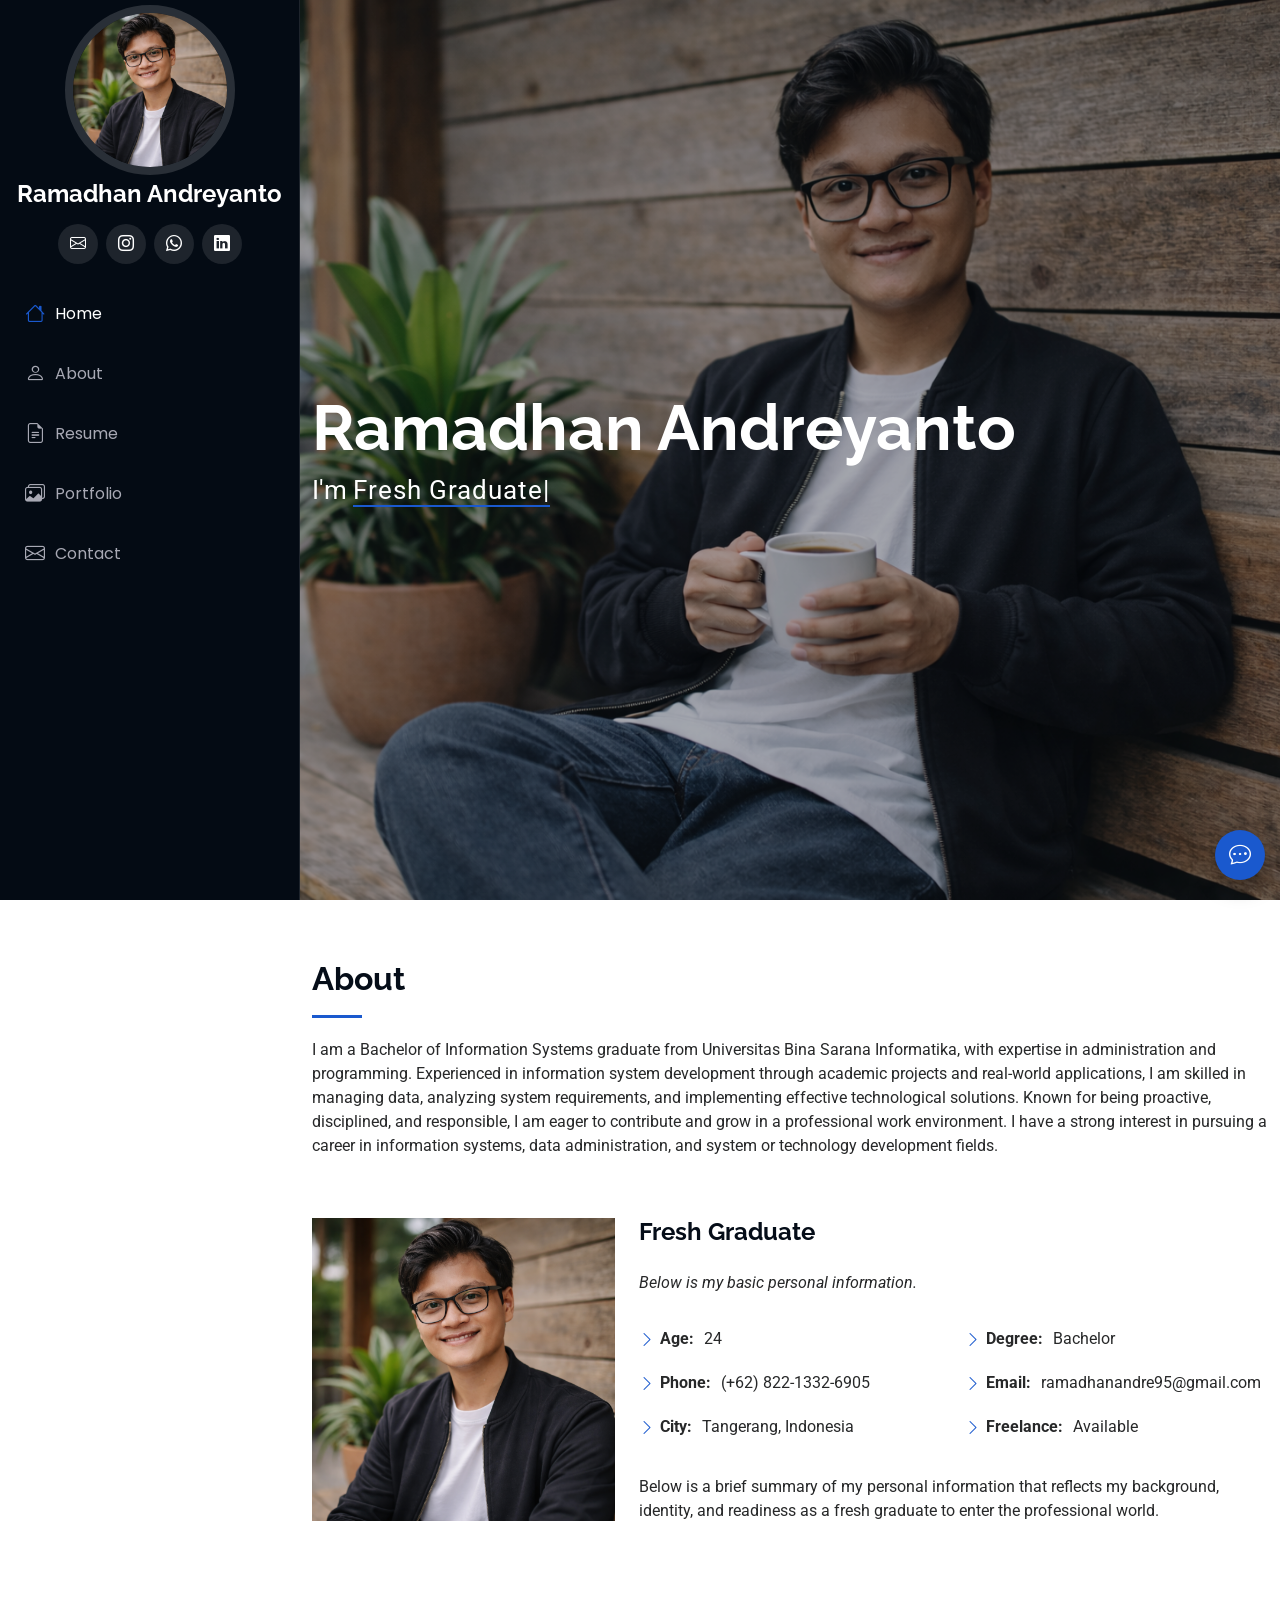
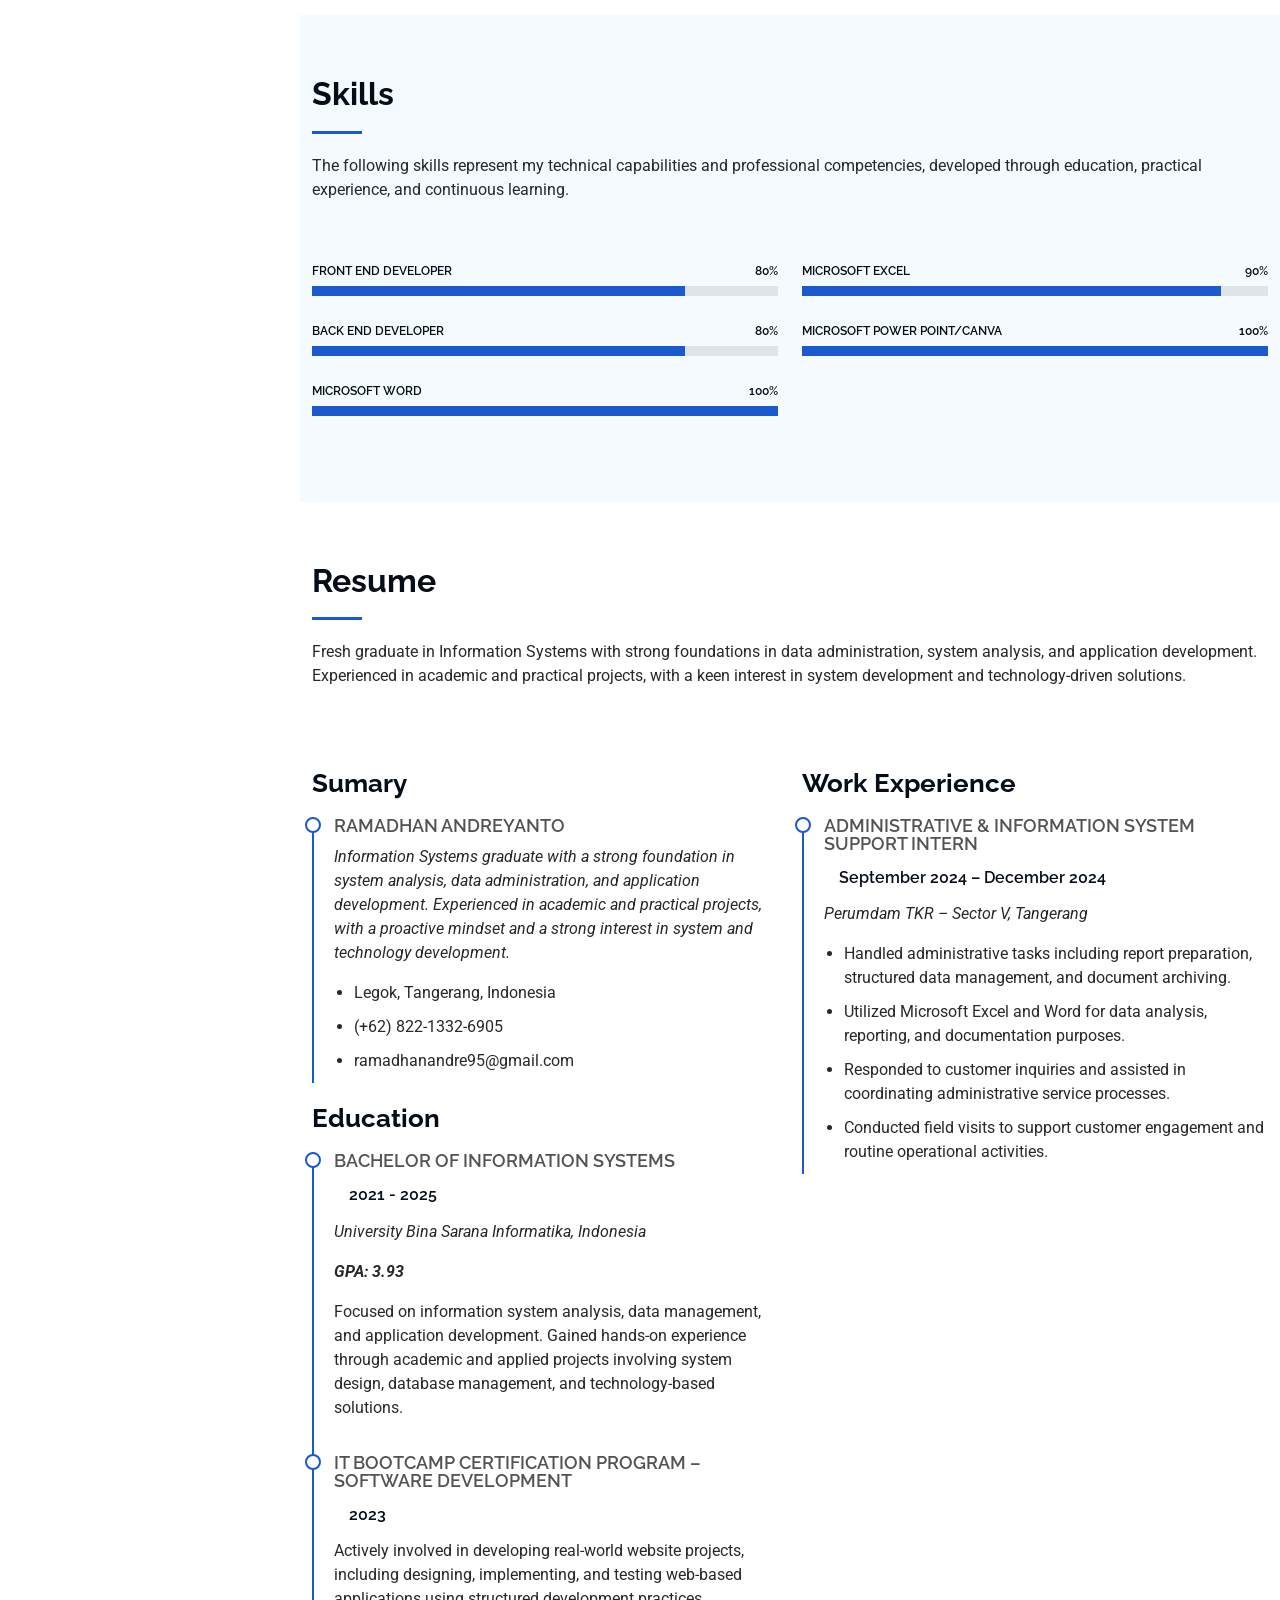
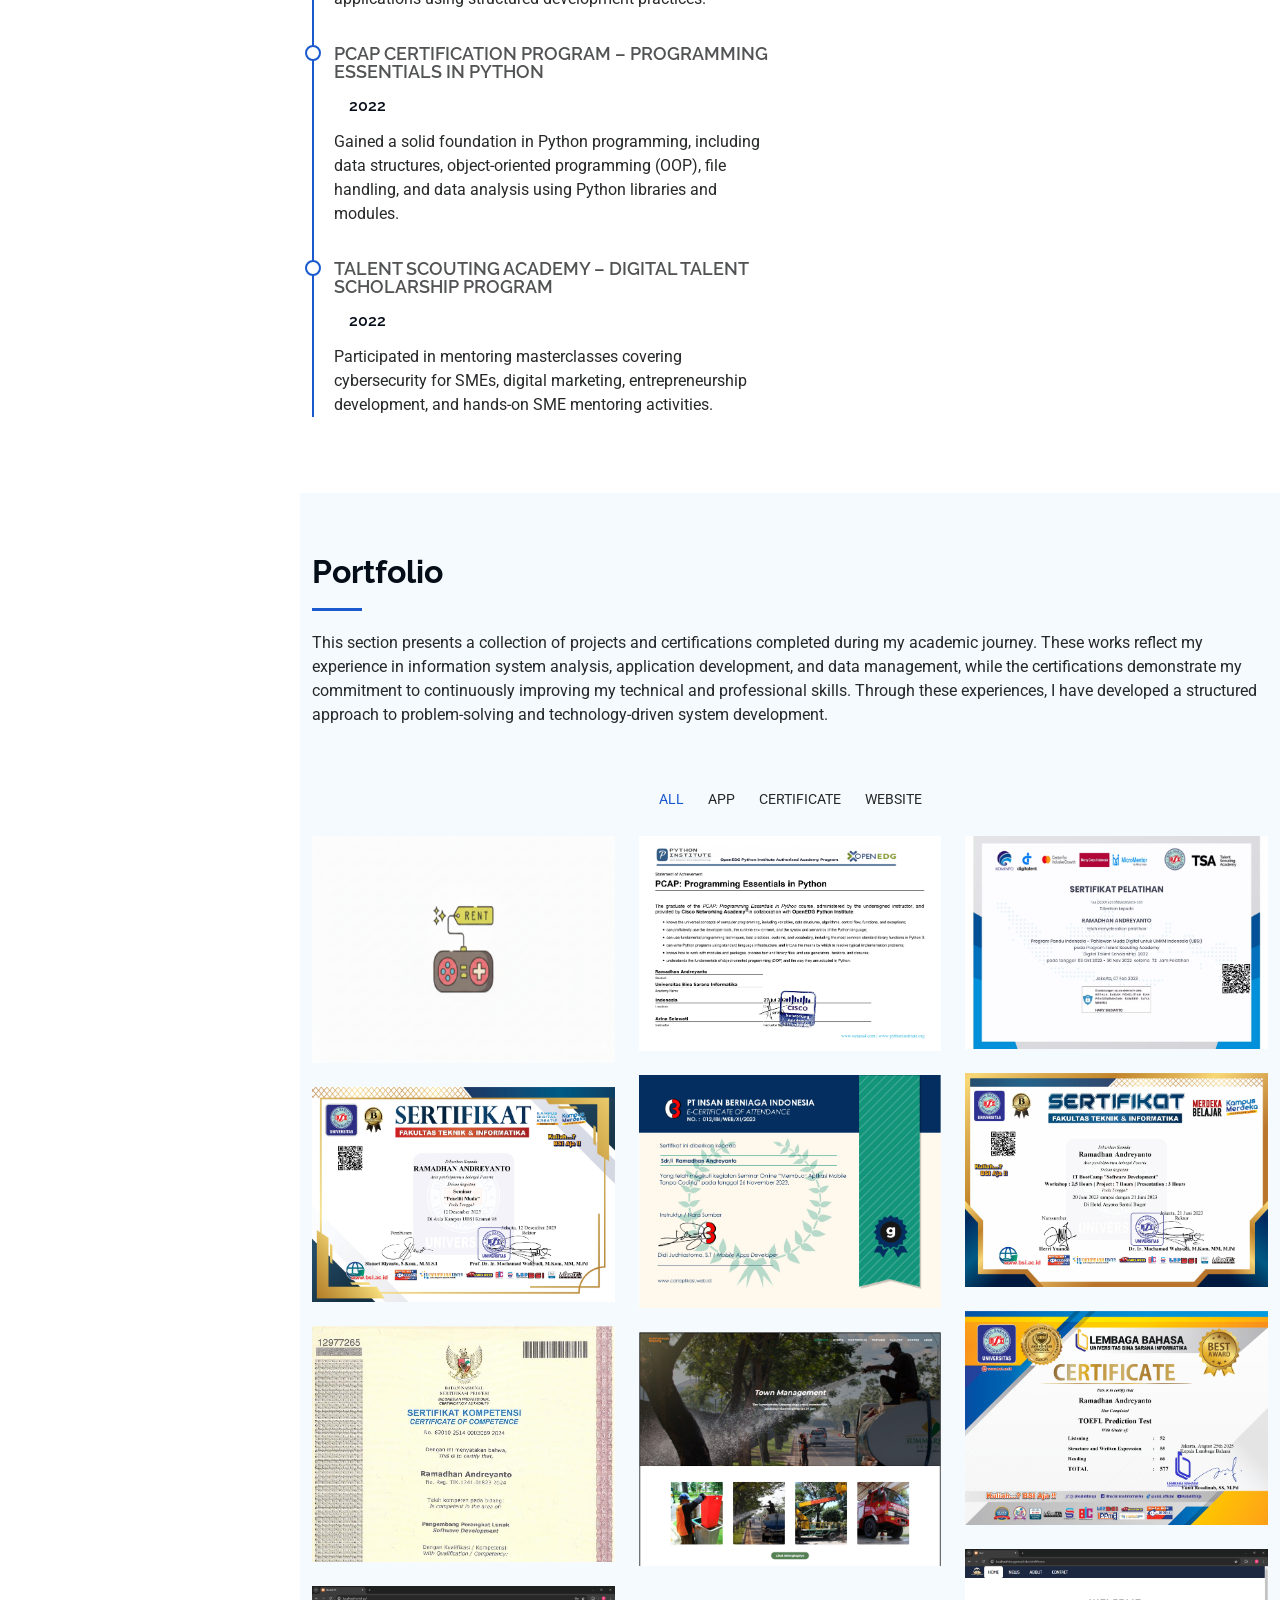
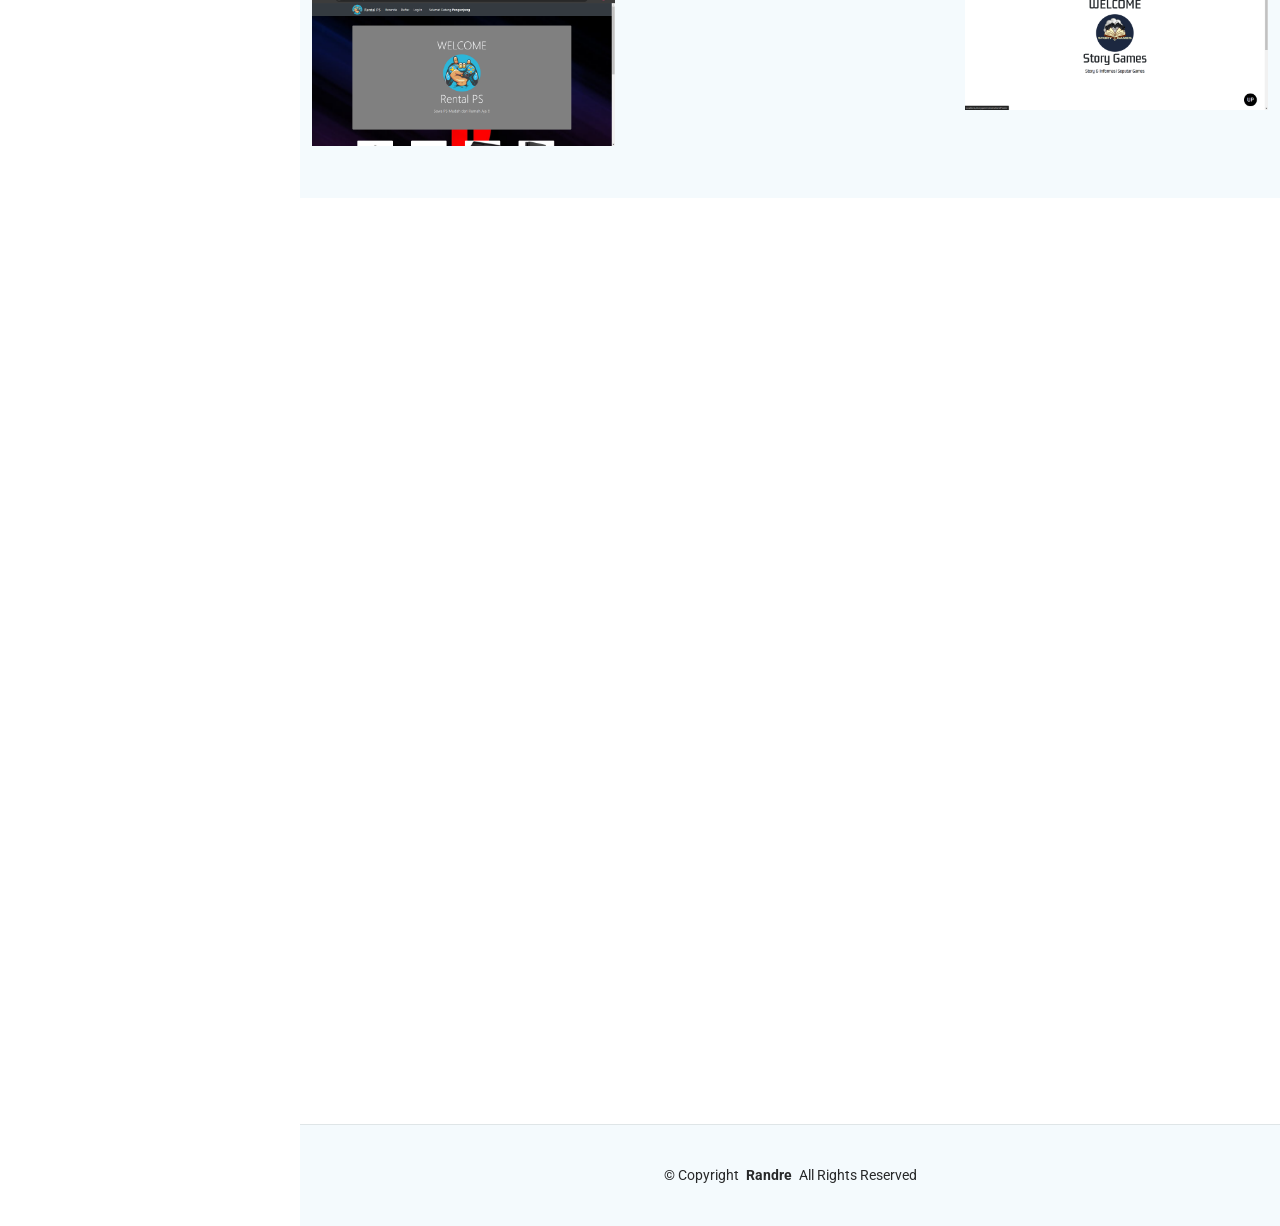
<file: index.html>
<!DOCTYPE html>
<html lang="en">
  <head>
    <meta charset="utf-8" />
    <meta content="width=device-width, initial-scale=1.0" name="viewport" />
    <title>Portofolio - Ramadhan Andreyanto</title>
    <meta content="" name="description" />
    <meta content="" name="keywords" />

    <!-- Favicons -->
    <link href="assets/img/favicon.png" rel="icon" />
    <link href="assets/img/apple-touch-icon.png" rel="apple-touch-icon" />

    <!-- Fonts -->
    <link href="https://fonts.googleapis.com" rel="preconnect" />
    <link href="https://fonts.gstatic.com" rel="preconnect" crossorigin />
    <link
      href="https://fonts.googleapis.com/css2?family=Roboto:ital,wght@0,100;0,300;0,400;0,500;0,700;0,900;1,100;1,300;1,400;1,500;1,700;1,900&family=Poppins:ital,wght@0,100;0,200;0,300;0,400;0,500;0,600;0,700;0,800;0,900;1,100;1,200;1,300;1,400;1,500;1,600;1,700;1,800;1,900&family=Raleway:ital,wght@0,100;0,200;0,300;0,400;0,500;0,600;0,700;0,800;0,900;1,100;1,200;1,300;1,400;1,500;1,600;1,700;1,800;1,900&display=swap"
      rel="stylesheet"
    />

    <!-- Vendor CSS Files -->
    <link href="assets/vendor/bootstrap/css/bootstrap.min.css" rel="stylesheet" />
    <link href="assets/vendor/bootstrap-icons/bootstrap-icons.css" rel="stylesheet" />
    <link href="assets/vendor/aos/aos.css" rel="stylesheet" />
    <link href="assets/vendor/glightbox/css/glightbox.min.css" rel="stylesheet" />
    <link href="assets/vendor/swiper/swiper-bundle.min.css" rel="stylesheet" />

    <!-- Main CSS File -->
    <link href="assets/css/main.css" rel="stylesheet" />

    <!-- =======================================================
  * Template Name: iPortfolio
  * Template URL: https://bootstrapmade.com/iportfolio-bootstrap-portfolio-websites-template/
  * Updated: Jun 29 2024 with Bootstrap v5.3.3
  * Author: BootstrapMade.com
  * License: https://bootstrapmade.com/license/
  ======================================================== -->
  </head>

  <body class="index-page">
    <header id="header" class="header dark-background d-flex flex-column">
      <i class="header-toggle d-xl-none bi bi-list"></i>

<div class="profile-3d" >
  <img src="assets/img/pp.png" alt="Profile" class="profile-photo img-fluid rounded-circle" />
</div>

     <a href="index.html" class="logo d-flex align-items-center justify-content-center">
        <!-- Uncomment the line below if you also wish to use an image logo -->
        <!-- <img src="assets/img/logo.png" alt=""> -->
        <h1 class="sitename">Ramadhan Andreyanto</h1>
      </a>

      <div class="social-links text-center">
        <a href="mailto:ramahdanandre95@gmail.com" class="email"><i class="bi bi-envelope"></i></a>
        <a href="https://www.instagram.com/randre_yo?igsh=MXN0MmU5aXhndzZiaQ==" class="instagram"><i class="bi bi-instagram"></i></a>
        <a href="https://wa.me/6282213326905" target="_blank" class="wa">
          <i class="bi bi-whatsapp"></i>
        </a>
        <a href="https://www.linkedin.com/in/ramadhan-andreyanto-952530307/" class="linkedin"><i class="bi bi-linkedin"></i></a>
      </div>

      <nav id="navmenu" class="navmenu">
        <ul>
          <li>
            <a href="#hero" class="active"><i class="bi bi-house navicon"></i>Home</a>
          </li>
          <li>
            <a href="#about"><i class="bi bi-person navicon"></i> About</a>
          </li>
          <li>
            <a href="#resume"><i class="bi bi-file-earmark-text navicon"></i> Resume</a>
          </li>
          <li>
            <a href="#portfolio"><i class="bi bi-images navicon"></i> Portfolio</a>
          </li>
          <li>
            <a href="#contact"><i class="bi bi-envelope navicon"></i> Contact</a>
          </li>
        </ul>
      </nav>
    </header>

    <main class="main">
      <!-- Hero Section -->
      <section id="hero" class="hero section dark-background">
        <img src="assets/img/background-img.png" alt="" data-aos="fade-in" class="" />

        <div class="container" data-aos="fade-up" data-aos-delay="100">
          <h2>Ramadhan Andreyanto</h2>
          <p>
            I'm <span class="typed" data-typed-items="Fresh Graduate, Fresh Graduate"></span><span class="typed-cursor typed-cursor--blink" aria-hidden="true"></span
            ><span class="typed-cursor typed-cursor--blink" aria-hidden="true"></span>
          </p>
        </div>
      </section>
      <!-- /Hero Section -->

      <!-- About Section -->
      <section id="about" class="about section">
        <!-- Section Title -->
        <div class="container section-title" data-aos="fade-up">
          <h2>About</h2>
          <p>
            I am a Bachelor of Information Systems graduate from Universitas Bina Sarana Informatika, with expertise in administration and programming. Experienced in information system development through academic projects and real-world
            applications, I am skilled in managing data, analyzing system requirements, and implementing effective technological solutions. Known for being proactive, disciplined, and responsible, I am eager to contribute and grow in a
            professional work environment. I have a strong interest in pursuing a career in information systems, data administration, and system or technology development fields.
          </p>
        </div>
        <!-- End Section Title -->

        <div class="container" data-aos="fade-up" data-aos-delay="100">
          <div class="row gy-4 justify-content-center">
            <div class="col-lg-4">
              <img src="assets/img/pp.png" class="img-fluid" alt="" />
            </div>
            <div class="col-lg-8 content">
              <h2>Fresh Graduate</h2>
              <p class="fst-italic py-3">Below is my basic personal information.</p>
              <div class="row">
                <div class="col-lg-6">
                  <ul>
     <li>
    <i class="bi bi-chevron-right"></i>
    <strong>Age:</strong>
    <span id="age"></span>
</li>

<script>
function calculateAge(birthDate) {
    const today = new Date();
    let age = today.getFullYear() - birthDate.getFullYear();

    const monthDiff = today.getMonth() - birthDate.getMonth();

    if (
        monthDiff < 0 ||
        (monthDiff === 0 && today.getDate() < birthDate.getDate())
    ) {
        age--;
    }

    return age;
}

const birthDate = new Date(2002, 10, 15); // Bulan dimulai dari 0, jadi November = 10
document.getElementById("age").textContent = calculateAge(birthDate);
</script>

                    <li><i class="bi bi-chevron-right"></i> <strong>Phone:</strong> <span>(+62) 822-1332-6905</span></li>
                    <li><i class="bi bi-chevron-right"></i> <strong>City:</strong> <span>Tangerang, Indonesia</span></li>
                  </ul>
                </div>
                <div class="col-lg-6">
                  <ul>
                    <li><i class="bi bi-chevron-right"></i> <strong>Degree:</strong> <span>Bachelor</span></li>
                    <li><i class="bi bi-chevron-right"></i> <strong>Email:</strong> <span>ramadhanandre95@gmail.com</span></li>
                    <li><i class="bi bi-chevron-right"></i> <strong>Freelance:</strong> <span>Available</span></li>
                  </ul>
                </div>
              </div>
              <p class="py-3">Below is a brief summary of my personal information that reflects my background, identity, and readiness as a fresh graduate to enter the professional world.</p>
            </div>
          </div>
        </div>
      </section>
      <!-- /About Section -->

      <!-- Skills Section -->
      <section id="skills" class="skills section light-background">
        <!-- Section Title -->
        <div class="container section-title" data-aos="fade-up">
          <h2>Skills</h2>
          <p>The following skills represent my technical capabilities and professional competencies, developed through education, practical experience, and continuous learning.</p>
        </div>
        <!-- End Section Title -->

        <div class="container" data-aos="fade-up" data-aos-delay="100">
          <div class="row skills-content skills-animation">
            <div class="col-lg-6">
              <div class="progress">
                <span class="skill"><span>Front End Developer</span> <i class="val">80%</i></span>
                <div class="progress-bar-wrap">
                  <div class="progress-bar" role="progressbar" aria-valuenow="80" aria-valuemin="0" aria-valuemax="100"></div>
                </div>
              </div>
              <!-- End Skills Item -->

              <div class="progress">
                <span class="skill"><span>Back End Developer</span> <i class="val">80%</i></span>
                <div class="progress-bar-wrap">
                  <div class="progress-bar" role="progressbar" aria-valuenow="80" aria-valuemin="0" aria-valuemax="100"></div>
                </div>
              </div>
              <!-- End Skills Item -->

              <div class="progress">
                <span class="skill"><span>Microsoft Word</span> <i class="val">100%</i></span>
                <div class="progress-bar-wrap">
                  <div class="progress-bar" role="progressbar" aria-valuenow="100" aria-valuemin="0" aria-valuemax="100"></div>
                </div>
              </div>
              <!-- End Skills Item -->
            </div>

            <div class="col-lg-6">
              <div class="progress">
                <span class="skill"><span>Microsoft Excel</span> <i class="val">90%</i></span>
                <div class="progress-bar-wrap">
                  <div class="progress-bar" role="progressbar" aria-valuenow="90" aria-valuemin="0" aria-valuemax="100"></div>
                </div>
              </div>
              <!-- End Skills Item -->

              <div class="progress">
                <span class="skill"><span>Microsoft Power Point/Canva</span> <i class="val">100%</i></span>
                <div class="progress-bar-wrap">
                  <div class="progress-bar" role="progressbar" aria-valuenow="100" aria-valuemin="0" aria-valuemax="100"></div>
                </div>
              </div>
              <!-- End Skills Item -->
            </div>
          </div>
        </div>
      </section>
      <!-- /Skills Section -->

      <!-- Resume Section -->
      <section id="resume" class="resume section">
        <!-- Section Title -->
        <div class="container section-title" data-aos="fade-up">
          <h2>Resume</h2>
          <p>
            Fresh graduate in Information Systems with strong foundations in data administration, system analysis, and application development. Experienced in academic and practical projects, with a keen interest in system development and
            technology-driven solutions.
          </p>
        </div>
        <!-- End Section Title -->

        <div class="container">
          <div class="row">
            <div class="col-lg-6" data-aos="fade-up" data-aos-delay="100">
              <h3 class="resume-title">Sumary</h3>

              <div class="resume-item pb-0">
                <h4>Ramadhan Andreyanto</h4>
                <p>
                  <em
                    >Information Systems graduate with a strong foundation in system analysis, data administration, and application development. Experienced in academic and practical projects, with a proactive mindset and a strong interest
                    in system and technology development.</em
                  >
                </p>
                <ul>
                  <li>Legok, Tangerang, Indonesia</li>
                  <li>(+62) 822-1332-6905</li>
                  <li>ramadhanandre95@gmail.com</li>
                </ul>
              </div>
              <!-- Edn Resume Item -->
              <h3 class="resume-title">Education</h3>
              <div class="resume-item">
                <h4>BACHELOR OF INFORMATION SYSTEMS</h4>
                <h5>2021 - 2025</h5>
                <p><em>University Bina Sarana Informatika, Indonesia</em></p>
                <p>
                  <strong><em>GPA: 3.93</em></strong>
                </p>
                <p>
                  Focused on information system analysis, data management, and application development. Gained hands-on experience through academic and applied projects involving system design, database management, and technology-based
                  solutions.
                </p>
              </div>
              <!-- Edn Resume Item -->

              <div class="resume-item">
                <h4>IT BOOTCAMP CERTIFICATION PROGRAM – SOFTWARE DEVELOPMENT</h4>
                <h5>2023</h5>
                <p>Actively involved in developing real-world website projects, including designing, implementing, and testing web-based applications using structured development practices.</p>
              </div>
              <!-- Edn Resume Item -->

              <div class="resume-item">
                <h4>PCAP CERTIFICATION PROGRAM – PROGRAMMING ESSENTIALS IN PYTHON</h4>
                <h5>2022</h5>
                <p>Gained a solid foundation in Python programming, including data structures, object-oriented programming (OOP), file handling, and data analysis using Python libraries and modules.</p>
              </div>
              <!-- Edn Resume Item -->

              <div class="resume-item">
                <h4>TALENT SCOUTING ACADEMY – DIGITAL TALENT SCHOLARSHIP PROGRAM</h4>
                <h5>2022</h5>
                <p>Participated in mentoring masterclasses covering cybersecurity for SMEs, digital marketing, entrepreneurship development, and hands-on SME mentoring activities.</p>
              </div>
              <!-- Edn Resume Item -->
            </div>

            <div class="col-lg-6" data-aos="fade-up" data-aos-delay="200">
              <h3 class="resume-title">Work Experience</h3>
              <div class="resume-item">
                <h4>ADMINISTRATIVE & INFORMATION SYSTEM SUPPORT INTERN</h4>
                <h5>September 2024 – December 2024</h5>
                <p><em>Perumdam TKR – Sector V, Tangerang</em></p>
                <ul>
                  <li>Handled administrative tasks including report preparation, structured data management, and document archiving.</li>
                  <li>Utilized Microsoft Excel and Word for data analysis, reporting, and documentation purposes.</li>
                  <li>Responded to customer inquiries and assisted in coordinating administrative service processes.</li>
                  <li>Conducted field visits to support customer engagement and routine operational activities.</li>
                </ul>
              </div>
              <!-- Edn Resume Item -->
            </div>
          </div>
        </div>
      </section>
      <!-- /Resume Section -->

      <!-- Portfolio Section -->
      <section id="portfolio" class="portfolio section light-background">
        <!-- Section Title -->
        <div class="container section-title" data-aos="fade-up">
          <h2>Portfolio</h2>
          <p>
            This section presents a collection of projects and certifications completed during my academic journey. These works reflect my experience in information system analysis, application development, and data management, while the
            certifications demonstrate my commitment to continuously improving my technical and professional skills. Through these experiences, I have developed a structured approach to problem-solving and technology-driven system
            development.
          </p>
        </div>
        <!-- End Section Title -->

        <div class="container">
          <div class="isotope-layout" data-default-filter="*" data-layout="masonry" data-sort="original-order">
            <ul class="portfolio-filters isotope-filters" data-aos="fade-up" data-aos-delay="100">
              <li data-filter="*" class="filter-active">All</li>
              <li data-filter=".filter-app">App</li>
              <li data-filter=".filter-certificate">Certificate</li>
              <li data-filter=".filter-website">Website</li>
                     </ul>
            <!-- End Portfolio Filters -->

            <div class="row gy-4 isotope-container" data-aos="fade-up" data-aos-delay="200">
              <div class="col-lg-4 col-md-6 portfolio-item isotope-item filter-app">
                <div class="portfolio-content h-100">
                  <img src="assets/img/portfolio/rentalpsmobile/00.png" class="img-fluid" alt="" />
                  <div class="portfolio-info">
                    <h4>App Mobile Rent Playstation</h4>
                    <p>A Flutter-based mobile app for managing PlayStation inventory and member data with CRUD functionality using MockAPI.</p>
                    <a href="assets/img/portfolio/sertifikat/Sertifikat Python.jpg" title="App Mobile Rent Playstation" data-gallery="portfolio-gallery-app" class="glightbox preview-link"><i class="bi bi-zoom-in"></i></a>
                    <a href="app-mobile-rent-ps.html" title="More Details" class="details-link"><i class="bi bi-link-45deg"></i></a>
                  </div>
                </div>
              </div>
              <!-- End Portfolio Item -->

              <div class="col-lg-4 col-md-6 portfolio-item isotope-item filter-certificate">
                <div class="portfolio-content h-100">
                  <img src="assets/img/portfolio/sertifikat/Sertifikat Python.jpg" class="img-fluid" alt="" />
                  <div class="portfolio-info">
                    <h4>Certificate PCAP Certification Program: Programming Essentials in Python</h4>
                    <p>A certification program covering fundamental to intermediate Python programming concepts, including data structures, OOP, file handling, and data analysis.</p>
                    <a href="assets/img/portfolio/sertifikat/Sertifikat Python.jpg" title="Certificate PCAP Certification Program: Programming Essentials in Python" data-gallery="portfolio-gallery-product" class="glightbox preview-link"
                      ><i class="bi bi-zoom-in"></i
                    ></a>
                    <a href="certif-python.html" title="More Details" class="details-link"><i class="bi bi-link-45deg"></i></a>
                  </div>
                </div>
              </div>
              <!-- End Portfolio Item -->

              <div class="col-lg-4 col-md-6 portfolio-item isotope-item filter-certificate">
                <div class="portfolio-content h-100">
                  <img src="assets/img/portfolio/sertifikat/Pandu Indo2.jpg" class="img-fluid" alt="" />
                  <div class="portfolio-info">
                    <h4>Certificate Talent Scouting Academy Certification Program – Digital Talent Scholarship</h4>
                    <p>A certification program providing insights into digital technology, cybersecurity, entrepreneurship, and digital marketing through mentoring and hands-on activities.</p>
                    <a
                      href="assets/img/portfolio/sertifikat/Pandu Indo.jpg"
                      title="Certificate Talent Scouting Academy Certification Program – Digital Talent Scholarship"
                      data-gallery="portfolio-gallery-product"
                      class="glightbox preview-link"
                      ><i class="bi bi-zoom-in"></i
                    ></a>
                    <a href="certif-pandu.html" title="More Details" class="details-link"><i class="bi bi-link-45deg"></i></a>
                  </div>
                </div>
              </div>
              <!-- End Portfolio Item -->

              <div class="col-lg-4 col-md-6 portfolio-item isotope-item filter-certificate">
                <div class="portfolio-content h-100">
                  <img src="assets/img/portfolio/sertifikat/Sertifikat Bootcamp.jpg" class="img-fluid" alt="" />
                  <div class="portfolio-info">
                    <h4>Certificate IT BootCamp Certification Program – Software Development</h4>
                    <p>A certification program focused on web-based software development through real-world projects, covering design, implementation, and application testing processes.</p>
                    <a href="assets/img/portfolio/sertifikat/Sertifikat Bootcamp.jpg" title="Certificate IT BootCamp Certification Program – Software Development" data-gallery="portfolio-gallery-product" class="glightbox preview-link"
                      ><i class="bi bi-zoom-in"></i
                    ></a>
                    <a href="certif-bootcamp.html" title="More Details" class="details-link"><i class="bi bi-link-45deg"></i></a>
                  </div>
                </div>
              </div>
              <!-- End Portfolio Item -->

              <div class="col-lg-4 col-md-6 portfolio-item isotope-item filter-certificate">
                <div class="portfolio-content h-100">
                  <img src="assets/img/portfolio/sertifikat/Sertifikat Glide.jpg" class="img-fluid" alt="" />
                  <div class="portfolio-info">
                    <h4>Certificate Glide App Development Certification (No-Code Platform)</h4>
                    <p>A certification demonstrating the ability to build functional no-code applications using Glide for data-driven app development.</p>
                    <a href="assets/img/portfolio/sertifikat/Sertifikat Glide.jpg" title="Certificate Glide App Development Certification (No-Code Platform)" data-gallery="portfolio-gallery-product" class="glightbox preview-link"
                      ><i class="bi bi-zoom-in"></i
                    ></a>
                    <a href="certif-glide.html" title="More Details" class="details-link"><i class="bi bi-link-45deg"></i></a>
                  </div>
                </div>
              </div>
              <!-- End Portfolio Item -->

              <div class="col-lg-4 col-md-6 portfolio-item isotope-item filter-certificate">
                <div class="portfolio-content h-100">
                  <img src="assets/img/portfolio/sertifikat/Sertifikat Peneliti Muda.jpg" class="img-fluid" alt="" />
                  <div class="portfolio-info">
                    <h4>Certificate of Participation – “Young Researcher” Seminar</h4>
                    <p>This certificate is awarded as proof of participation in the “Young Researcher” Seminar organized by the Faculty of Engineering and Informatics, Universitas Bina Sarana Informatika, on December 12, 2023.</p>
                    <a href="assets/img/portfolio/sertifikat/Sertifikat Peneliti Muda.jpg" title="Certificate of Participation – “Young Researcher” Seminar" data-gallery="portfolio-gallery-product" class="glightbox preview-link"
                      ><i class="bi bi-zoom-in"></i
                    ></a>
                    <a href="certif-peneliti.html" title="More Details" class="details-link"><i class="bi bi-link-45deg"></i></a>
                  </div>
                </div>
              </div>
              <!-- End Portfolio Item -->

              <div class="col-lg-4 col-md-6 portfolio-item isotope-item filter-certificate">
                <div class="portfolio-content h-100">
                  <img src="assets/img/portfolio/sertifikat/SERTIFIKAT TOEFL.jpg" class="img-fluid" alt="" />
                  <div class="portfolio-info">
                    <h4>Certificate TOEFL Prediction Test Certificate – Language Center of UBSI</h4>
                    <p>This certificate represents the completion of a TOEFL Prediction Test assessing academic English proficiency in Listening, Structure and Written Expression, and Reading.</p>
                    <a href="assets/img/portfolio/sertifikat/SERTIFIKAT TOEFL.jpg" title="Certificate TOEFL Prediction Test Certificate – Language Center of UBSI" data-gallery="portfolio-gallery-product" class="glightbox preview-link"
                      ><i class="bi bi-zoom-in"></i
                    ></a>
                    <a href="certif-toefl.html" title="More Details" class="details-link"><i class="bi bi-link-45deg"></i></a>
                  </div>
                </div>
              </div>
              <!-- End Portfolio Item -->

              <div class="col-lg-4 col-md-6 portfolio-item isotope-item filter-certificate">
                <div class="portfolio-content h-100">
                  <img src="assets/img/portfolio/sertifikat/SERTIFIKAT KOMPETENSI PROGRAM ANALYST_page-00011.jpg" class="img-fluid" alt="" />
                  <div class="portfolio-info">
                    <h4>Certificate BNSP Certificate Of Competency – Software Development (Program Analyst)</h4>
                    <p>A national professional competency certificate issued by BNSP, validating expertise in software development and program analysis.</p>
                    <a
                      href="assets/img/portfolio/sertifikat/SERTIFIKAT KOMPETENSI PROGRAM ANALYST_page-0001.jpg"
                      title="Certificate BNSP Certificate Of Competency – Software Development (Program Analyst)"
                      data-gallery="portfolio-gallery-product"
                      class="glightbox preview-link"
                      ><i class="bi bi-zoom-in"></i
                    ></a>
                    <a href="certif-analis.html" title="More Details" class="details-link"><i class="bi bi-link-45deg"></i></a>
                  </div>
                </div>
              </div>
              <!-- End Portfolio Item -->

                   <div class="row gy-4 isotope-container" data-aos="fade-up" data-aos-delay="200">
              <div class="col-lg-4 col-md-6 portfolio-item isotope-item filter-website">
                <div class="portfolio-content h-100">
                  <img src="assets/img/portfolio/townmanagement/Picture01.png" class="img-fluid" alt="" />
                  <div class="portfolio-info">
                    <h4>Analysis and Development of a Web-Based Information System for Summarecon Serpong Town Management</h4>
                    <p>This project focuses on developing a web-based information system to support efficient information and service management for Summarecon Serpong Town Management.</p>
                    <a href="assets/img/portfolio/townmanagement/Picture1.png" title="System Analysis and Development of Town Management Information System" data-gallery="portfolio-gallery-app" class="glightbox preview-link"><i class="bi bi-zoom-in"></i></a>
                    <a href="web-townm.html" title="More Details" class="details-link"><i class="bi bi-link-45deg"></i></a>
                  </div>
                </div>
              </div>
              <!-- End Portfolio Item -->

              <div class="row gy-4 isotope-container" data-aos="fade-up" data-aos-delay="200">
              <div class="col-lg-4 col-md-6 portfolio-item isotope-item filter-website">
                <div class="portfolio-content h-100">
                  <img src="assets/img/portfolio/storygames/1.png" class="img-fluid" alt="" />
                  <div class="portfolio-info">
                    <h4>Story Games Website – Front-End Web Project</h4>
                    <p>A front-end website presenting game stories and information using HTML, CSS, and JavaScript.</p>
                    <a href="assets/img/portfolio/storygames/1.png" title="Story Games Website – Front-End Web Project" data-gallery="portfolio-gallery-app" class="glightbox preview-link"><i class="bi bi-zoom-in"></i></a>
                    <a href="web-storyg.html" title="More Details" class="details-link"><i class="bi bi-link-45deg"></i></a>
                  </div>
                </div>
              </div>
              <!-- End Portfolio Item -->

               <div class="row gy-4 isotope-container" data-aos="fade-up" data-aos-delay="200">
              <div class="col-lg-4 col-md-6 portfolio-item isotope-item filter-website">
                <div class="portfolio-content h-100">
                  <img src="assets/img/portfolio/rentalpswebsite/1.png" class="img-fluid" alt="" />
                  <div class="portfolio-info">
                    <h4>PlayStation (PS) Rental Website Management System</h4>
                    <p>A web-based PlayStation rental system for online rentals with admin inventory and reporting features.</p>
                    <a href="assets/img/portfolio/rentalpswebsite/1.png" title="PlayStation (PS) Rental Website Management System" data-gallery="portfolio-gallery-app" class="glightbox preview-link"><i class="bi bi-zoom-in"></i></a>
                    <a href="web-rentps.html" title="More Details" class="details-link"><i class="bi bi-link-45deg"></i></a>
                  </div>
                </div>
              </div>
              <!-- End Portfolio Item -->
            </div>
            <!-- End Portfolio Container -->
          </div>
        </div>
      </section>
      <!-- /Portfolio Section -->


    

      <!-- Contact Section -->
      <section id="contact" class="contact section">
        <!-- Section Title -->
        <div class="container section-title" data-aos="fade-up">
          <h2>Contact</h2>
          <p>Feel free to reach out for professional inquiries, collaboration opportunities, or further discussion. I am always open to connecting and exchanging ideas</p>
        </div>
        <!-- End Section Title -->

        <div class="container" data-aos="fade-up" data-aos-delay="100">
          <div class="row gy-4">
            <div class="col-lg-5">
              <div class="info-wrap">
                <div class="info-item d-flex" data-aos="fade-up" data-aos-delay="200">
                  <i class="bi bi-geo-alt flex-shrink-0"></i>
                  <div>
                    <h3>Address</h3>
                    <p>Perum Legok Indah, Tangerang, Banten</p>
                  </div>
                </div>
                <!-- End Info Item -->

                <div class="info-item d-flex" data-aos="fade-up" data-aos-delay="300">
                  <i class="bi bi-telephone flex-shrink-0"></i>
                  <div>
                    <h3>Contact</h3>
                    <p>(+62) 822-1332-6905</p>
                  </div>
                </div>
                <!-- End Info Item -->

                <div class="info-item d-flex" data-aos="fade-up" data-aos-delay="400">
                  <i class="bi bi-envelope flex-shrink-0"></i>
                  <div>
                    <h3>Email</h3>
                    <p>ramahdanandre95@gmail.com</p>
                  </div>
                </div>
                <!-- End Info Item -->
  <iframe
                  src="https://www.google.com/maps/embed?pb=!1m16!1m11!1m3!1d3!2d106.59406406734128!3d-6.302335287704294!2m2!1f0!2f90!3m2!1i1024!2i768!4f75!3m3!1m2!1s0x2e69fccbe2fa3477%3A0xc4477851817d28fd!2sPerumahan%20Legok%20Indah!4v1767168568714"
                  frameborder="0"
                  style="border: 0; width: 100%; height: 270px"
                  allowfullscreen=""
                  loading="lazy"
                  referrerpolicy="no-referrer-when-downgrade"
                ></iframe>
          
              </div>
            </div>

            <div class="col-lg-7">
   <form id="contact-form" action="mailto:ramadhanandre95@gmail.com" method="post" enctype="text/plain">
          <label for="name">Name:</label><br />
          <input type="text" id="name" name="name" style="width: 100%; padding: 8px " required /><br /><br />

          <label for="email">Email:</label><br />
          <input type="email" id="email" name="email" style="width: 100%; padding: 8px" required /><br /><br />

          <label for="telephone">Contact Number:</label><br />
          <input type="text" id="telephone" name="telephone" style="width: 100%; padding: 8px" required /><br /><br />

          <label for="subject">Subject:</label><br />
          <input type="text" id="subject" name="subject" style="width: 100%; padding: 8px" required /><br /><br />

          <label for="message">Message:</label><br />
          <textarea id="message" name="message" style="width: 100%; height: 150px; padding: 8px" required></textarea><br /><br />

         <input 
  type="submit" 
  value="Send an Email"
  style="
    padding: 12px 28px;
    background: var(--accent-color);
    color: #fff;
    border: none;
    border-radius: 999px;
    cursor: pointer;
    font-size: 15px;
    font-weight: 600;
    transition: all 0.25s ease;
    box-shadow: 0 8px 20px rgba(0,0,0,0.18);
  "
  onmouseover="
    this.style.transform='translateY(2px)';
    this.style.boxShadow='inset 0 4px 10px rgba(0,0,0,0.25)';
  "
  onmouseout="
    this.style.transform='translateY(0)';
    this.style.boxShadow='0 8px 20px rgba(0,0,0,0.18)';
  "
/>

        </form>
            </div>
            <!-- End Contact Form -->
          </div>
        </div>
      </section>
      <!-- /Contact Section -->
    </main>

    <footer id="footer" class="footer position-relative light-background">
      <div class="container">
        <div class="copyright text-center">
          <p>© <span>Copyright</span> <strong class="px-1 sitename">Randre</strong> <span>All Rights Reserved</span></p>
        </div>
      </div>
    </footer>

    <!-- Scroll Top -->
    <a href="#" id="scroll-top" class="scroll-top d-flex align-items-center justify-content-center"><i class="bi bi-arrow-up-short"></i></a>

    <!-- Chatbot Wrapper -->
<div id="chatbot-wrapper">
  <button id="chatbot-btn">
    <i class="bi bi-chat-dots"></i>
  </button>

  <div id="chatbot-box">
    <div class="chat-header">Chat Assistant</div>
    <div class="chat-body" id="chat-body">
      <div class="bot">Halo 👋 Ada yang bisa saya bantu?</div>
    </div>

    <div class="quick-chat" id="quick-chat">
  <button class="quick-btn">👋 Siapa kamu?</button>
  <button class="quick-btn">💼 Skill kamu apa?</button>
  <button class="quick-btn">📊 Pengalaman & Project</button>
  <button class="quick-btn">📞 Kontak</button>
</div>

    <div class="chat-input">
      <input type="text" id="chat-input" placeholder="Tulis pesan..." />
    </div>
  </div>
</div>

    <!-- Preloader -->
    <div id="preloader"></div>

    
    <!-- Vendor JS Files -->
    <script src="assets/vendor/bootstrap/js/bootstrap.bundle.min.js"></script>
    <script src="assets/vendor/php-email-form/validate.js"></script>
    <script src="assets/vendor/aos/aos.js"></script>
    <script src="assets/vendor/typed.js/typed.umd.js"></script>
    <script src="assets/vendor/purecounter/purecounter_vanilla.js"></script>
    <script src="assets/vendor/waypoints/noframework.waypoints.js"></script>
    <script src="assets/vendor/glightbox/js/glightbox.min.js"></script>
    <script src="assets/vendor/imagesloaded/imagesloaded.pkgd.min.js"></script>
    <script src="assets/vendor/isotope-layout/isotope.pkgd.min.js"></script>
    <script src="assets/vendor/swiper/swiper-bundle.min.js"></script>

<script>
  const container = document.querySelector(".profile-3d");
  const image = document.querySelector(".profile-photo");

  container.addEventListener("mousemove", (e) => {
    const rect = container.getBoundingClientRect();
    const x = e.clientX - rect.left;
    const y = e.clientY - rect.top;

    const centerX = rect.width / 2;
    const centerY = rect.height / 2;

    // dibatasi supaya tidak berlebihan
    const rotateX = -(y - centerY) / 10;
    const rotateY = (x - centerX) / 10;

    image.style.transform = `
      perspective(1000px)
      rotateX(${rotateX}deg)
      rotateY(${rotateY}deg)
    `;

    image.style.boxShadow = `
      ${-rotateY * 2}px ${rotateX * 2}px 30px rgba(0,0,0,0.25)
    `;
  });

  container.addEventListener("mouseleave", () => {
    image.style.transform = `
      perspective(1000px)
      rotateX(0deg)
      rotateY(0deg)
    `;
    image.style.boxShadow = `0 10px 25px rgba(0,0,0,0.15)`;
  });
</script>

<script>
  const chatbotBtn = document.getElementById("chatbot-btn");
  const chatbotBox = document.getElementById("chatbot-box");
  const chatbotWrapper = document.getElementById("chatbot-wrapper");
  const scrollTopBtn = document.getElementById("scroll-top");

  const input = document.getElementById("chat-input");
  const body = document.getElementById("chat-body");
  const quickChat = document.getElementById("quick-chat");

  // Toggle chatbot
  chatbotBtn.addEventListener("click", () => {
    chatbotBox.classList.toggle("active");
    quickChat.style.display = "flex";
  });

  window.addEventListener("scroll", () => {
    chatbotWrapper.classList.toggle(
      "shift-up",
      scrollTopBtn.classList.contains("active")
    );
  });

  // === SEND MESSAGE (USER) ===
  function sendMessage(text) {
    body.innerHTML += `<div class="user">${text}</div>`;
    body.scrollTop = body.scrollHeight;
  }

function animateQuickToChatPrecise(btn, text) {
  // 1. Buat bubble user sementara (invisible)
  const tempBubble = document.createElement("div");
  tempBubble.className = "user temp";
  tempBubble.textContent = text;
  body.appendChild(tempBubble);

  body.scrollTop = body.scrollHeight;

  // 2. Ambil posisi target bubble
  const targetRect = tempBubble.getBoundingClientRect();
  const btnRect = btn.getBoundingClientRect();

  // 3. Buat elemen animasi
  const fly = document.createElement("div");
  fly.className = "fly-message";
  fly.textContent = text;

  fly.style.left = btnRect.left + "px";
  fly.style.top = btnRect.top + "px";

  document.body.appendChild(fly);

  // 4. Trigger animasi ke posisi bubble
  requestAnimationFrame(() => {
    fly.style.transform = `translate(
      ${targetRect.left - btnRect.left}px,
      ${targetRect.top - btnRect.top}px
    )`;
    fly.style.opacity = "0";
  });

  // 5. Cleanup & tampilkan bubble asli
  setTimeout(() => {
    fly.remove();
    tempBubble.classList.remove("temp");
  }, 450);
}



  // === BOT REPLY (LOGIC LAMA KAMU) ===
  function getBotReply(userMsg) {
    const msg = userMsg.toLowerCase();
    let botReply = "";

 // === INTENT: SIAPA KAMU PROFIL ===
      if (
        msg.includes("siapa") ||
        msg.includes("siapa kamu") ||
        msg.includes("kamu siapa") ||
        msg.includes("ini siapa") ||
          msg.includes("profil") ||
   msg.includes("tentang anda") ||
  msg.includes("about")
      ) {
        botReply =
    "Saya adalah Ramadhan Andreyanto, mahasiswa Sistem Informasi dengan pengalaman magang di PERUMDAM sebagai admin pengelola data 😊 \n\n" +
    "Saya tertarik di bidang System Analyst, Web Development, serta pengolahan data seperti Data Analyst dan Data Entry.";
}


// === INTENT: SKILL ===
else if (
  msg.includes("skill") ||
  msg.includes("keahlian") ||
  msg.includes("bisa apa") ||
  msg.includes("kemampuan")
) {
  botReply =
    "Beberapa skill yang saya miliki antara lain:\n" +
    "• Web Development (HTML, CSS, JavaScript)\n" +
    "• Backend menggunakan CodeIgniter 3 & PHP\n" +
    "• Database MySQL\n" +
    "• Microsoft (Word, Excel, Power Point) & Canva\n" +
    "• Administrasi & pengelolaan data\n" +
    "• Data entry dan pengolahan data dasar\n\n" +
    "Saya juga memiliki ketertarikan untuk berkembang di bidang Data Analyst 📊";
}

// === INTENT: PENGALAMAN ===
else if (
  msg.includes("pengalaman") ||
   msg.includes("kerja") ||
  msg.includes("project") ||
  msg.includes("magang") ||
  msg.includes("portofolio") ||
  msg.includes("experience")
) {
  botReply =
    "Saya memiliki pengalaman magang di PERUMDAM, dengan peran sebagai admin yang bertugas mengelola dan memproses data pelanggan.\n\n" +
    "Selain itu, saya juga mengerjakan beberapa project website seperti:\n" +
    "• Sistem kasir & sistem informasi berbasis web\n" +
    "• Portal berita menggunakan CodeIgniter 3\n" +
    "• Website portofolio pribadi\n\n" +
    "Pengalaman tersebut membuat saya terbiasa bekerja dengan data secara rapi dan terstruktur.";
}


// === INTENT: DATA ===
else if (
  msg.includes("data analyst") ||
  msg.includes("data analysis") ||
  msg.includes("data entry") ||
  msg.includes("olah data")
) {
  botReply =
    "Saya memiliki ketertarikan di bidang Data Analyst dan Data Entry 📊\n" +
    "Saya terbiasa melakukan input, validasi, dan pengolahan data, serta tertarik untuk mengembangkan kemampuan analisis data lebih lanjut.";
}


      // === INTENT: KONTAK ===
      else if (
        msg.includes("kontak") ||
        msg.includes("hubungi") ||
        msg.includes("nomor") ||
        msg.includes("wa")
      ) {
        botReply = "Kamu bisa menghubungi saya melalui WhatsApp di 0822-1332-6905 📞";
      }


      // === INTENT: TERIMA KASIH ===
      else if (
        msg.includes("terima kasih") ||
        msg.includes("thanks") ||
        msg.includes("thx") ||
        msg.includes("makasih")
      ) {
        botReply = "Sama-sama 😊 Senang bisa membantu!";
      }

      // === DEFAULT ===
      else {
        botReply = "Maaf, saya belum memahami pertanyaan tersebut.\nSilahkan hubungi langsung di 0822-1332-6905 ya 🙂";
      }

  

    setTimeout(() => {
      body.innerHTML += `<div class="bot">${botReply}</div>`;
      body.scrollTop = body.scrollHeight;
    }, 400);
  }

  // === INPUT MANUAL ===
input.addEventListener("keypress", function (e) {
  if (e.key === "Enter" && this.value.trim() !== "") {
    const text = this.value;
    this.value = "";

    sendMessage(text);
    getBotReply(text);

    // ❌ JANGAN ADA KODE QUICK CHAT DI SINI
  }
});


  // === QUICK CHAT BUTTON ===
document.querySelectorAll(".quick-btn").forEach(btn => {
  btn.addEventListener("click", () => {
    const text = btn.textContent;

    animateQuickToChatPrecise(btn, text);

    setTimeout(() => {
      getBotReply(text);
    }, 500);

    // hanya tombol ini yang hilang
    btn.classList.add("hide");
    setTimeout(() => btn.remove(), 250);
  });
});




</script>

 <script type="text/javascript">
      document.getElementById("contact-form").addEventListener("submit", function (event) {
        event.preventDefault(); // Mencegah pengiriman form default

        // Membuat tautan mailto
        const name = encodeURIComponent(document.getElementById("name").value);
        const email = encodeURIComponent(document.getElementById("email").value);
        const telephone = encodeURIComponent(document.getElementById("telephone").value);
        const subject = encodeURIComponent(document.getElementById("subject").value);
        const message = encodeURIComponent(document.getElementById("message").value);

        const mailtoLink = `mailto:ramadhanandre95@gmail.com?subject=${subject}&body=Nama: ${name}%0AEmail: ${email}%0ATelepon: ${telephone}%0A%0A${message}`;

        // Membuka tautan mailto di aplikasi email
        window.location.href = mailtoLink;
      });
    </script>

    <!-- Main JS File -->
    <script src="assets/js/main.js"></script>
  </body>
</html>
</file>
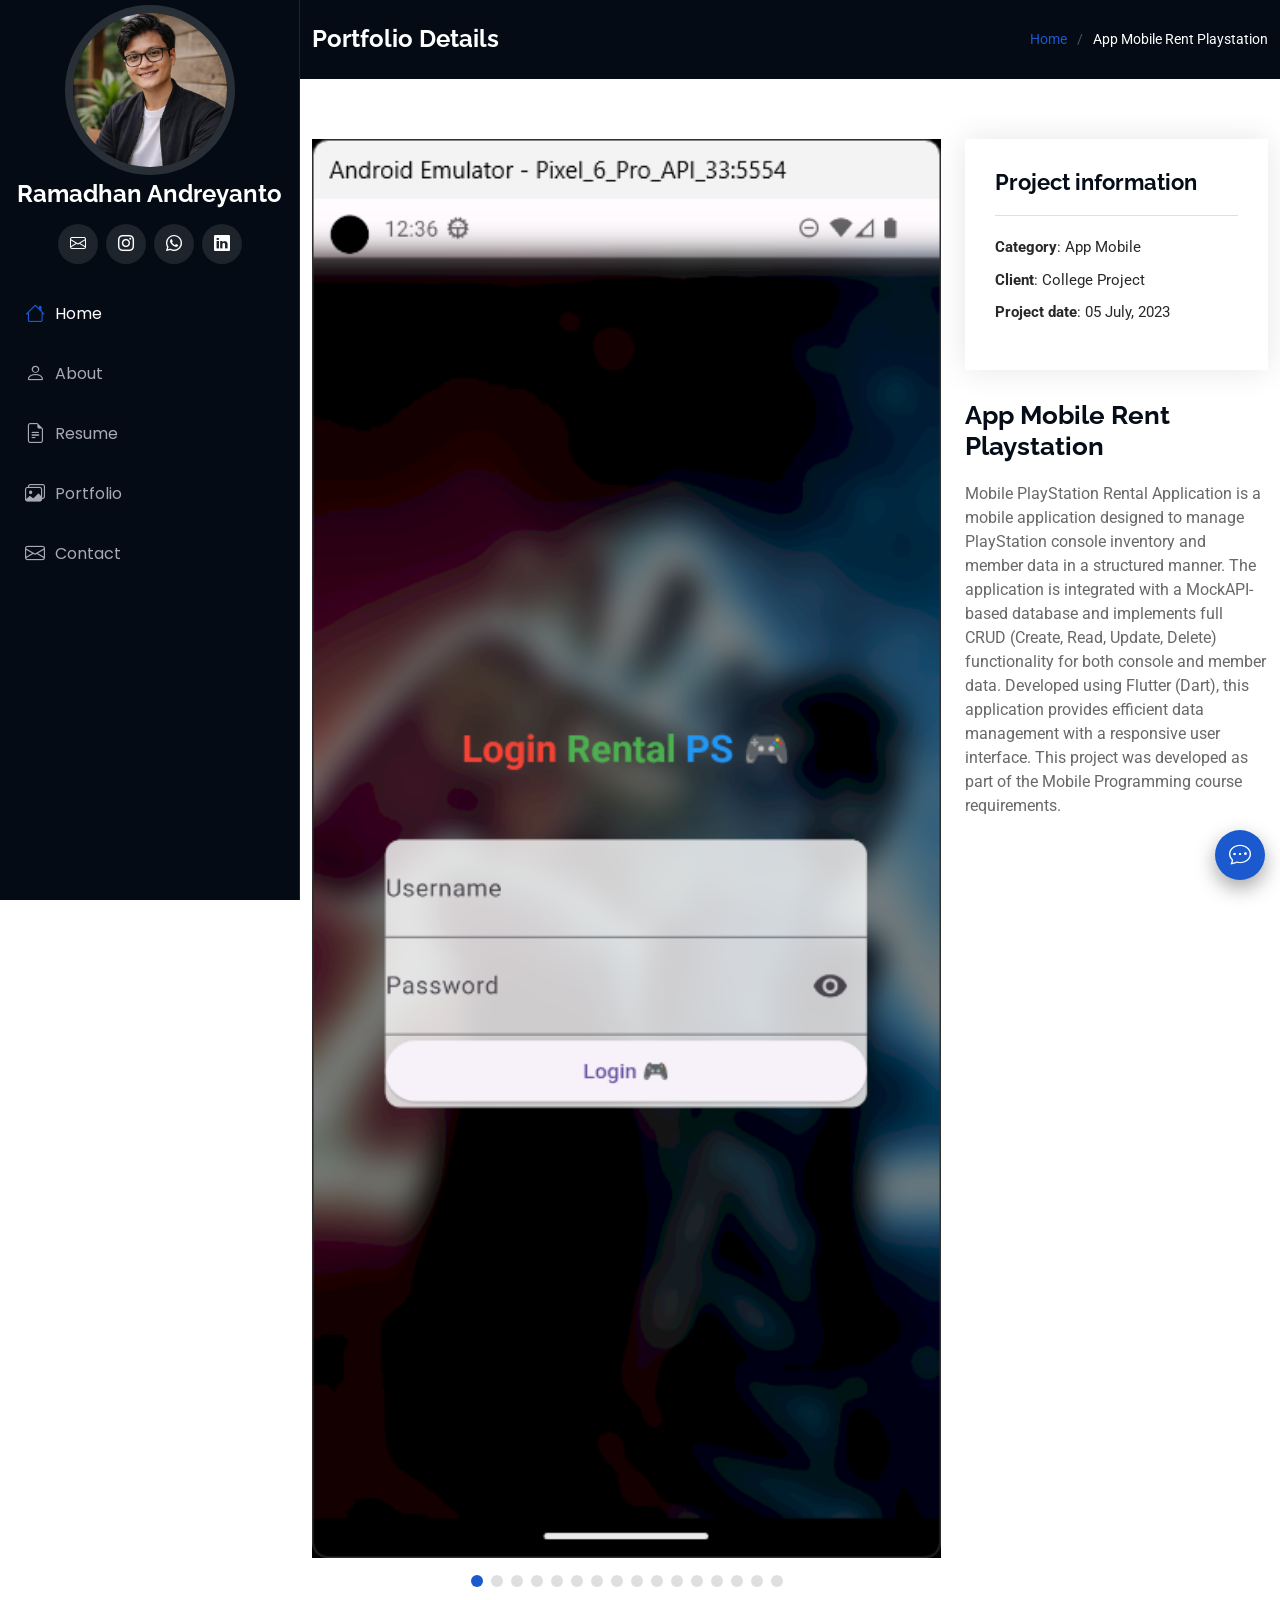
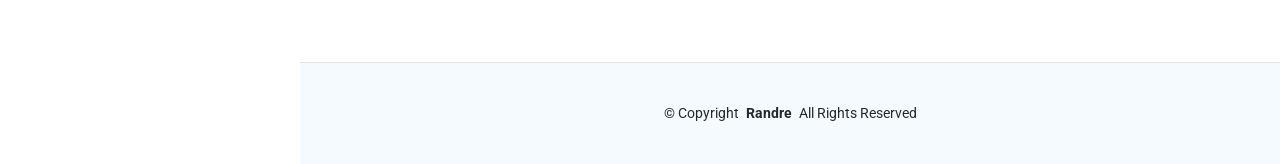
<file: app-mobile-rent-ps.html>
<!DOCTYPE html>
<html lang="en">
  <head>
    <meta charset="utf-8" />
    <meta content="width=device-width, initial-scale=1.0" name="viewport" />
    <title>Portfolio Details - App Mobile Rent Playstation</title>
    <meta content="" name="description" />
    <meta content="" name="keywords" />

    <!-- Favicons -->
    <link href="assets/img/favicon.png" rel="icon" />
    <link href="assets/img/apple-touch-icon.png" rel="apple-touch-icon" />

    <!-- Fonts -->
    <link href="https://fonts.googleapis.com" rel="preconnect" />
    <link href="https://fonts.gstatic.com" rel="preconnect" crossorigin />
    <link
      href="https://fonts.googleapis.com/css2?family=Roboto:ital,wght@0,100;0,300;0,400;0,500;0,700;0,900;1,100;1,300;1,400;1,500;1,700;1,900&family=Poppins:ital,wght@0,100;0,200;0,300;0,400;0,500;0,600;0,700;0,800;0,900;1,100;1,200;1,300;1,400;1,500;1,600;1,700;1,800;1,900&family=Raleway:ital,wght@0,100;0,200;0,300;0,400;0,500;0,600;0,700;0,800;0,900;1,100;1,200;1,300;1,400;1,500;1,600;1,700;1,800;1,900&display=swap"
      rel="stylesheet"
    />

    <!-- Vendor CSS Files -->
    <link href="assets/vendor/bootstrap/css/bootstrap.min.css" rel="stylesheet" />
    <link href="assets/vendor/bootstrap-icons/bootstrap-icons.css" rel="stylesheet" />
    <link href="assets/vendor/aos/aos.css" rel="stylesheet" />
    <link href="assets/vendor/glightbox/css/glightbox.min.css" rel="stylesheet" />
    <link href="assets/vendor/swiper/swiper-bundle.min.css" rel="stylesheet" />

    <!-- Main CSS File -->
    <link href="assets/css/main.css" rel="stylesheet" />

    <!-- =======================================================
  * Template Name: iPortfolio
  * Template URL: https://bootstrapmade.com/iportfolio-bootstrap-portfolio-websites-template/
  * Updated: Jun 29 2024 with Bootstrap v5.3.3
  * Author: BootstrapMade.com
  * License: https://bootstrapmade.com/license/
  ======================================================== -->
  </head>

  <body class="portfolio-details-page">
    <header id="header" class="header dark-background d-flex flex-column">
      <i class="header-toggle d-xl-none bi bi-list"></i>
      <div class="profile-3d">
        <img src="assets/img/pp.png" alt="Profile" class="profile-photo img-fluid rounded-circle" />
      </div>

      <a href="index.html" class="logo d-flex align-items-center justify-content-center">
        <!-- Uncomment the line below if you also wish to use an image logo -->
        <!-- <img src="assets/img/logo.png" alt=""> -->
        <h1 class="sitename">Ramadhan Andreyanto</h1>
      </a>

      <div class="social-links text-center">
        <a href="mailto:ramahdanandre95@gmail.com" class="email"><i class="bi bi-envelope"></i></a>
        <a href="https://www.instagram.com/randre_yo?igsh=MXN0MmU5aXhndzZiaQ==" class="instagram"><i class="bi bi-instagram"></i></a>
        <a href="https://wa.me/6282213326905" target="_blank" class="wa">
          <i class="bi bi-whatsapp"></i>
        </a>
        <a href="https://www.linkedin.com/in/ramadhan-andreyanto-952530307/" class="linkedin"><i class="bi bi-linkedin"></i></a>
      </div>

      <nav id="navmenu" class="navmenu">
        <ul>
          <li>
            <a href="index.html" class="active"><i class="bi bi-house navicon"></i>Home</a>
          </li>
          <li>
            <a href="index.html#about"><i class="bi bi-person navicon"></i> About</a>
          </li>
          <li>
            <a href="index.html#resume"><i class="bi bi-file-earmark-text navicon"></i> Resume</a>
          </li>
          <li>
            <a href="index.html#portfolio"><i class="bi bi-images navicon"></i> Portfolio</a>
          </li>
          <li>
            <a href="index.html#contact"><i class="bi bi-envelope navicon"></i> Contact</a>
          </li>
        </ul>
      </nav>
    </header>

    <main class="main">
      <!-- Page Title -->
      <div class="page-title dark-background">
        <div class="container d-lg-flex justify-content-between align-items-center">
          <h1 class="mb-2 mb-lg-0">Portfolio Details</h1>
          <nav class="breadcrumbs">
            <ol>
              <li><a href="index.html">Home</a></li>
              <li class="current">App Mobile Rent Playstation</li>
            </ol>
          </nav>
        </div>
      </div>
      <!-- End Page Title -->

      <!-- Portfolio Details Section -->
      <section id="portfolio-details" class="portfolio-details section">
        <div class="container" data-aos="fade-up" data-aos-delay="100">
          <div class="row gy-4">
            <div class="col-lg-8">
              <div class="portfolio-details-slider swiper init-swiper">
                <script type="application/json" class="swiper-config">
                  {
                    "loop": true,
                    "speed": 600,
                    "autoplay": {
                      "delay": 5000
                    },
                    "slidesPerView": "auto",
                    "pagination": {
                      "el": ".swiper-pagination",
                      "type": "bullets",
                      "clickable": true
                    }
                  }
                </script>

                <div class="swiper-wrapper align-items-center">
                  <div class="swiper-slide">
                    <img src="assets\img\portfolio\rentalpsmobile\1.png" alt="" />
                  </div>

                  <div class="swiper-slide">
                    <img src="assets\img\portfolio\rentalpsmobile\2.png" alt="" />
                  </div>

                  <div class="swiper-slide">
                    <img src="assets\img\portfolio\rentalpsmobile\3.png" alt="" />
                  </div>

                  <div class="swiper-slide">
                    <img src="assets\img\portfolio\rentalpsmobile\4.png" alt="" />
                  </div>

                  <div class="swiper-slide">
                    <img src="assets\img\portfolio\rentalpsmobile\5.png" alt="" />
                  </div>

                  <div class="swiper-slide">
                    <img src="assets\img\portfolio\rentalpsmobile\6.png" alt="" />
                  </div>

                  <div class="swiper-slide">
                    <img src="assets\img\portfolio\rentalpsmobile\7.png" alt="" />
                  </div>

                  <div class="swiper-slide">
                    <img src="assets\img\portfolio\rentalpsmobile\8.png" alt="" />
                  </div>

                  <div class="swiper-slide">
                    <img src="assets\img\portfolio\rentalpsmobile\9.png" alt="" />
                  </div>

                  <div class="swiper-slide">
                    <img src="assets\img\portfolio\rentalpsmobile\10.png" alt="" />
                  </div>

                  <div class="swiper-slide">
                    <img src="assets\img\portfolio\rentalpsmobile\11.png" alt="" />
                  </div>

                  <div class="swiper-slide">
                    <img src="assets\img\portfolio\rentalpsmobile\12.png" alt="" />
                  </div>

                  <div class="swiper-slide">
                    <img src="assets\img\portfolio\rentalpsmobile\13.png" alt="" />
                  </div>

                  <div class="swiper-slide">
                    <img src="assets\img\portfolio\rentalpsmobile\14.png" alt="" />
                  </div>

                  <div class="swiper-slide">
                    <img src="assets\img\portfolio\rentalpsmobile\16.png" alt="" />
                  </div>

                  <div class="swiper-slide">
                    <img src="assets\img\portfolio\rentalpsmobile\17.png" alt="" />
                  </div>
                </div>
                <div class="swiper-pagination"></div>
              </div>
            </div>

            <div class="col-lg-4">
              <div class="portfolio-info" data-aos="fade-up" data-aos-delay="200">
                <h3>Project information</h3>
                <ul>
                  <li><strong>Category</strong>: App Mobile</li>
                  <li><strong>Client</strong>: College Project</li>
                  <li><strong>Project date</strong>: 05 July, 2023</li>
                </ul>
              </div>
              <div class="portfolio-description" data-aos="fade-up" data-aos-delay="300">
                <h2>App Mobile Rent Playstation</h2>
                <p>
                  Mobile PlayStation Rental Application is a mobile application designed to manage PlayStation console inventory and member data in a structured manner. The application is integrated with a MockAPI-based database and
                  implements full CRUD (Create, Read, Update, Delete) functionality for both console and member data. Developed using Flutter (Dart), this application provides efficient data management with a responsive user interface. This
                  project was developed as part of the Mobile Programming course requirements.
                </p>
              </div>
            </div>
          </div>
        </div>
      </section>
      <!-- /Portfolio Details Section -->
    </main>

    <footer id="footer" class="footer position-relative light-background">
      <div class="container">
        <div class="copyright text-center">
          <p>© <span>Copyright</span> <strong class="px-1 sitename">Randre</strong> <span>All Rights Reserved</span></p>
        </div>
      </div>
    </footer>

    <!-- Scroll Top -->
    <a href="#" id="scroll-top" class="scroll-top d-flex align-items-center justify-content-center"><i class="bi bi-arrow-up-short"></i></a>

    <!-- Chatbot Wrapper -->
    <div id="chatbot-wrapper">
      <button id="chatbot-btn">
        <i class="bi bi-chat-dots"></i>
      </button>

      <div id="chatbot-box">
        <div class="chat-header">Chat Assistant</div>
        <div class="chat-body" id="chat-body">
          <div class="bot">Halo 👋 Ada yang bisa saya bantu?</div>
        </div>

        <div class="quick-chat" id="quick-chat">
          <button class="quick-btn">👋 Siapa kamu?</button>
          <button class="quick-btn">💼 Skill kamu apa?</button>
          <button class="quick-btn">📊 Pengalaman & Project</button>
          <button class="quick-btn">📞 Kontak</button>
        </div>

        <div class="chat-input">
          <input type="text" id="chat-input" placeholder="Tulis pesan..." />
        </div>
      </div>
    </div>

    <!-- Preloader -->
    <div id="preloader"></div>

    <!-- Vendor JS Files -->
    <script src="assets/vendor/bootstrap/js/bootstrap.bundle.min.js"></script>
    <script src="assets/vendor/php-email-form/validate.js"></script>
    <script src="assets/vendor/aos/aos.js"></script>
    <script src="assets/vendor/typed.js/typed.umd.js"></script>
    <script src="assets/vendor/purecounter/purecounter_vanilla.js"></script>
    <script src="assets/vendor/waypoints/noframework.waypoints.js"></script>
    <script src="assets/vendor/glightbox/js/glightbox.min.js"></script>
    <script src="assets/vendor/imagesloaded/imagesloaded.pkgd.min.js"></script>
    <script src="assets/vendor/isotope-layout/isotope.pkgd.min.js"></script>
    <script src="assets/vendor/swiper/swiper-bundle.min.js"></script>

    <script>
      const container = document.querySelector(".profile-3d");
      const image = document.querySelector(".profile-photo");

      container.addEventListener("mousemove", (e) => {
        const rect = container.getBoundingClientRect();
        const x = e.clientX - rect.left;
        const y = e.clientY - rect.top;

        const centerX = rect.width / 2;
        const centerY = rect.height / 2;

        // dibatasi supaya tidak berlebihan
        const rotateX = -(y - centerY) / 10;
        const rotateY = (x - centerX) / 10;

        image.style.transform = `
      perspective(1000px)
      rotateX(${rotateX}deg)
      rotateY(${rotateY}deg)
    `;

        image.style.boxShadow = `
      ${-rotateY * 2}px ${rotateX * 2}px 30px rgba(0,0,0,0.25)
    `;
      });

      container.addEventListener("mouseleave", () => {
        image.style.transform = `
      perspective(1000px)
      rotateX(0deg)
      rotateY(0deg)
    `;
        image.style.boxShadow = `0 10px 25px rgba(0,0,0,0.15)`;
      });
    </script>

    <script>
      const chatbotBtn = document.getElementById("chatbot-btn");
      const chatbotBox = document.getElementById("chatbot-box");
      const chatbotWrapper = document.getElementById("chatbot-wrapper");
      const scrollTopBtn = document.getElementById("scroll-top");

      const input = document.getElementById("chat-input");
      const body = document.getElementById("chat-body");
      const quickChat = document.getElementById("quick-chat");

      // Toggle chatbot
      chatbotBtn.addEventListener("click", () => {
        chatbotBox.classList.toggle("active");
        quickChat.style.display = "flex";
      });

      window.addEventListener("scroll", () => {
        chatbotWrapper.classList.toggle("shift-up", scrollTopBtn.classList.contains("active"));
      });

      // === SEND MESSAGE (USER) ===
      function sendMessage(text) {
        body.innerHTML += `<div class="user">${text}</div>`;
        body.scrollTop = body.scrollHeight;
      }

      function animateQuickToChatPrecise(btn, text) {
        // 1. Buat bubble user sementara (invisible)
        const tempBubble = document.createElement("div");
        tempBubble.className = "user temp";
        tempBubble.textContent = text;
        body.appendChild(tempBubble);

        body.scrollTop = body.scrollHeight;

        // 2. Ambil posisi target bubble
        const targetRect = tempBubble.getBoundingClientRect();
        const btnRect = btn.getBoundingClientRect();

        // 3. Buat elemen animasi
        const fly = document.createElement("div");
        fly.className = "fly-message";
        fly.textContent = text;

        fly.style.left = btnRect.left + "px";
        fly.style.top = btnRect.top + "px";

        document.body.appendChild(fly);

        // 4. Trigger animasi ke posisi bubble
        requestAnimationFrame(() => {
          fly.style.transform = `translate(
      ${targetRect.left - btnRect.left}px,
      ${targetRect.top - btnRect.top}px
    )`;
          fly.style.opacity = "0";
        });

        // 5. Cleanup & tampilkan bubble asli
        setTimeout(() => {
          fly.remove();
          tempBubble.classList.remove("temp");
        }, 450);
      }

      // === BOT REPLY (LOGIC LAMA KAMU) ===
      function getBotReply(userMsg) {
        const msg = userMsg.toLowerCase();
        let botReply = "";

        // === INTENT: SIAPA KAMU PROFIL ===
        if (msg.includes("siapa") || msg.includes("siapa kamu") || msg.includes("kamu siapa") || msg.includes("ini siapa") || msg.includes("profil") || msg.includes("tentang anda") || msg.includes("about")) {
          botReply =
            "Saya adalah Ramadhan Andreyanto, mahasiswa Sistem Informasi dengan pengalaman magang di PERUMDAM sebagai admin pengelola data 😊 \n\n" +
            "Saya tertarik di bidang System Analyst, Web Development, serta pengolahan data seperti Data Analyst dan Data Entry.";
        }

        // === INTENT: SKILL ===
        else if (msg.includes("skill") || msg.includes("keahlian") || msg.includes("bisa apa") || msg.includes("kemampuan")) {
          botReply =
            "Beberapa skill yang saya miliki antara lain:\n" +
            "• Web Development (HTML, CSS, JavaScript)\n" +
            "• Backend menggunakan CodeIgniter 3 & PHP\n" +
            "• Database MySQL\n" +
            "• Microsoft (Word, Excel, Power Point) & Canva\n" +
            "• Administrasi & pengelolaan data\n" +
            "• Data entry dan pengolahan data dasar\n\n" +
            "Saya juga memiliki ketertarikan untuk berkembang di bidang Data Analyst 📊";
        }

        // === INTENT: PENGALAMAN ===
        else if (msg.includes("pengalaman") || msg.includes("kerja") || msg.includes("project") || msg.includes("magang") || msg.includes("portofolio") || msg.includes("experience")) {
          botReply =
            "Saya memiliki pengalaman magang di PERUMDAM, dengan peran sebagai admin yang bertugas mengelola dan memproses data pelanggan.\n\n" +
            "Selain itu, saya juga mengerjakan beberapa project website seperti:\n" +
            "• Sistem kasir & sistem informasi berbasis web\n" +
            "• Portal berita menggunakan CodeIgniter 3\n" +
            "• Website portofolio pribadi\n\n" +
            "Pengalaman tersebut membuat saya terbiasa bekerja dengan data secara rapi dan terstruktur.";
        }

        // === INTENT: DATA ===
        else if (msg.includes("data analyst") || msg.includes("data analysis") || msg.includes("data entry") || msg.includes("olah data")) {
          botReply = "Saya memiliki ketertarikan di bidang Data Analyst dan Data Entry 📊\n" + "Saya terbiasa melakukan input, validasi, dan pengolahan data, serta tertarik untuk mengembangkan kemampuan analisis data lebih lanjut.";
        }

        // === INTENT: KONTAK ===
        else if (msg.includes("kontak") || msg.includes("hubungi") || msg.includes("nomor") || msg.includes("wa")) {
          botReply = "Kamu bisa menghubungi saya melalui WhatsApp di 0822-1332-6905 📞";
        }

        // === INTENT: TERIMA KASIH ===
        else if (msg.includes("terima kasih") || msg.includes("thanks") || msg.includes("thx") || msg.includes("makasih")) {
          botReply = "Sama-sama 😊 Senang bisa membantu!";
        }

        // === DEFAULT ===
        else {
          botReply = "Maaf, saya belum memahami pertanyaan tersebut.\nSilahkan hubungi langsung di 0822-1332-6905 ya 🙂";
        }

        setTimeout(() => {
          body.innerHTML += `<div class="bot">${botReply}</div>`;
          body.scrollTop = body.scrollHeight;
        }, 400);
      }

      // === INPUT MANUAL ===
      input.addEventListener("keypress", function (e) {
        if (e.key === "Enter" && this.value.trim() !== "") {
          const text = this.value;
          this.value = "";

          sendMessage(text);
          getBotReply(text);

          // ❌ JANGAN ADA KODE QUICK CHAT DI SINI
        }
      });

      // === QUICK CHAT BUTTON ===
      document.querySelectorAll(".quick-btn").forEach((btn) => {
        btn.addEventListener("click", () => {
          const text = btn.textContent;

          animateQuickToChatPrecise(btn, text);

          setTimeout(() => {
            getBotReply(text);
          }, 500);

          // hanya tombol ini yang hilang
          btn.classList.add("hide");
          setTimeout(() => btn.remove(), 250);
        });
      });
    </script>

    <!-- Main JS File -->
    <script src="assets/js/main.js"></script>
  </body>
</html>
</file>
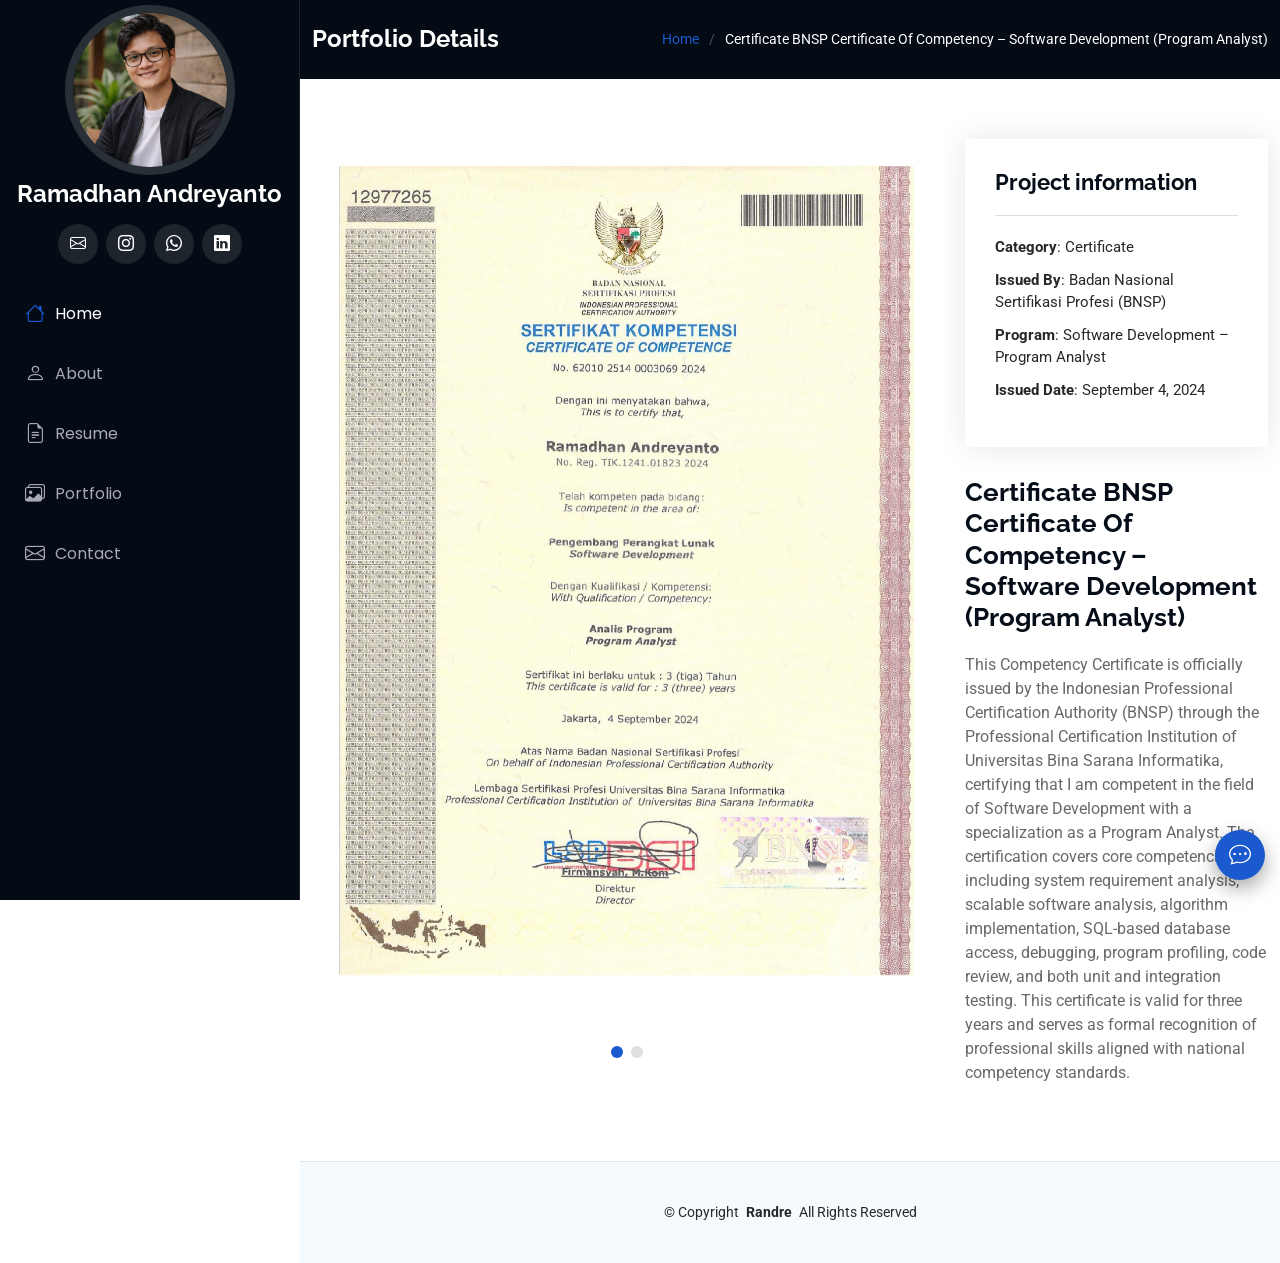
<file: certif-analis.html>
<!DOCTYPE html>
<html lang="en">
  <head>
    <meta charset="utf-8" />
    <meta content="width=device-width, initial-scale=1.0" name="viewport" />
    <title>Portfolio Details - Certificate BNSP Certificate Of Competency – Software Development (Program Analyst)</title>
    <meta content="" name="description" />
    <meta content="" name="keywords" />

    <!-- Favicons -->
    <link href="assets/img/favicon.png" rel="icon" />
    <link href="assets/img/apple-touch-icon.png" rel="apple-touch-icon" />

    <!-- Fonts -->
    <link href="https://fonts.googleapis.com" rel="preconnect" />
    <link href="https://fonts.gstatic.com" rel="preconnect" crossorigin />
    <link
      href="https://fonts.googleapis.com/css2?family=Roboto:ital,wght@0,100;0,300;0,400;0,500;0,700;0,900;1,100;1,300;1,400;1,500;1,700;1,900&family=Poppins:ital,wght@0,100;0,200;0,300;0,400;0,500;0,600;0,700;0,800;0,900;1,100;1,200;1,300;1,400;1,500;1,600;1,700;1,800;1,900&family=Raleway:ital,wght@0,100;0,200;0,300;0,400;0,500;0,600;0,700;0,800;0,900;1,100;1,200;1,300;1,400;1,500;1,600;1,700;1,800;1,900&display=swap"
      rel="stylesheet"
    />

    <!-- Vendor CSS Files -->
    <link href="assets/vendor/bootstrap/css/bootstrap.min.css" rel="stylesheet" />
    <link href="assets/vendor/bootstrap-icons/bootstrap-icons.css" rel="stylesheet" />
    <link href="assets/vendor/aos/aos.css" rel="stylesheet" />
    <link href="assets/vendor/glightbox/css/glightbox.min.css" rel="stylesheet" />
    <link href="assets/vendor/swiper/swiper-bundle.min.css" rel="stylesheet" />

    <!-- Main CSS File -->
    <link href="assets/css/main.css" rel="stylesheet" />

    <!-- =======================================================
  * Template Name: iPortfolio
  * Template URL: https://bootstrapmade.com/iportfolio-bootstrap-portfolio-websites-template/
  * Updated: Jun 29 2024 with Bootstrap v5.3.3
  * Author: BootstrapMade.com
  * License: https://bootstrapmade.com/license/
  ======================================================== -->
  </head>

  <body class="portfolio-details-page">
    <header id="header" class="header dark-background d-flex flex-column">
      <i class="header-toggle d-xl-none bi bi-list"></i>

      <div class="profile-3d">
        <img src="assets/img/pp.png" alt="Profile" class="profile-photo img-fluid rounded-circle" />
      </div>

      <a href="index.html" class="logo d-flex align-items-center justify-content-center">
        <!-- Uncomment the line below if you also wish to use an image logo -->
        <!-- <img src="assets/img/logo.png" alt=""> -->
        <h1 class="sitename">Ramadhan Andreyanto</h1>
      </a>

      <div class="social-links text-center">
        <a href="mailto:ramahdanandre95@gmail.com" class="email"><i class="bi bi-envelope"></i></a>
        <a href="https://www.instagram.com/randre_yo?igsh=MXN0MmU5aXhndzZiaQ==" class="instagram"><i class="bi bi-instagram"></i></a>
        <a href="https://wa.me/6282213326905" target="_blank" class="wa">
          <i class="bi bi-whatsapp"></i>
        </a>
        <a href="https://www.linkedin.com/in/ramadhan-andreyanto-952530307/" class="linkedin"><i class="bi bi-linkedin"></i></a>
      </div>

      <nav id="navmenu" class="navmenu">
        <ul>
          <li>
            <a href="index.html" class="active"><i class="bi bi-house navicon"></i>Home</a>
          </li>
          <li>
            <a href="index.html#about"><i class="bi bi-person navicon"></i> About</a>
          </li>
          <li>
            <a href="index.html#resume"><i class="bi bi-file-earmark-text navicon"></i> Resume</a>
          </li>
          <li>
            <a href="index.html#portfolio"><i class="bi bi-images navicon"></i> Portfolio</a>
          </li>
          <li>
            <a href="index.html#contact"><i class="bi bi-envelope navicon"></i> Contact</a>
          </li>
        </ul>
      </nav>
    </header>

    <main class="main">
      <!-- Page Title -->
      <div class="page-title dark-background">
        <div class="container d-lg-flex justify-content-between align-items-center">
          <h1 class="mb-2 mb-lg-0">Portfolio Details</h1>
          <nav class="breadcrumbs">
            <ol>
              <li><a href="index.html">Home</a></li>
              <li class="current">Certificate BNSP Certificate Of Competency – Software Development (Program Analyst)</li>
            </ol>
          </nav>
        </div>
      </div>
      <!-- End Page Title -->

      <!-- Portfolio Details Section -->
      <section id="portfolio-details" class="portfolio-details section">
        <div class="container" data-aos="fade-up" data-aos-delay="100">
          <div class="row gy-4">
            <div class="col-lg-8">
              <div class="portfolio-details-slider swiper init-swiper">
                <script type="application/json" class="swiper-config">
                  {
                    "loop": true,
                    "speed": 600,
                    "autoplay": {
                      "delay": 5000
                    },
                    "slidesPerView": "auto",
                    "pagination": {
                      "el": ".swiper-pagination",
                      "type": "bullets",
                      "clickable": true
                    }
                  }
                </script>

                <div class="swiper-wrapper align-items-center">
                  <div class="swiper-slide">
                    <img src="assets/img/portfolio/sertifikat/SERTIFIKAT KOMPETENSI PROGRAM ANALYST_page-0001.jpg" alt="" />
                  </div>

                  <div class="swiper-slide">
                    <img src="assets/img/portfolio/sertifikat/SERTIFIKAT KOMPETENSI PROGRAM ANALYST_page-0002.jpg" alt="" />
                  </div>
                </div>
                <div class="swiper-pagination"></div>
              </div>
            </div>

            <div class="col-lg-4">
              <div class="portfolio-info" data-aos="fade-up" data-aos-delay="200">
                <h3>Project information</h3>
                <ul>
                  <li><strong>Category</strong>: Certificate</li>
                  <li><strong>Issued By</strong>: Badan Nasional Sertifikasi Profesi (BNSP)</li>
                  <li><strong>Program</strong>: Software Development – Program Analyst</li>
                  <li><strong>Issued Date</strong>: September 4, 2024</li>
                </ul>
              </div>
              <div class="portfolio-description" data-aos="fade-up" data-aos-delay="300">
                <h2>Certificate BNSP Certificate Of Competency – Software Development (Program Analyst)</h2>
                <p>
                  This Competency Certificate is officially issued by the Indonesian Professional Certification Authority (BNSP) through the Professional Certification Institution of Universitas Bina Sarana Informatika, certifying that I am
                  competent in the field of Software Development with a specialization as a Program Analyst. The certification covers core competencies including system requirement analysis, scalable software analysis, algorithm
                  implementation, SQL-based database access, debugging, program profiling, code review, and both unit and integration testing. This certificate is valid for three years and serves as formal recognition of professional skills
                  aligned with national competency standards.
                </p>
              </div>
            </div>
          </div>
        </div>
      </section>
      <!-- /Portfolio Details Section -->
    </main>

    <footer id="footer" class="footer position-relative light-background">
      <div class="container">
        <div class="copyright text-center">
          <p>© <span>Copyright</span> <strong class="px-1 sitename">Randre</strong> <span>All Rights Reserved</span></p>
        </div>
      </div>
    </footer>

    <!-- Scroll Top -->
    <a href="#" id="scroll-top" class="scroll-top d-flex align-items-center justify-content-center"><i class="bi bi-arrow-up-short"></i></a>

    <!-- Chatbot Wrapper -->
    <div id="chatbot-wrapper">
      <button id="chatbot-btn">
        <i class="bi bi-chat-dots"></i>
      </button>

      <div id="chatbot-box">
        <div class="chat-header">Chat Assistant</div>
        <div class="chat-body" id="chat-body">
          <div class="bot">Halo 👋 Ada yang bisa saya bantu?</div>
        </div>

        <div class="quick-chat" id="quick-chat">
          <button class="quick-btn">👋 Siapa kamu?</button>
          <button class="quick-btn">💼 Skill kamu apa?</button>
          <button class="quick-btn">📊 Pengalaman & Project</button>
          <button class="quick-btn">📞 Kontak</button>
        </div>

        <div class="chat-input">
          <input type="text" id="chat-input" placeholder="Tulis pesan..." />
        </div>
      </div>
    </div>

    <!-- Preloader -->
    <div id="preloader"></div>

    <!-- Vendor JS Files -->
    <script src="assets/vendor/bootstrap/js/bootstrap.bundle.min.js"></script>
    <script src="assets/vendor/php-email-form/validate.js"></script>
    <script src="assets/vendor/aos/aos.js"></script>
    <script src="assets/vendor/typed.js/typed.umd.js"></script>
    <script src="assets/vendor/purecounter/purecounter_vanilla.js"></script>
    <script src="assets/vendor/waypoints/noframework.waypoints.js"></script>
    <script src="assets/vendor/glightbox/js/glightbox.min.js"></script>
    <script src="assets/vendor/imagesloaded/imagesloaded.pkgd.min.js"></script>
    <script src="assets/vendor/isotope-layout/isotope.pkgd.min.js"></script>
    <script src="assets/vendor/swiper/swiper-bundle.min.js"></script>

    <!-- Main JS File -->
    <script src="assets/js/main.js"></script>

    <script>
      const chatbotBtn = document.getElementById("chatbot-btn");
      const chatbotBox = document.getElementById("chatbot-box");
      const chatbotWrapper = document.getElementById("chatbot-wrapper");
      const scrollTopBtn = document.getElementById("scroll-top");

      const input = document.getElementById("chat-input");
      const body = document.getElementById("chat-body");
      const quickChat = document.getElementById("quick-chat");

      // Toggle chatbot
      chatbotBtn.addEventListener("click", () => {
        chatbotBox.classList.toggle("active");
        quickChat.style.display = "flex";
      });

      window.addEventListener("scroll", () => {
        chatbotWrapper.classList.toggle("shift-up", scrollTopBtn.classList.contains("active"));
      });

      // === SEND MESSAGE (USER) ===
      function sendMessage(text) {
        body.innerHTML += `<div class="user">${text}</div>`;
        body.scrollTop = body.scrollHeight;
      }

      function animateQuickToChatPrecise(btn, text) {
        // 1. Buat bubble user sementara (invisible)
        const tempBubble = document.createElement("div");
        tempBubble.className = "user temp";
        tempBubble.textContent = text;
        body.appendChild(tempBubble);

        body.scrollTop = body.scrollHeight;

        // 2. Ambil posisi target bubble
        const targetRect = tempBubble.getBoundingClientRect();
        const btnRect = btn.getBoundingClientRect();

        // 3. Buat elemen animasi
        const fly = document.createElement("div");
        fly.className = "fly-message";
        fly.textContent = text;

        fly.style.left = btnRect.left + "px";
        fly.style.top = btnRect.top + "px";

        document.body.appendChild(fly);

        // 4. Trigger animasi ke posisi bubble
        requestAnimationFrame(() => {
          fly.style.transform = `translate(
      ${targetRect.left - btnRect.left}px,
      ${targetRect.top - btnRect.top}px
    )`;
          fly.style.opacity = "0";
        });

        // 5. Cleanup & tampilkan bubble asli
        setTimeout(() => {
          fly.remove();
          tempBubble.classList.remove("temp");
        }, 450);
      }

      // === BOT REPLY (LOGIC LAMA KAMU) ===
      function getBotReply(userMsg) {
        const msg = userMsg.toLowerCase();
        let botReply = "";

        // === INTENT: SIAPA KAMU PROFIL ===
        if (msg.includes("siapa") || msg.includes("siapa kamu") || msg.includes("kamu siapa") || msg.includes("ini siapa") || msg.includes("profil") || msg.includes("tentang anda") || msg.includes("about")) {
          botReply =
            "Saya adalah Ramadhan Andreyanto, mahasiswa Sistem Informasi dengan pengalaman magang di PERUMDAM sebagai admin pengelola data 😊 \n\n" +
            "Saya tertarik di bidang System Analyst, Web Development, serta pengolahan data seperti Data Analyst dan Data Entry.";
        }

        // === INTENT: SKILL ===
        else if (msg.includes("skill") || msg.includes("keahlian") || msg.includes("bisa apa") || msg.includes("kemampuan")) {
          botReply =
            "Beberapa skill yang saya miliki antara lain:\n" +
            "• Web Development (HTML, CSS, JavaScript)\n" +
            "• Backend menggunakan CodeIgniter 3 & PHP\n" +
            "• Database MySQL\n" +
            "• Microsoft (Word, Excel, Power Point) & Canva\n" +
            "• Administrasi & pengelolaan data\n" +
            "• Data entry dan pengolahan data dasar\n\n" +
            "Saya juga memiliki ketertarikan untuk berkembang di bidang Data Analyst 📊";
        }

        // === INTENT: PENGALAMAN ===
        else if (msg.includes("pengalaman") || msg.includes("kerja") || msg.includes("project") || msg.includes("magang") || msg.includes("portofolio") || msg.includes("experience")) {
          botReply =
            "Saya memiliki pengalaman magang di PERUMDAM, dengan peran sebagai admin yang bertugas mengelola dan memproses data pelanggan.\n\n" +
            "Selain itu, saya juga mengerjakan beberapa project website seperti:\n" +
            "• Sistem kasir & sistem informasi berbasis web\n" +
            "• Portal berita menggunakan CodeIgniter 3\n" +
            "• Website portofolio pribadi\n\n" +
            "Pengalaman tersebut membuat saya terbiasa bekerja dengan data secara rapi dan terstruktur.";
        }

        // === INTENT: DATA ===
        else if (msg.includes("data analyst") || msg.includes("data analysis") || msg.includes("data entry") || msg.includes("olah data")) {
          botReply = "Saya memiliki ketertarikan di bidang Data Analyst dan Data Entry 📊\n" + "Saya terbiasa melakukan input, validasi, dan pengolahan data, serta tertarik untuk mengembangkan kemampuan analisis data lebih lanjut.";
        }

        // === INTENT: KONTAK ===
        else if (msg.includes("kontak") || msg.includes("hubungi") || msg.includes("nomor") || msg.includes("wa")) {
          botReply = "Kamu bisa menghubungi saya melalui WhatsApp di 0822-1332-6905 📞";
        }

        // === INTENT: TERIMA KASIH ===
        else if (msg.includes("terima kasih") || msg.includes("thanks") || msg.includes("thx") || msg.includes("makasih")) {
          botReply = "Sama-sama 😊 Senang bisa membantu!";
        }

        // === DEFAULT ===
        else {
          botReply = "Maaf, saya belum memahami pertanyaan tersebut.\nSilahkan hubungi langsung di 0822-1332-6905 ya 🙂";
        }

        setTimeout(() => {
          body.innerHTML += `<div class="bot">${botReply}</div>`;
          body.scrollTop = body.scrollHeight;
        }, 400);
      }

      // === INPUT MANUAL ===
      input.addEventListener("keypress", function (e) {
        if (e.key === "Enter" && this.value.trim() !== "") {
          const text = this.value;
          this.value = "";

          sendMessage(text);
          getBotReply(text);

          // ❌ JANGAN ADA KODE QUICK CHAT DI SINI
        }
      });

      // === QUICK CHAT BUTTON ===
      document.querySelectorAll(".quick-btn").forEach((btn) => {
        btn.addEventListener("click", () => {
          const text = btn.textContent;

          animateQuickToChatPrecise(btn, text);

          setTimeout(() => {
            getBotReply(text);
          }, 500);

          // hanya tombol ini yang hilang
          btn.classList.add("hide");
          setTimeout(() => btn.remove(), 250);
        });
      });
    </script>

    <script>
      const container = document.querySelector(".profile-3d");
      const image = document.querySelector(".profile-photo");

      container.addEventListener("mousemove", (e) => {
        const rect = container.getBoundingClientRect();
        const x = e.clientX - rect.left;
        const y = e.clientY - rect.top;

        const centerX = rect.width / 2;
        const centerY = rect.height / 2;

        // dibatasi supaya tidak berlebihan
        const rotateX = -(y - centerY) / 10;
        const rotateY = (x - centerX) / 10;

        image.style.transform = `
      perspective(1000px)
      rotateX(${rotateX}deg)
      rotateY(${rotateY}deg)
    `;

        image.style.boxShadow = `
      ${-rotateY * 2}px ${rotateX * 2}px 30px rgba(0,0,0,0.25)
    `;
      });

      container.addEventListener("mouseleave", () => {
        image.style.transform = `
      perspective(1000px)
      rotateX(0deg)
      rotateY(0deg)
    `;
        image.style.boxShadow = `0 10px 25px rgba(0,0,0,0.15)`;
      });
    </script>
  </body>
</html>
</file>
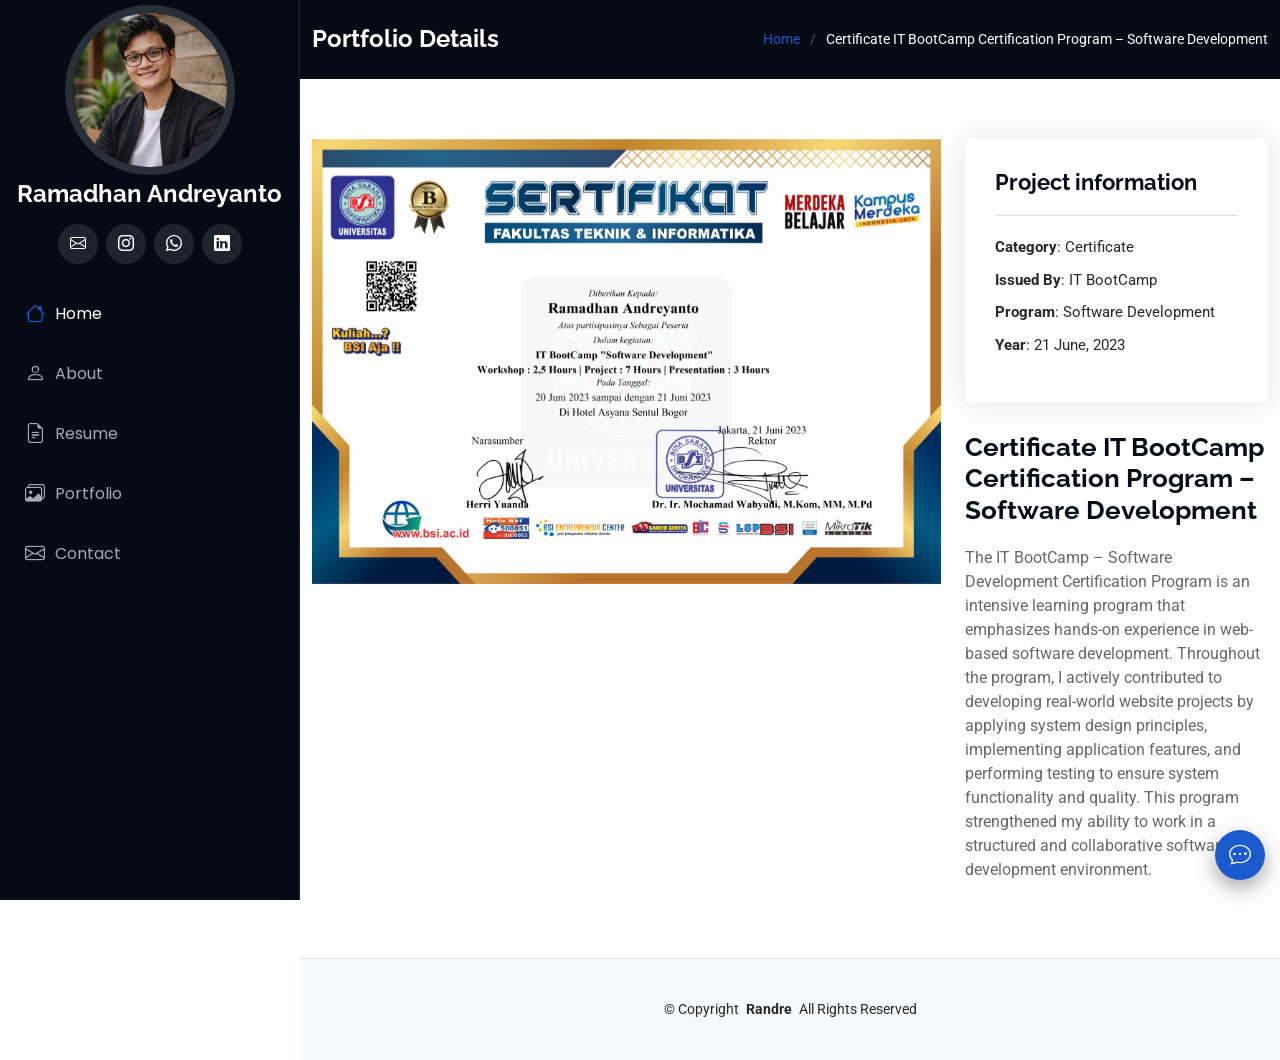
<file: certif-bootcamp.html>
<!DOCTYPE html>
<html lang="en">
  <head>
    <meta charset="utf-8" />
    <meta content="width=device-width, initial-scale=1.0" name="viewport" />
    <title>Portfolio Details - Certificate IT BootCamp Certification Program – Software Development</title>
    <meta content="" name="description" />
    <meta content="" name="keywords" />

    <!-- Favicons -->
    <link href="assets/img/favicon.png" rel="icon" />
    <link href="assets/img/apple-touch-icon.png" rel="apple-touch-icon" />

    <!-- Fonts -->
    <link href="https://fonts.googleapis.com" rel="preconnect" />
    <link href="https://fonts.gstatic.com" rel="preconnect" crossorigin />
    <link
      href="https://fonts.googleapis.com/css2?family=Roboto:ital,wght@0,100;0,300;0,400;0,500;0,700;0,900;1,100;1,300;1,400;1,500;1,700;1,900&family=Poppins:ital,wght@0,100;0,200;0,300;0,400;0,500;0,600;0,700;0,800;0,900;1,100;1,200;1,300;1,400;1,500;1,600;1,700;1,800;1,900&family=Raleway:ital,wght@0,100;0,200;0,300;0,400;0,500;0,600;0,700;0,800;0,900;1,100;1,200;1,300;1,400;1,500;1,600;1,700;1,800;1,900&display=swap"
      rel="stylesheet"
    />

    <!-- Vendor CSS Files -->
    <link href="assets/vendor/bootstrap/css/bootstrap.min.css" rel="stylesheet" />
    <link href="assets/vendor/bootstrap-icons/bootstrap-icons.css" rel="stylesheet" />
    <link href="assets/vendor/aos/aos.css" rel="stylesheet" />
    <link href="assets/vendor/glightbox/css/glightbox.min.css" rel="stylesheet" />
    <link href="assets/vendor/swiper/swiper-bundle.min.css" rel="stylesheet" />

    <!-- Main CSS File -->
    <link href="assets/css/main.css" rel="stylesheet" />

    <!-- =======================================================
  * Template Name: iPortfolio
  * Template URL: https://bootstrapmade.com/iportfolio-bootstrap-portfolio-websites-template/
  * Updated: Jun 29 2024 with Bootstrap v5.3.3
  * Author: BootstrapMade.com
  * License: https://bootstrapmade.com/license/
  ======================================================== -->
  </head>

  <body class="portfolio-details-page">
    <header id="header" class="header dark-background d-flex flex-column">
      <i class="header-toggle d-xl-none bi bi-list"></i>

      <div class="profile-3d">
        <img src="assets/img/pp.png" alt="Profile" class="profile-photo img-fluid rounded-circle" />
      </div>

      <a href="index.html" class="logo d-flex align-items-center justify-content-center">
        <!-- Uncomment the line below if you also wish to use an image logo -->
        <!-- <img src="assets/img/logo.png" alt=""> -->
        <h1 class="sitename">Ramadhan Andreyanto</h1>
      </a>

      <div class="social-links text-center">
        <a href="mailto:ramahdanandre95@gmail.com" class="email"><i class="bi bi-envelope"></i></a>
        <a href="https://www.instagram.com/randre_yo?igsh=MXN0MmU5aXhndzZiaQ==" class="instagram"><i class="bi bi-instagram"></i></a>
        <a href="https://wa.me/6282213326905" target="_blank" class="wa">
          <i class="bi bi-whatsapp"></i>
        </a>
        <a href="https://www.linkedin.com/in/ramadhan-andreyanto-952530307/" class="linkedin"><i class="bi bi-linkedin"></i></a>
      </div>

      <nav id="navmenu" class="navmenu">
        <ul>
          <li>
            <a href="index.html" class="active"><i class="bi bi-house navicon"></i>Home</a>
          </li>
          <li>
            <a href="index.html#about"><i class="bi bi-person navicon"></i> About</a>
          </li>
          <li>
            <a href="index.html#resume"><i class="bi bi-file-earmark-text navicon"></i> Resume</a>
          </li>
          <li>
            <a href="index.html#portfolio"><i class="bi bi-images navicon"></i> Portfolio</a>
          </li>
          <li>
            <a href="index.html#contact"><i class="bi bi-envelope navicon"></i> Contact</a>
          </li>
        </ul>
      </nav>
    </header>

    <main class="main">
      <!-- Page Title -->
      <div class="page-title dark-background">
        <div class="container d-lg-flex justify-content-between align-items-center">
          <h1 class="mb-2 mb-lg-0">Portfolio Details</h1>
          <nav class="breadcrumbs">
            <ol>
              <li><a href="index.html">Home</a></li>
              <li class="current">Certificate IT BootCamp Certification Program – Software Development</li>
            </ol>
          </nav>
        </div>
      </div>
      <!-- End Page Title -->

      <!-- Portfolio Details Section -->
      <section id="portfolio-details" class="portfolio-details section">
        <div class="container" data-aos="fade-up" data-aos-delay="100">
          <div class="row gy-4">
            <div class="col-lg-8">
              <div class="portfolio-details-slider swiper init-swiper">
                <script type="application/json" class="swiper-config">
                  {
                    "loop": true,
                    "speed": 600,
                    "autoplay": {
                      "delay": 5000
                    },
                    "slidesPerView": "auto",
                    "pagination": {
                      "el": ".swiper-pagination",
                      "type": "bullets",
                      "clickable": true
                    }
                  }
                </script>

                <div class="swiper-wrapper align-items-center">
                  <div class="swiper-slide">
                    <img src="assets/img/portfolio/sertifikat/Sertifikat Bootcamp.jpg" alt="" />
                  </div>
                </div>
                <div class="swiper-pagination"></div>
              </div>
            </div>

            <div class="col-lg-4">
              <div class="portfolio-info" data-aos="fade-up" data-aos-delay="200">
                <h3>Project information</h3>
                <ul>
                  <li><strong>Category</strong>: Certificate</li>
                  <li><strong>Issued By</strong>: IT BootCamp</li>
                  <li><strong>Program</strong>: Software Development</li>
                  <li><strong>Year</strong>: 21 June, 2023</li>
                </ul>
              </div>
              <div class="portfolio-description" data-aos="fade-up" data-aos-delay="300">
                <h2>Certificate IT BootCamp Certification Program – Software Development</h2>
                <p>
                  The IT BootCamp – Software Development Certification Program is an intensive learning program that emphasizes hands-on experience in web-based software development. Throughout the program, I actively contributed to
                  developing real-world website projects by applying system design principles, implementing application features, and performing testing to ensure system functionality and quality. This program strengthened my ability to
                  work in a structured and collaborative software development environment.
                </p>
              </div>
            </div>
          </div>
        </div>
      </section>
      <!-- /Portfolio Details Section -->
    </main>

    <footer id="footer" class="footer position-relative light-background">
      <div class="container">
        <div class="copyright text-center">
          <p>© <span>Copyright</span> <strong class="px-1 sitename">Randre</strong> <span>All Rights Reserved</span></p>
        </div>
      </div>
    </footer>

    <!-- Scroll Top -->
    <a href="#" id="scroll-top" class="scroll-top d-flex align-items-center justify-content-center"><i class="bi bi-arrow-up-short"></i></a>

    <!-- Chatbot Wrapper -->
    <div id="chatbot-wrapper">
      <button id="chatbot-btn">
        <i class="bi bi-chat-dots"></i>
      </button>

      <div id="chatbot-box">
        <div class="chat-header">Chat Assistant</div>
        <div class="chat-body" id="chat-body">
          <div class="bot">Halo 👋 Ada yang bisa saya bantu?</div>
        </div>

        <div class="quick-chat" id="quick-chat">
          <button class="quick-btn">👋 Siapa kamu?</button>
          <button class="quick-btn">💼 Skill kamu apa?</button>
          <button class="quick-btn">📊 Pengalaman & Project</button>
          <button class="quick-btn">📞 Kontak</button>
        </div>

        <div class="chat-input">
          <input type="text" id="chat-input" placeholder="Tulis pesan..." />
        </div>
      </div>
    </div>

    <!-- Preloader -->
    <div id="preloader"></div>

    <!-- Vendor JS Files -->
    <script src="assets/vendor/bootstrap/js/bootstrap.bundle.min.js"></script>
    <script src="assets/vendor/php-email-form/validate.js"></script>
    <script src="assets/vendor/aos/aos.js"></script>
    <script src="assets/vendor/typed.js/typed.umd.js"></script>
    <script src="assets/vendor/purecounter/purecounter_vanilla.js"></script>
    <script src="assets/vendor/waypoints/noframework.waypoints.js"></script>
    <script src="assets/vendor/glightbox/js/glightbox.min.js"></script>
    <script src="assets/vendor/imagesloaded/imagesloaded.pkgd.min.js"></script>
    <script src="assets/vendor/isotope-layout/isotope.pkgd.min.js"></script>
    <script src="assets/vendor/swiper/swiper-bundle.min.js"></script>

    <!-- Main JS File -->
    <script src="assets/js/main.js"></script>

    <script>
      const chatbotBtn = document.getElementById("chatbot-btn");
      const chatbotBox = document.getElementById("chatbot-box");
      const chatbotWrapper = document.getElementById("chatbot-wrapper");
      const scrollTopBtn = document.getElementById("scroll-top");

      const input = document.getElementById("chat-input");
      const body = document.getElementById("chat-body");
      const quickChat = document.getElementById("quick-chat");

      // Toggle chatbot
      chatbotBtn.addEventListener("click", () => {
        chatbotBox.classList.toggle("active");
        quickChat.style.display = "flex";
      });

      window.addEventListener("scroll", () => {
        chatbotWrapper.classList.toggle("shift-up", scrollTopBtn.classList.contains("active"));
      });

      // === SEND MESSAGE (USER) ===
      function sendMessage(text) {
        body.innerHTML += `<div class="user">${text}</div>`;
        body.scrollTop = body.scrollHeight;
      }

      function animateQuickToChatPrecise(btn, text) {
        // 1. Buat bubble user sementara (invisible)
        const tempBubble = document.createElement("div");
        tempBubble.className = "user temp";
        tempBubble.textContent = text;
        body.appendChild(tempBubble);

        body.scrollTop = body.scrollHeight;

        // 2. Ambil posisi target bubble
        const targetRect = tempBubble.getBoundingClientRect();
        const btnRect = btn.getBoundingClientRect();

        // 3. Buat elemen animasi
        const fly = document.createElement("div");
        fly.className = "fly-message";
        fly.textContent = text;

        fly.style.left = btnRect.left + "px";
        fly.style.top = btnRect.top + "px";

        document.body.appendChild(fly);

        // 4. Trigger animasi ke posisi bubble
        requestAnimationFrame(() => {
          fly.style.transform = `translate(
      ${targetRect.left - btnRect.left}px,
      ${targetRect.top - btnRect.top}px
    )`;
          fly.style.opacity = "0";
        });

        // 5. Cleanup & tampilkan bubble asli
        setTimeout(() => {
          fly.remove();
          tempBubble.classList.remove("temp");
        }, 450);
      }

      // === BOT REPLY (LOGIC LAMA KAMU) ===
      function getBotReply(userMsg) {
        const msg = userMsg.toLowerCase();
        let botReply = "";

        // === INTENT: SIAPA KAMU PROFIL ===
        if (msg.includes("siapa") || msg.includes("siapa kamu") || msg.includes("kamu siapa") || msg.includes("ini siapa") || msg.includes("profil") || msg.includes("tentang anda") || msg.includes("about")) {
          botReply =
            "Saya adalah Ramadhan Andreyanto, mahasiswa Sistem Informasi dengan pengalaman magang di PERUMDAM sebagai admin pengelola data 😊 \n\n" +
            "Saya tertarik di bidang System Analyst, Web Development, serta pengolahan data seperti Data Analyst dan Data Entry.";
        }

        // === INTENT: SKILL ===
        else if (msg.includes("skill") || msg.includes("keahlian") || msg.includes("bisa apa") || msg.includes("kemampuan")) {
          botReply =
            "Beberapa skill yang saya miliki antara lain:\n" +
            "• Web Development (HTML, CSS, JavaScript)\n" +
            "• Backend menggunakan CodeIgniter 3 & PHP\n" +
            "• Database MySQL\n" +
            "• Microsoft (Word, Excel, Power Point) & Canva\n" +
            "• Administrasi & pengelolaan data\n" +
            "• Data entry dan pengolahan data dasar\n\n" +
            "Saya juga memiliki ketertarikan untuk berkembang di bidang Data Analyst 📊";
        }

        // === INTENT: PENGALAMAN ===
        else if (msg.includes("pengalaman") || msg.includes("kerja") || msg.includes("project") || msg.includes("magang") || msg.includes("portofolio") || msg.includes("experience")) {
          botReply =
            "Saya memiliki pengalaman magang di PERUMDAM, dengan peran sebagai admin yang bertugas mengelola dan memproses data pelanggan.\n\n" +
            "Selain itu, saya juga mengerjakan beberapa project website seperti:\n" +
            "• Sistem kasir & sistem informasi berbasis web\n" +
            "• Portal berita menggunakan CodeIgniter 3\n" +
            "• Website portofolio pribadi\n\n" +
            "Pengalaman tersebut membuat saya terbiasa bekerja dengan data secara rapi dan terstruktur.";
        }

        // === INTENT: DATA ===
        else if (msg.includes("data analyst") || msg.includes("data analysis") || msg.includes("data entry") || msg.includes("olah data")) {
          botReply = "Saya memiliki ketertarikan di bidang Data Analyst dan Data Entry 📊\n" + "Saya terbiasa melakukan input, validasi, dan pengolahan data, serta tertarik untuk mengembangkan kemampuan analisis data lebih lanjut.";
        }

        // === INTENT: KONTAK ===
        else if (msg.includes("kontak") || msg.includes("hubungi") || msg.includes("nomor") || msg.includes("wa")) {
          botReply = "Kamu bisa menghubungi saya melalui WhatsApp di 0822-1332-6905 📞";
        }

        // === INTENT: TERIMA KASIH ===
        else if (msg.includes("terima kasih") || msg.includes("thanks") || msg.includes("thx") || msg.includes("makasih")) {
          botReply = "Sama-sama 😊 Senang bisa membantu!";
        }

        // === DEFAULT ===
        else {
          botReply = "Maaf, saya belum memahami pertanyaan tersebut.\nSilahkan hubungi langsung di 0822-1332-6905 ya 🙂";
        }

        setTimeout(() => {
          body.innerHTML += `<div class="bot">${botReply}</div>`;
          body.scrollTop = body.scrollHeight;
        }, 400);
      }

      // === INPUT MANUAL ===
      input.addEventListener("keypress", function (e) {
        if (e.key === "Enter" && this.value.trim() !== "") {
          const text = this.value;
          this.value = "";

          sendMessage(text);
          getBotReply(text);

          // ❌ JANGAN ADA KODE QUICK CHAT DI SINI
        }
      });

      // === QUICK CHAT BUTTON ===
      document.querySelectorAll(".quick-btn").forEach((btn) => {
        btn.addEventListener("click", () => {
          const text = btn.textContent;

          animateQuickToChatPrecise(btn, text);

          setTimeout(() => {
            getBotReply(text);
          }, 500);

          // hanya tombol ini yang hilang
          btn.classList.add("hide");
          setTimeout(() => btn.remove(), 250);
        });
      });
    </script>

    <script>
      const container = document.querySelector(".profile-3d");
      const image = document.querySelector(".profile-photo");

      container.addEventListener("mousemove", (e) => {
        const rect = container.getBoundingClientRect();
        const x = e.clientX - rect.left;
        const y = e.clientY - rect.top;

        const centerX = rect.width / 2;
        const centerY = rect.height / 2;

        // dibatasi supaya tidak berlebihan
        const rotateX = -(y - centerY) / 10;
        const rotateY = (x - centerX) / 10;

        image.style.transform = `
      perspective(1000px)
      rotateX(${rotateX}deg)
      rotateY(${rotateY}deg)
    `;

        image.style.boxShadow = `
      ${-rotateY * 2}px ${rotateX * 2}px 30px rgba(0,0,0,0.25)
    `;
      });

      container.addEventListener("mouseleave", () => {
        image.style.transform = `
      perspective(1000px)
      rotateX(0deg)
      rotateY(0deg)
    `;
        image.style.boxShadow = `0 10px 25px rgba(0,0,0,0.15)`;
      });
    </script>
  </body>
</html>
</file>
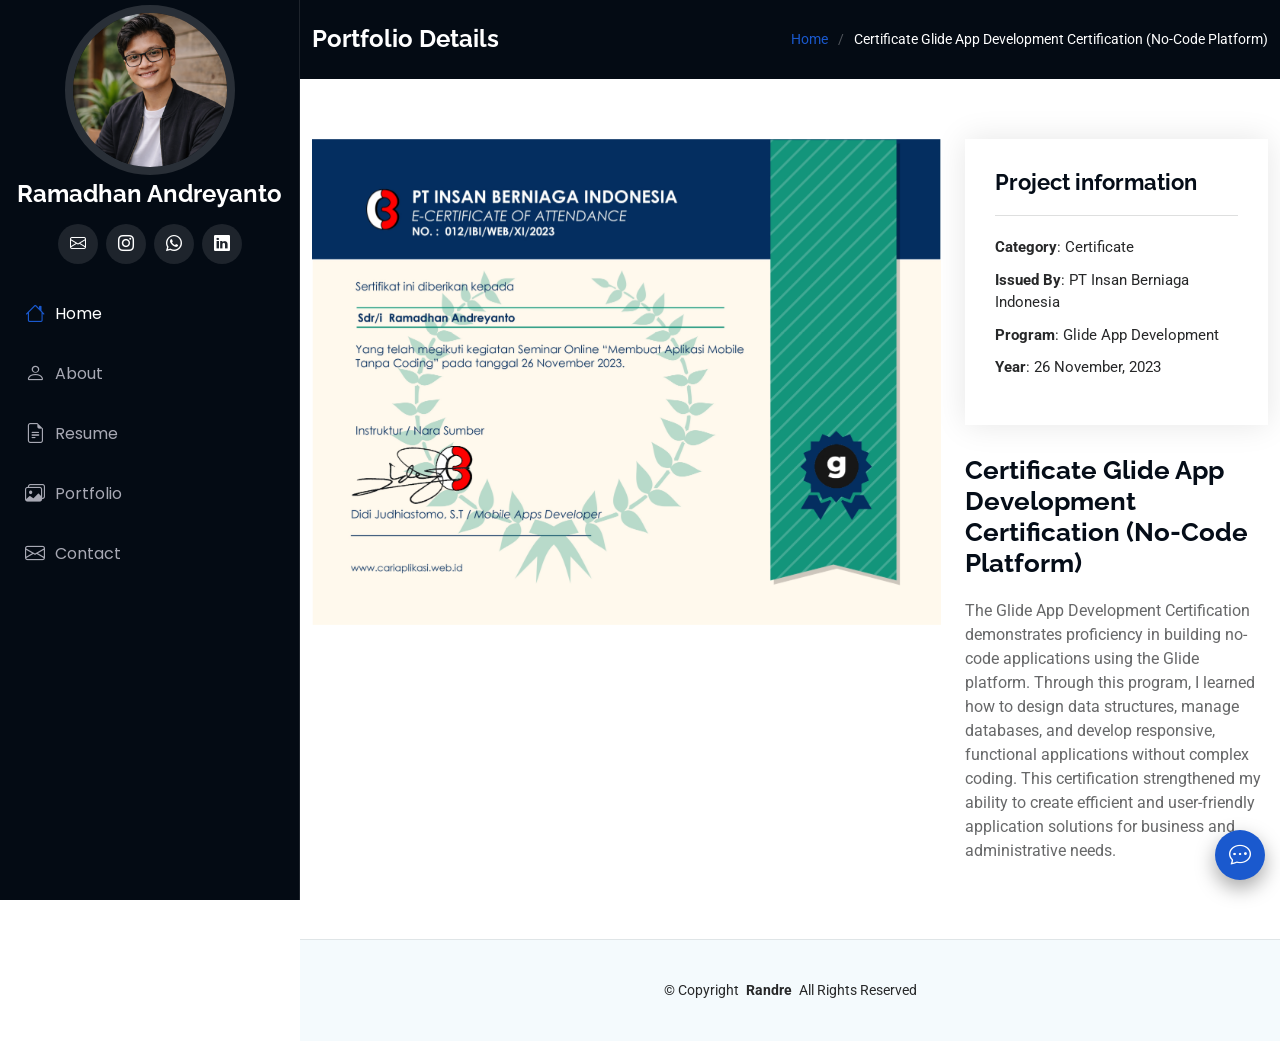
<file: certif-glide.html>
<!DOCTYPE html>
<html lang="en">
  <head>
    <meta charset="utf-8" />
    <meta content="width=device-width, initial-scale=1.0" name="viewport" />
    <title>Portfolio Details - Certificate Glide App Development Certification (No-Code Platform)</title>
    <meta content="" name="description" />
    <meta content="" name="keywords" />

    <!-- Favicons -->
    <link href="assets/img/favicon.png" rel="icon" />
    <link href="assets/img/apple-touch-icon.png" rel="apple-touch-icon" />

    <!-- Fonts -->
    <link href="https://fonts.googleapis.com" rel="preconnect" />
    <link href="https://fonts.gstatic.com" rel="preconnect" crossorigin />
    <link
      href="https://fonts.googleapis.com/css2?family=Roboto:ital,wght@0,100;0,300;0,400;0,500;0,700;0,900;1,100;1,300;1,400;1,500;1,700;1,900&family=Poppins:ital,wght@0,100;0,200;0,300;0,400;0,500;0,600;0,700;0,800;0,900;1,100;1,200;1,300;1,400;1,500;1,600;1,700;1,800;1,900&family=Raleway:ital,wght@0,100;0,200;0,300;0,400;0,500;0,600;0,700;0,800;0,900;1,100;1,200;1,300;1,400;1,500;1,600;1,700;1,800;1,900&display=swap"
      rel="stylesheet"
    />

    <!-- Vendor CSS Files -->
    <link href="assets/vendor/bootstrap/css/bootstrap.min.css" rel="stylesheet" />
    <link href="assets/vendor/bootstrap-icons/bootstrap-icons.css" rel="stylesheet" />
    <link href="assets/vendor/aos/aos.css" rel="stylesheet" />
    <link href="assets/vendor/glightbox/css/glightbox.min.css" rel="stylesheet" />
    <link href="assets/vendor/swiper/swiper-bundle.min.css" rel="stylesheet" />

    <!-- Main CSS File -->
    <link href="assets/css/main.css" rel="stylesheet" />

    <!-- =======================================================
  * Template Name: iPortfolio
  * Template URL: https://bootstrapmade.com/iportfolio-bootstrap-portfolio-websites-template/
  * Updated: Jun 29 2024 with Bootstrap v5.3.3
  * Author: BootstrapMade.com
  * License: https://bootstrapmade.com/license/
  ======================================================== -->
  </head>

  <body class="portfolio-details-page">
    <header id="header" class="header dark-background d-flex flex-column">
      <i class="header-toggle d-xl-none bi bi-list"></i>

      <div class="profile-3d">
        <img src="assets/img/pp.png" alt="Profile" class="profile-photo img-fluid rounded-circle" />
      </div>

      <a href="index.html" class="logo d-flex align-items-center justify-content-center">
        <!-- Uncomment the line below if you also wish to use an image logo -->
        <!-- <img src="assets/img/logo.png" alt=""> -->
        <h1 class="sitename">Ramadhan Andreyanto</h1>
      </a>

      <div class="social-links text-center">
        <a href="mailto:ramahdanandre95@gmail.com" class="email"><i class="bi bi-envelope"></i></a>
        <a href="https://www.instagram.com/randre_yo?igsh=MXN0MmU5aXhndzZiaQ==" class="instagram"><i class="bi bi-instagram"></i></a>
        <a href="https://wa.me/6282213326905" target="_blank" class="wa">
          <i class="bi bi-whatsapp"></i>
        </a>
        <a href="https://www.linkedin.com/in/ramadhan-andreyanto-952530307/" class="linkedin"><i class="bi bi-linkedin"></i></a>
      </div>

      <nav id="navmenu" class="navmenu">
        <ul>
          <li>
            <a href="index.html" class="active"><i class="bi bi-house navicon"></i>Home</a>
          </li>
          <li>
            <a href="index.html#about"><i class="bi bi-person navicon"></i> About</a>
          </li>
          <li>
            <a href="index.html#resume"><i class="bi bi-file-earmark-text navicon"></i> Resume</a>
          </li>
          <li>
            <a href="index.html#portfolio"><i class="bi bi-images navicon"></i> Portfolio</a>
          </li>
          <li>
            <a href="index.html#contact"><i class="bi bi-envelope navicon"></i> Contact</a>
          </li>
        </ul>
      </nav>
    </header>

    <main class="main">
      <!-- Page Title -->
      <div class="page-title dark-background">
        <div class="container d-lg-flex justify-content-between align-items-center">
          <h1 class="mb-2 mb-lg-0">Portfolio Details</h1>
          <nav class="breadcrumbs">
            <ol>
              <li><a href="index.html">Home</a></li>
              <li class="current">Certificate Glide App Development Certification (No-Code Platform)</li>
            </ol>
          </nav>
        </div>
      </div>
      <!-- End Page Title -->

      <!-- Portfolio Details Section -->
      <section id="portfolio-details" class="portfolio-details section">
        <div class="container" data-aos="fade-up" data-aos-delay="100">
          <div class="row gy-4">
            <div class="col-lg-8">
              <div class="portfolio-details-slider swiper init-swiper">
                <script type="application/json" class="swiper-config">
                  {
                    "loop": true,
                    "speed": 600,
                    "autoplay": {
                      "delay": 5000
                    },
                    "slidesPerView": "auto",
                    "pagination": {
                      "el": ".swiper-pagination",
                      "type": "bullets",
                      "clickable": true
                    }
                  }
                </script>

                <div class="swiper-wrapper align-items-center">
                  <div class="swiper-slide">
                    <img src="assets/img/portfolio/sertifikat/Sertifikat Glide.jpg" alt="" />
                  </div>
                </div>
                <div class="swiper-pagination"></div>
              </div>
            </div>

            <div class="col-lg-4">
              <div class="portfolio-info" data-aos="fade-up" data-aos-delay="200">
                <h3>Project information</h3>
                <ul>
                  <li><strong>Category</strong>: Certificate</li>
                  <li><strong>Issued By</strong>: PT Insan Berniaga Indonesia</li>
                  <li><strong>Program</strong>: Glide App Development</li>
                  <li><strong>Year</strong>: 26 November, 2023</li>
                </ul>
              </div>
              <div class="portfolio-description" data-aos="fade-up" data-aos-delay="300">
                <h2>Certificate Glide App Development Certification (No-Code Platform)</h2>
                <p>
                  The Glide App Development Certification demonstrates proficiency in building no-code applications using the Glide platform. Through this program, I learned how to design data structures, manage databases, and develop
                  responsive, functional applications without complex coding. This certification strengthened my ability to create efficient and user-friendly application solutions for business and administrative needs.
                </p>
              </div>
            </div>
          </div>
        </div>
      </section>
      <!-- /Portfolio Details Section -->
    </main>

    <footer id="footer" class="footer position-relative light-background">
      <div class="container">
        <div class="copyright text-center">
          <p>© <span>Copyright</span> <strong class="px-1 sitename">Randre</strong> <span>All Rights Reserved</span></p>
        </div>
      </div>
    </footer>

    <!-- Scroll Top -->
    <a href="#" id="scroll-top" class="scroll-top d-flex align-items-center justify-content-center"><i class="bi bi-arrow-up-short"></i></a>

    <!-- Chatbot Wrapper -->
    <div id="chatbot-wrapper">
      <button id="chatbot-btn">
        <i class="bi bi-chat-dots"></i>
      </button>

      <div id="chatbot-box">
        <div class="chat-header">Chat Assistant</div>
        <div class="chat-body" id="chat-body">
          <div class="bot">Halo 👋 Ada yang bisa saya bantu?</div>
        </div>

        <div class="quick-chat" id="quick-chat">
          <button class="quick-btn">👋 Siapa kamu?</button>
          <button class="quick-btn">💼 Skill kamu apa?</button>
          <button class="quick-btn">📊 Pengalaman & Project</button>
          <button class="quick-btn">📞 Kontak</button>
        </div>

        <div class="chat-input">
          <input type="text" id="chat-input" placeholder="Tulis pesan..." />
        </div>
      </div>
    </div>

    <!-- Preloader -->
    <div id="preloader"></div>

    <!-- Vendor JS Files -->
    <script src="assets/vendor/bootstrap/js/bootstrap.bundle.min.js"></script>
    <script src="assets/vendor/php-email-form/validate.js"></script>
    <script src="assets/vendor/aos/aos.js"></script>
    <script src="assets/vendor/typed.js/typed.umd.js"></script>
    <script src="assets/vendor/purecounter/purecounter_vanilla.js"></script>
    <script src="assets/vendor/waypoints/noframework.waypoints.js"></script>
    <script src="assets/vendor/glightbox/js/glightbox.min.js"></script>
    <script src="assets/vendor/imagesloaded/imagesloaded.pkgd.min.js"></script>
    <script src="assets/vendor/isotope-layout/isotope.pkgd.min.js"></script>
    <script src="assets/vendor/swiper/swiper-bundle.min.js"></script>

    <script>
      const chatbotBtn = document.getElementById("chatbot-btn");
      const chatbotBox = document.getElementById("chatbot-box");
      const chatbotWrapper = document.getElementById("chatbot-wrapper");
      const scrollTopBtn = document.getElementById("scroll-top");

      const input = document.getElementById("chat-input");
      const body = document.getElementById("chat-body");
      const quickChat = document.getElementById("quick-chat");

      // Toggle chatbot
      chatbotBtn.addEventListener("click", () => {
        chatbotBox.classList.toggle("active");
        quickChat.style.display = "flex";
      });

      window.addEventListener("scroll", () => {
        chatbotWrapper.classList.toggle("shift-up", scrollTopBtn.classList.contains("active"));
      });

      // === SEND MESSAGE (USER) ===
      function sendMessage(text) {
        body.innerHTML += `<div class="user">${text}</div>`;
        body.scrollTop = body.scrollHeight;
      }

      function animateQuickToChatPrecise(btn, text) {
        // 1. Buat bubble user sementara (invisible)
        const tempBubble = document.createElement("div");
        tempBubble.className = "user temp";
        tempBubble.textContent = text;
        body.appendChild(tempBubble);

        body.scrollTop = body.scrollHeight;

        // 2. Ambil posisi target bubble
        const targetRect = tempBubble.getBoundingClientRect();
        const btnRect = btn.getBoundingClientRect();

        // 3. Buat elemen animasi
        const fly = document.createElement("div");
        fly.className = "fly-message";
        fly.textContent = text;

        fly.style.left = btnRect.left + "px";
        fly.style.top = btnRect.top + "px";

        document.body.appendChild(fly);

        // 4. Trigger animasi ke posisi bubble
        requestAnimationFrame(() => {
          fly.style.transform = `translate(
      ${targetRect.left - btnRect.left}px,
      ${targetRect.top - btnRect.top}px
    )`;
          fly.style.opacity = "0";
        });

        // 5. Cleanup & tampilkan bubble asli
        setTimeout(() => {
          fly.remove();
          tempBubble.classList.remove("temp");
        }, 450);
      }

      // === BOT REPLY (LOGIC LAMA KAMU) ===
      function getBotReply(userMsg) {
        const msg = userMsg.toLowerCase();
        let botReply = "";

        // === INTENT: SIAPA KAMU PROFIL ===
        if (msg.includes("siapa") || msg.includes("siapa kamu") || msg.includes("kamu siapa") || msg.includes("ini siapa") || msg.includes("profil") || msg.includes("tentang anda") || msg.includes("about")) {
          botReply =
            "Saya adalah Ramadhan Andreyanto, mahasiswa Sistem Informasi dengan pengalaman magang di PERUMDAM sebagai admin pengelola data 😊 \n\n" +
            "Saya tertarik di bidang System Analyst, Web Development, serta pengolahan data seperti Data Analyst dan Data Entry.";
        }

        // === INTENT: SKILL ===
        else if (msg.includes("skill") || msg.includes("keahlian") || msg.includes("bisa apa") || msg.includes("kemampuan")) {
          botReply =
            "Beberapa skill yang saya miliki antara lain:\n" +
            "• Web Development (HTML, CSS, JavaScript)\n" +
            "• Backend menggunakan CodeIgniter 3 & PHP\n" +
            "• Database MySQL\n" +
            "• Microsoft (Word, Excel, Power Point) & Canva\n" +
            "• Administrasi & pengelolaan data\n" +
            "• Data entry dan pengolahan data dasar\n\n" +
            "Saya juga memiliki ketertarikan untuk berkembang di bidang Data Analyst 📊";
        }

        // === INTENT: PENGALAMAN ===
        else if (msg.includes("pengalaman") || msg.includes("kerja") || msg.includes("project") || msg.includes("magang") || msg.includes("portofolio") || msg.includes("experience")) {
          botReply =
            "Saya memiliki pengalaman magang di PERUMDAM, dengan peran sebagai admin yang bertugas mengelola dan memproses data pelanggan.\n\n" +
            "Selain itu, saya juga mengerjakan beberapa project website seperti:\n" +
            "• Sistem kasir & sistem informasi berbasis web\n" +
            "• Portal berita menggunakan CodeIgniter 3\n" +
            "• Website portofolio pribadi\n\n" +
            "Pengalaman tersebut membuat saya terbiasa bekerja dengan data secara rapi dan terstruktur.";
        }

        // === INTENT: DATA ===
        else if (msg.includes("data analyst") || msg.includes("data analysis") || msg.includes("data entry") || msg.includes("olah data")) {
          botReply = "Saya memiliki ketertarikan di bidang Data Analyst dan Data Entry 📊\n" + "Saya terbiasa melakukan input, validasi, dan pengolahan data, serta tertarik untuk mengembangkan kemampuan analisis data lebih lanjut.";
        }

        // === INTENT: KONTAK ===
        else if (msg.includes("kontak") || msg.includes("hubungi") || msg.includes("nomor") || msg.includes("wa")) {
          botReply = "Kamu bisa menghubungi saya melalui WhatsApp di 0822-1332-6905 📞";
        }

        // === INTENT: TERIMA KASIH ===
        else if (msg.includes("terima kasih") || msg.includes("thanks") || msg.includes("thx") || msg.includes("makasih")) {
          botReply = "Sama-sama 😊 Senang bisa membantu!";
        }

        // === DEFAULT ===
        else {
          botReply = "Maaf, saya belum memahami pertanyaan tersebut.\nSilahkan hubungi langsung di 0822-1332-6905 ya 🙂";
        }

        setTimeout(() => {
          body.innerHTML += `<div class="bot">${botReply}</div>`;
          body.scrollTop = body.scrollHeight;
        }, 400);
      }

      // === INPUT MANUAL ===
      input.addEventListener("keypress", function (e) {
        if (e.key === "Enter" && this.value.trim() !== "") {
          const text = this.value;
          this.value = "";

          sendMessage(text);
          getBotReply(text);

          // ❌ JANGAN ADA KODE QUICK CHAT DI SINI
        }
      });

      // === QUICK CHAT BUTTON ===
      document.querySelectorAll(".quick-btn").forEach((btn) => {
        btn.addEventListener("click", () => {
          const text = btn.textContent;

          animateQuickToChatPrecise(btn, text);

          setTimeout(() => {
            getBotReply(text);
          }, 500);

          // hanya tombol ini yang hilang
          btn.classList.add("hide");
          setTimeout(() => btn.remove(), 250);
        });
      });
    </script>

    <script>
      const container = document.querySelector(".profile-3d");
      const image = document.querySelector(".profile-photo");

      container.addEventListener("mousemove", (e) => {
        const rect = container.getBoundingClientRect();
        const x = e.clientX - rect.left;
        const y = e.clientY - rect.top;

        const centerX = rect.width / 2;
        const centerY = rect.height / 2;

        // dibatasi supaya tidak berlebihan
        const rotateX = -(y - centerY) / 10;
        const rotateY = (x - centerX) / 10;

        image.style.transform = `
      perspective(1000px)
      rotateX(${rotateX}deg)
      rotateY(${rotateY}deg)
    `;

        image.style.boxShadow = `
      ${-rotateY * 2}px ${rotateX * 2}px 30px rgba(0,0,0,0.25)
    `;
      });

      container.addEventListener("mouseleave", () => {
        image.style.transform = `
      perspective(1000px)
      rotateX(0deg)
      rotateY(0deg)
    `;
        image.style.boxShadow = `0 10px 25px rgba(0,0,0,0.15)`;
      });
    </script>

    <!-- Main JS File -->
    <script src="assets/js/main.js"></script>
  </body>
</html>
</file>
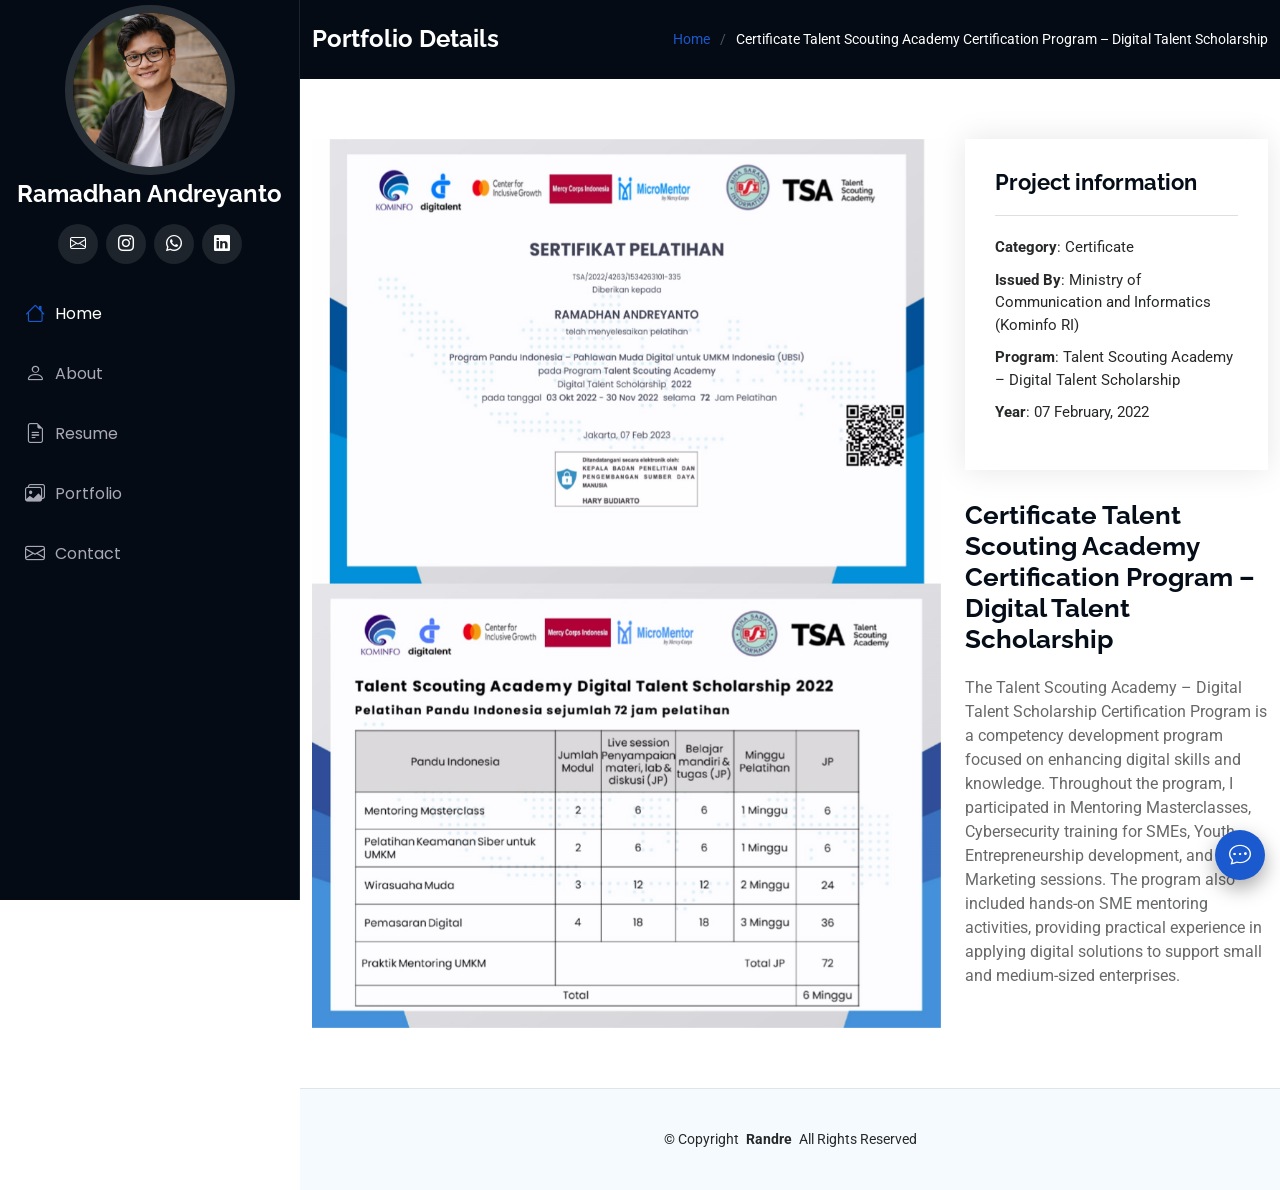
<file: certif-pandu.html>
<!DOCTYPE html>
<html lang="en">
  <head>
    <meta charset="utf-8" />
    <meta content="width=device-width, initial-scale=1.0" name="viewport" />
    <title>Portfolio Details - Certificate Talent Scouting Academy Certification Program – Digital Talent Scholarship</title>
    <meta content="" name="description" />
    <meta content="" name="keywords" />

    <!-- Favicons -->
    <link href="assets/img/favicon.png" rel="icon" />
    <link href="assets/img/apple-touch-icon.png" rel="apple-touch-icon" />

    <!-- Fonts -->
    <link href="https://fonts.googleapis.com" rel="preconnect" />
    <link href="https://fonts.gstatic.com" rel="preconnect" crossorigin />
    <link
      href="https://fonts.googleapis.com/css2?family=Roboto:ital,wght@0,100;0,300;0,400;0,500;0,700;0,900;1,100;1,300;1,400;1,500;1,700;1,900&family=Poppins:ital,wght@0,100;0,200;0,300;0,400;0,500;0,600;0,700;0,800;0,900;1,100;1,200;1,300;1,400;1,500;1,600;1,700;1,800;1,900&family=Raleway:ital,wght@0,100;0,200;0,300;0,400;0,500;0,600;0,700;0,800;0,900;1,100;1,200;1,300;1,400;1,500;1,600;1,700;1,800;1,900&display=swap"
      rel="stylesheet"
    />

    <!-- Vendor CSS Files -->
    <link href="assets/vendor/bootstrap/css/bootstrap.min.css" rel="stylesheet" />
    <link href="assets/vendor/bootstrap-icons/bootstrap-icons.css" rel="stylesheet" />
    <link href="assets/vendor/aos/aos.css" rel="stylesheet" />
    <link href="assets/vendor/glightbox/css/glightbox.min.css" rel="stylesheet" />
    <link href="assets/vendor/swiper/swiper-bundle.min.css" rel="stylesheet" />

    <!-- Main CSS File -->
    <link href="assets/css/main.css" rel="stylesheet" />

    <!-- =======================================================
  * Template Name: iPortfolio
  * Template URL: https://bootstrapmade.com/iportfolio-bootstrap-portfolio-websites-template/
  * Updated: Jun 29 2024 with Bootstrap v5.3.3
  * Author: BootstrapMade.com
  * License: https://bootstrapmade.com/license/
  ======================================================== -->
  </head>

  <body class="portfolio-details-page">
    <header id="header" class="header dark-background d-flex flex-column">
      <i class="header-toggle d-xl-none bi bi-list"></i>

      <div class="profile-3d">
        <img src="assets/img/pp.png" alt="Profile" class="profile-photo img-fluid rounded-circle" />
      </div>

      <a href="index.html" class="logo d-flex align-items-center justify-content-center">
        <!-- Uncomment the line below if you also wish to use an image logo -->
        <!-- <img src="assets/img/logo.png" alt=""> -->
        <h1 class="sitename">Ramadhan Andreyanto</h1>
      </a>

      <div class="social-links text-center">
        <a href="mailto:ramahdanandre95@gmail.com" class="email"><i class="bi bi-envelope"></i></a>
        <a href="https://www.instagram.com/randre_yo?igsh=MXN0MmU5aXhndzZiaQ==" class="instagram"><i class="bi bi-instagram"></i></a>
        <a href="https://wa.me/6282213326905" target="_blank" class="wa">
          <i class="bi bi-whatsapp"></i>
        </a>
        <a href="https://www.linkedin.com/in/ramadhan-andreyanto-952530307/" class="linkedin"><i class="bi bi-linkedin"></i></a>
      </div>

      <nav id="navmenu" class="navmenu">
        <ul>
          <li>
            <a href="index.html" class="active"><i class="bi bi-house navicon"></i>Home</a>
          </li>
          <li>
            <a href="index.html#about"><i class="bi bi-person navicon"></i> About</a>
          </li>
          <li>
            <a href="index.html#resume"><i class="bi bi-file-earmark-text navicon"></i> Resume</a>
          </li>
          <li>
            <a href="index.html#portfolio"><i class="bi bi-images navicon"></i> Portfolio</a>
          </li>
          <li>
            <a href="index.html#contact"><i class="bi bi-envelope navicon"></i> Contact</a>
          </li>
        </ul>
      </nav>
    </header>

    <main class="main">
      <!-- Page Title -->
      <div class="page-title dark-background">
        <div class="container d-lg-flex justify-content-between align-items-center">
          <h1 class="mb-2 mb-lg-0">Portfolio Details</h1>
          <nav class="breadcrumbs">
            <ol>
              <li><a href="index.html">Home</a></li>
              <li class="current">Certificate Talent Scouting Academy Certification Program – Digital Talent Scholarship</li>
            </ol>
          </nav>
        </div>
      </div>
      <!-- End Page Title -->

      <!-- Portfolio Details Section -->
      <section id="portfolio-details" class="portfolio-details section">
        <div class="container" data-aos="fade-up" data-aos-delay="100">
          <div class="row gy-4">
            <div class="col-lg-8">
              <div class="portfolio-details-slider swiper init-swiper">
                <script type="application/json" class="swiper-config">
                  {
                    "loop": true,
                    "speed": 600,
                    "autoplay": {
                      "delay": 5000
                    },
                    "slidesPerView": "auto",
                    "pagination": {
                      "el": ".swiper-pagination",
                      "type": "bullets",
                      "clickable": true
                    }
                  }
                </script>

                <div class="swiper-wrapper align-items-center">
                  <div class="swiper-slide">
                    <img src="assets/img/portfolio/sertifikat/Pandu Indo.jpg" alt="" />
                  </div>
                </div>
                <div class="swiper-pagination"></div>
              </div>
            </div>

            <div class="col-lg-4">
              <div class="portfolio-info" data-aos="fade-up" data-aos-delay="200">
                <h3>Project information</h3>
                <ul>
                  <li><strong>Category</strong>: Certificate</li>
                  <li><strong>Issued By</strong>: Ministry of Communication and Informatics (Kominfo RI)</li>
                  <li><strong>Program</strong>: Talent Scouting Academy – Digital Talent Scholarship</li>
                  <li><strong>Year</strong>: 07 February, 2022</li>
                </ul>
              </div>
              <div class="portfolio-description" data-aos="fade-up" data-aos-delay="300">
                <h2>Certificate Talent Scouting Academy Certification Program – Digital Talent Scholarship</h2>
                <p>
                  The Talent Scouting Academy – Digital Talent Scholarship Certification Program is a competency development program focused on enhancing digital skills and knowledge. Throughout the program, I participated in Mentoring
                  Masterclasses, Cybersecurity training for SMEs, Youth Entrepreneurship development, and Digital Marketing sessions. The program also included hands-on SME mentoring activities, providing practical experience in applying
                  digital solutions to support small and medium-sized enterprises.
                </p>
              </div>
            </div>
          </div>
        </div>
      </section>
      <!-- /Portfolio Details Section -->
    </main>

    <footer id="footer" class="footer position-relative light-background">
      <div class="container">
        <div class="copyright text-center">
          <p>© <span>Copyright</span> <strong class="px-1 sitename">Randre</strong> <span>All Rights Reserved</span></p>
        </div>
      </div>
    </footer>

    <!-- Scroll Top -->
    <a href="#" id="scroll-top" class="scroll-top d-flex align-items-center justify-content-center"><i class="bi bi-arrow-up-short"></i></a>

    <!-- Chatbot Wrapper -->
    <div id="chatbot-wrapper">
      <button id="chatbot-btn">
        <i class="bi bi-chat-dots"></i>
      </button>

      <div id="chatbot-box">
        <div class="chat-header">Chat Assistant</div>
        <div class="chat-body" id="chat-body">
          <div class="bot">Halo 👋 Ada yang bisa saya bantu?</div>
        </div>

        <div class="quick-chat" id="quick-chat">
          <button class="quick-btn">👋 Siapa kamu?</button>
          <button class="quick-btn">💼 Skill kamu apa?</button>
          <button class="quick-btn">📊 Pengalaman & Project</button>
          <button class="quick-btn">📞 Kontak</button>
        </div>

        <div class="chat-input">
          <input type="text" id="chat-input" placeholder="Tulis pesan..." />
        </div>
      </div>
    </div>

    <!-- Preloader -->
    <div id="preloader"></div>

    <!-- Vendor JS Files -->
    <script src="assets/vendor/bootstrap/js/bootstrap.bundle.min.js"></script>
    <script src="assets/vendor/php-email-form/validate.js"></script>
    <script src="assets/vendor/aos/aos.js"></script>
    <script src="assets/vendor/typed.js/typed.umd.js"></script>
    <script src="assets/vendor/purecounter/purecounter_vanilla.js"></script>
    <script src="assets/vendor/waypoints/noframework.waypoints.js"></script>
    <script src="assets/vendor/glightbox/js/glightbox.min.js"></script>
    <script src="assets/vendor/imagesloaded/imagesloaded.pkgd.min.js"></script>
    <script src="assets/vendor/isotope-layout/isotope.pkgd.min.js"></script>
    <script src="assets/vendor/swiper/swiper-bundle.min.js"></script>

    <script>
      const chatbotBtn = document.getElementById("chatbot-btn");
      const chatbotBox = document.getElementById("chatbot-box");
      const chatbotWrapper = document.getElementById("chatbot-wrapper");
      const scrollTopBtn = document.getElementById("scroll-top");

      const input = document.getElementById("chat-input");
      const body = document.getElementById("chat-body");
      const quickChat = document.getElementById("quick-chat");

      // Toggle chatbot
      chatbotBtn.addEventListener("click", () => {
        chatbotBox.classList.toggle("active");
        quickChat.style.display = "flex";
      });

      window.addEventListener("scroll", () => {
        chatbotWrapper.classList.toggle("shift-up", scrollTopBtn.classList.contains("active"));
      });

      // === SEND MESSAGE (USER) ===
      function sendMessage(text) {
        body.innerHTML += `<div class="user">${text}</div>`;
        body.scrollTop = body.scrollHeight;
      }

      function animateQuickToChatPrecise(btn, text) {
        // 1. Buat bubble user sementara (invisible)
        const tempBubble = document.createElement("div");
        tempBubble.className = "user temp";
        tempBubble.textContent = text;
        body.appendChild(tempBubble);

        body.scrollTop = body.scrollHeight;

        // 2. Ambil posisi target bubble
        const targetRect = tempBubble.getBoundingClientRect();
        const btnRect = btn.getBoundingClientRect();

        // 3. Buat elemen animasi
        const fly = document.createElement("div");
        fly.className = "fly-message";
        fly.textContent = text;

        fly.style.left = btnRect.left + "px";
        fly.style.top = btnRect.top + "px";

        document.body.appendChild(fly);

        // 4. Trigger animasi ke posisi bubble
        requestAnimationFrame(() => {
          fly.style.transform = `translate(
      ${targetRect.left - btnRect.left}px,
      ${targetRect.top - btnRect.top}px
    )`;
          fly.style.opacity = "0";
        });

        // 5. Cleanup & tampilkan bubble asli
        setTimeout(() => {
          fly.remove();
          tempBubble.classList.remove("temp");
        }, 450);
      }

      // === BOT REPLY (LOGIC LAMA KAMU) ===
      function getBotReply(userMsg) {
        const msg = userMsg.toLowerCase();
        let botReply = "";

        // === INTENT: SIAPA KAMU PROFIL ===
        if (msg.includes("siapa") || msg.includes("siapa kamu") || msg.includes("kamu siapa") || msg.includes("ini siapa") || msg.includes("profil") || msg.includes("tentang anda") || msg.includes("about")) {
          botReply =
            "Saya adalah Ramadhan Andreyanto, mahasiswa Sistem Informasi dengan pengalaman magang di PERUMDAM sebagai admin pengelola data 😊 \n\n" +
            "Saya tertarik di bidang System Analyst, Web Development, serta pengolahan data seperti Data Analyst dan Data Entry.";
        }

        // === INTENT: SKILL ===
        else if (msg.includes("skill") || msg.includes("keahlian") || msg.includes("bisa apa") || msg.includes("kemampuan")) {
          botReply =
            "Beberapa skill yang saya miliki antara lain:\n" +
            "• Web Development (HTML, CSS, JavaScript)\n" +
            "• Backend menggunakan CodeIgniter 3 & PHP\n" +
            "• Database MySQL\n" +
            "• Microsoft (Word, Excel, Power Point) & Canva\n" +
            "• Administrasi & pengelolaan data\n" +
            "• Data entry dan pengolahan data dasar\n\n" +
            "Saya juga memiliki ketertarikan untuk berkembang di bidang Data Analyst 📊";
        }

        // === INTENT: PENGALAMAN ===
        else if (msg.includes("pengalaman") || msg.includes("kerja") || msg.includes("project") || msg.includes("magang") || msg.includes("portofolio") || msg.includes("experience")) {
          botReply =
            "Saya memiliki pengalaman magang di PERUMDAM, dengan peran sebagai admin yang bertugas mengelola dan memproses data pelanggan.\n\n" +
            "Selain itu, saya juga mengerjakan beberapa project website seperti:\n" +
            "• Sistem kasir & sistem informasi berbasis web\n" +
            "• Portal berita menggunakan CodeIgniter 3\n" +
            "• Website portofolio pribadi\n\n" +
            "Pengalaman tersebut membuat saya terbiasa bekerja dengan data secara rapi dan terstruktur.";
        }

        // === INTENT: DATA ===
        else if (msg.includes("data analyst") || msg.includes("data analysis") || msg.includes("data entry") || msg.includes("olah data")) {
          botReply = "Saya memiliki ketertarikan di bidang Data Analyst dan Data Entry 📊\n" + "Saya terbiasa melakukan input, validasi, dan pengolahan data, serta tertarik untuk mengembangkan kemampuan analisis data lebih lanjut.";
        }

        // === INTENT: KONTAK ===
        else if (msg.includes("kontak") || msg.includes("hubungi") || msg.includes("nomor") || msg.includes("wa")) {
          botReply = "Kamu bisa menghubungi saya melalui WhatsApp di 0822-1332-6905 📞";
        }

        // === INTENT: TERIMA KASIH ===
        else if (msg.includes("terima kasih") || msg.includes("thanks") || msg.includes("thx") || msg.includes("makasih")) {
          botReply = "Sama-sama 😊 Senang bisa membantu!";
        }

        // === DEFAULT ===
        else {
          botReply = "Maaf, saya belum memahami pertanyaan tersebut.\nSilahkan hubungi langsung di 0822-1332-6905 ya 🙂";
        }

        setTimeout(() => {
          body.innerHTML += `<div class="bot">${botReply}</div>`;
          body.scrollTop = body.scrollHeight;
        }, 400);
      }

      // === INPUT MANUAL ===
      input.addEventListener("keypress", function (e) {
        if (e.key === "Enter" && this.value.trim() !== "") {
          const text = this.value;
          this.value = "";

          sendMessage(text);
          getBotReply(text);

          // ❌ JANGAN ADA KODE QUICK CHAT DI SINI
        }
      });

      // === QUICK CHAT BUTTON ===
      document.querySelectorAll(".quick-btn").forEach((btn) => {
        btn.addEventListener("click", () => {
          const text = btn.textContent;

          animateQuickToChatPrecise(btn, text);

          setTimeout(() => {
            getBotReply(text);
          }, 500);

          // hanya tombol ini yang hilang
          btn.classList.add("hide");
          setTimeout(() => btn.remove(), 250);
        });
      });
    </script>

    <script>
      const container = document.querySelector(".profile-3d");
      const image = document.querySelector(".profile-photo");

      container.addEventListener("mousemove", (e) => {
        const rect = container.getBoundingClientRect();
        const x = e.clientX - rect.left;
        const y = e.clientY - rect.top;

        const centerX = rect.width / 2;
        const centerY = rect.height / 2;

        // dibatasi supaya tidak berlebihan
        const rotateX = -(y - centerY) / 10;
        const rotateY = (x - centerX) / 10;

        image.style.transform = `
      perspective(1000px)
      rotateX(${rotateX}deg)
      rotateY(${rotateY}deg)
    `;

        image.style.boxShadow = `
      ${-rotateY * 2}px ${rotateX * 2}px 30px rgba(0,0,0,0.25)
    `;
      });

      container.addEventListener("mouseleave", () => {
        image.style.transform = `
      perspective(1000px)
      rotateX(0deg)
      rotateY(0deg)
    `;
        image.style.boxShadow = `0 10px 25px rgba(0,0,0,0.15)`;
      });
    </script>

    <!-- Main JS File -->
    <script src="assets/js/main.js"></script>
  </body>
</html>
</file>
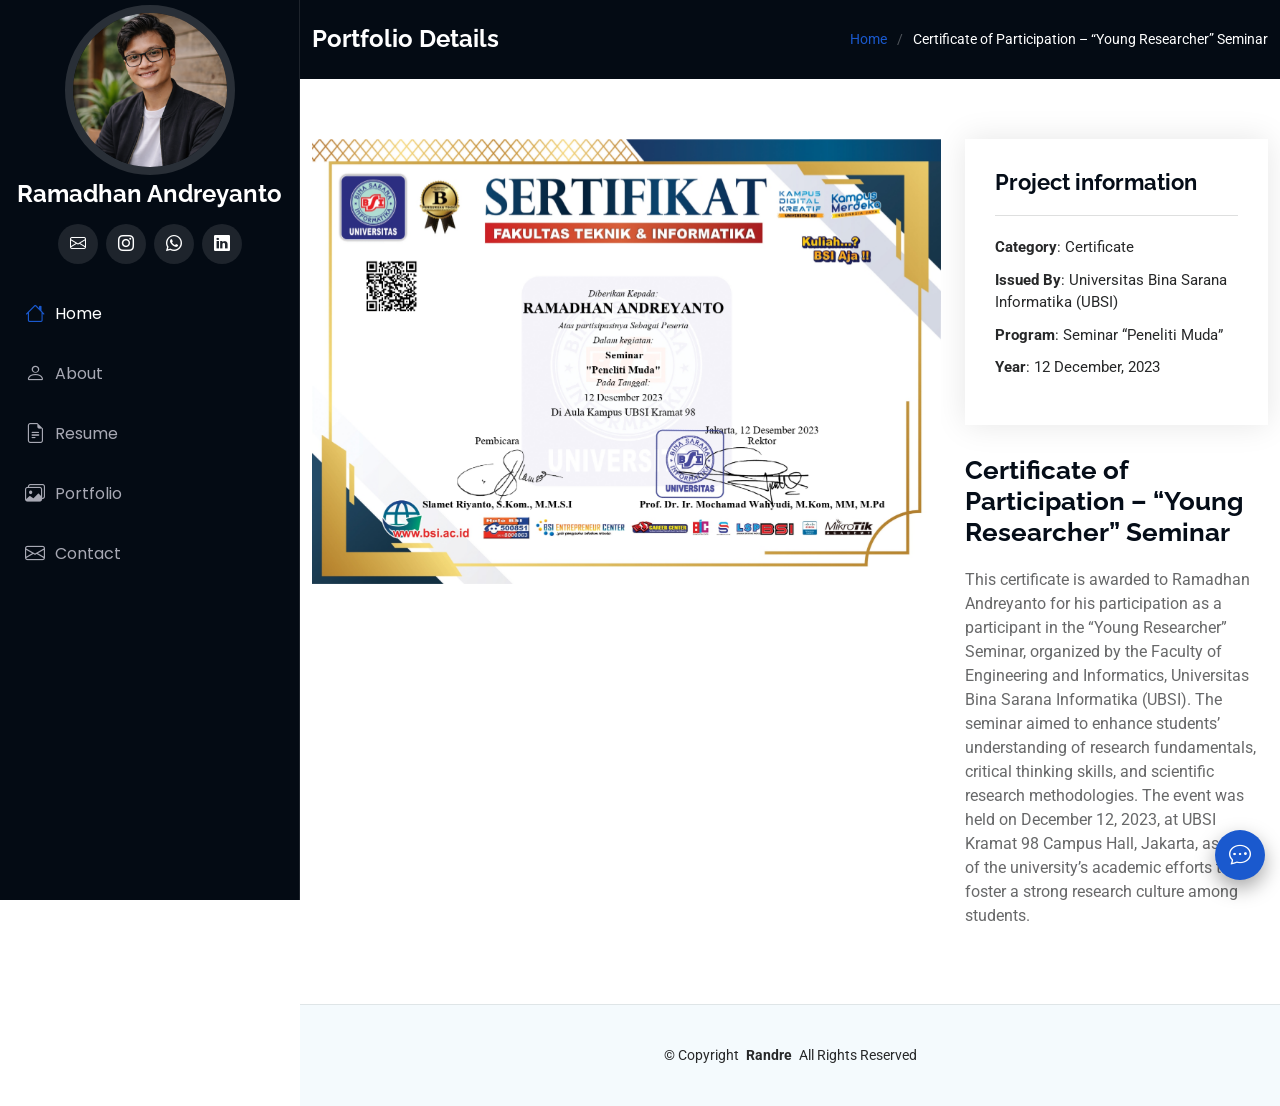
<file: certif-peneliti.html>
<!DOCTYPE html>
<html lang="en">
  <head>
    <meta charset="utf-8" />
    <meta content="width=device-width, initial-scale=1.0" name="viewport" />
    <title>Portfolio Details - Certificate of Participation – “Young Researcher” Seminar</title>
    <meta content="" name="description" />
    <meta content="" name="keywords" />

    <!-- Favicons -->
    <link href="assets/img/favicon.png" rel="icon" />
    <link href="assets/img/apple-touch-icon.png" rel="apple-touch-icon" />

    <!-- Fonts -->
    <link href="https://fonts.googleapis.com" rel="preconnect" />
    <link href="https://fonts.gstatic.com" rel="preconnect" crossorigin />
    <link
      href="https://fonts.googleapis.com/css2?family=Roboto:ital,wght@0,100;0,300;0,400;0,500;0,700;0,900;1,100;1,300;1,400;1,500;1,700;1,900&family=Poppins:ital,wght@0,100;0,200;0,300;0,400;0,500;0,600;0,700;0,800;0,900;1,100;1,200;1,300;1,400;1,500;1,600;1,700;1,800;1,900&family=Raleway:ital,wght@0,100;0,200;0,300;0,400;0,500;0,600;0,700;0,800;0,900;1,100;1,200;1,300;1,400;1,500;1,600;1,700;1,800;1,900&display=swap"
      rel="stylesheet"
    />

    <!-- Vendor CSS Files -->
    <link href="assets/vendor/bootstrap/css/bootstrap.min.css" rel="stylesheet" />
    <link href="assets/vendor/bootstrap-icons/bootstrap-icons.css" rel="stylesheet" />
    <link href="assets/vendor/aos/aos.css" rel="stylesheet" />
    <link href="assets/vendor/glightbox/css/glightbox.min.css" rel="stylesheet" />
    <link href="assets/vendor/swiper/swiper-bundle.min.css" rel="stylesheet" />

    <!-- Main CSS File -->
    <link href="assets/css/main.css" rel="stylesheet" />

    <!-- =======================================================
  * Template Name: iPortfolio
  * Template URL: https://bootstrapmade.com/iportfolio-bootstrap-portfolio-websites-template/
  * Updated: Jun 29 2024 with Bootstrap v5.3.3
  * Author: BootstrapMade.com
  * License: https://bootstrapmade.com/license/
  ======================================================== -->
  </head>

  <body class="portfolio-details-page">
    <header id="header" class="header dark-background d-flex flex-column">
      <i class="header-toggle d-xl-none bi bi-list"></i>

      <div class="profile-3d">
        <img src="assets/img/pp.png" alt="Profile" class="profile-photo img-fluid rounded-circle" />
      </div>

      <a href="index.html" class="logo d-flex align-items-center justify-content-center">
        <!-- Uncomment the line below if you also wish to use an image logo -->
        <!-- <img src="assets/img/logo.png" alt=""> -->
        <h1 class="sitename">Ramadhan Andreyanto</h1>
      </a>

      <div class="social-links text-center">
        <a href="mailto:ramahdanandre95@gmail.com" class="email"><i class="bi bi-envelope"></i></a>
        <a href="https://www.instagram.com/randre_yo?igsh=MXN0MmU5aXhndzZiaQ==" class="instagram"><i class="bi bi-instagram"></i></a>
        <a href="https://wa.me/6282213326905" target="_blank" class="wa">
          <i class="bi bi-whatsapp"></i>
        </a>
        <a href="https://www.linkedin.com/in/ramadhan-andreyanto-952530307/" class="linkedin"><i class="bi bi-linkedin"></i></a>
      </div>

      <nav id="navmenu" class="navmenu">
        <ul>
          <li>
            <a href="index.html" class="active"><i class="bi bi-house navicon"></i>Home</a>
          </li>
          <li>
            <a href="index.html#about"><i class="bi bi-person navicon"></i> About</a>
          </li>
          <li>
            <a href="index.html#resume"><i class="bi bi-file-earmark-text navicon"></i> Resume</a>
          </li>
          <li>
            <a href="index.html#portfolio"><i class="bi bi-images navicon"></i> Portfolio</a>
          </li>
          <li>
            <a href="index.html#contact"><i class="bi bi-envelope navicon"></i> Contact</a>
          </li>
        </ul>
      </nav>
    </header>

    <main class="main">
      <!-- Page Title -->
      <div class="page-title dark-background">
        <div class="container d-lg-flex justify-content-between align-items-center">
          <h1 class="mb-2 mb-lg-0">Portfolio Details</h1>
          <nav class="breadcrumbs">
            <ol>
              <li><a href="index.html">Home</a></li>
              <li class="current">Certificate of Participation – “Young Researcher” Seminar</li>
            </ol>
          </nav>
        </div>
      </div>
      <!-- End Page Title -->

      <!-- Portfolio Details Section -->
      <section id="portfolio-details" class="portfolio-details section">
        <div class="container" data-aos="fade-up" data-aos-delay="100">
          <div class="row gy-4">
            <div class="col-lg-8">
              <div class="portfolio-details-slider swiper init-swiper">
                <script type="application/json" class="swiper-config">
                  {
                    "loop": true,
                    "speed": 600,
                    "autoplay": {
                      "delay": 5000
                    },
                    "slidesPerView": "auto",
                    "pagination": {
                      "el": ".swiper-pagination",
                      "type": "bullets",
                      "clickable": true
                    }
                  }
                </script>

                <div class="swiper-wrapper align-items-center">
                  <div class="swiper-slide">
                    <img src="assets/img/portfolio/sertifikat/Sertifikat Peneliti Muda.jpg" alt="" />
                  </div>
                </div>
                <div class="swiper-pagination"></div>
              </div>
            </div>

            <div class="col-lg-4">
              <div class="portfolio-info" data-aos="fade-up" data-aos-delay="200">
                <h3>Project information</h3>
                <ul>
                  <li><strong>Category</strong>: Certificate</li>
                  <li><strong>Issued By</strong>: Universitas Bina Sarana Informatika (UBSI)</li>
                  <li><strong>Program</strong>: Seminar “Peneliti Muda”</li>
                  <li><strong>Year</strong>: 12 December, 2023</li>
                </ul>
              </div>
              <div class="portfolio-description" data-aos="fade-up" data-aos-delay="300">
                <h2>Certificate of Participation – “Young Researcher” Seminar</h2>
                <p>
                  This certificate is awarded to Ramadhan Andreyanto for his participation as a participant in the “Young Researcher” Seminar, organized by the Faculty of Engineering and Informatics, Universitas Bina Sarana Informatika
                  (UBSI). The seminar aimed to enhance students’ understanding of research fundamentals, critical thinking skills, and scientific research methodologies. The event was held on December 12, 2023, at UBSI Kramat 98 Campus
                  Hall, Jakarta, as part of the university’s academic efforts to foster a strong research culture among students.
                </p>
              </div>
            </div>
          </div>
        </div>
      </section>
      <!-- /Portfolio Details Section -->
    </main>

    <footer id="footer" class="footer position-relative light-background">
      <div class="container">
        <div class="copyright text-center">
          <p>© <span>Copyright</span> <strong class="px-1 sitename">Randre</strong> <span>All Rights Reserved</span></p>
        </div>
      </div>
    </footer>

    <!-- Scroll Top -->
    <a href="#" id="scroll-top" class="scroll-top d-flex align-items-center justify-content-center"><i class="bi bi-arrow-up-short"></i></a>

    <!-- Chatbot Wrapper -->
    <div id="chatbot-wrapper">
      <button id="chatbot-btn">
        <i class="bi bi-chat-dots"></i>
      </button>

      <div id="chatbot-box">
        <div class="chat-header">Chat Assistant</div>
        <div class="chat-body" id="chat-body">
          <div class="bot">Halo 👋 Ada yang bisa saya bantu?</div>
        </div>

        <div class="quick-chat" id="quick-chat">
          <button class="quick-btn">👋 Siapa kamu?</button>
          <button class="quick-btn">💼 Skill kamu apa?</button>
          <button class="quick-btn">📊 Pengalaman & Project</button>
          <button class="quick-btn">📞 Kontak</button>
        </div>

        <div class="chat-input">
          <input type="text" id="chat-input" placeholder="Tulis pesan..." />
        </div>
      </div>
    </div>

    <!-- Preloader -->
    <div id="preloader"></div>

    <!-- Vendor JS Files -->
    <script src="assets/vendor/bootstrap/js/bootstrap.bundle.min.js"></script>
    <script src="assets/vendor/php-email-form/validate.js"></script>
    <script src="assets/vendor/aos/aos.js"></script>
    <script src="assets/vendor/typed.js/typed.umd.js"></script>
    <script src="assets/vendor/purecounter/purecounter_vanilla.js"></script>
    <script src="assets/vendor/waypoints/noframework.waypoints.js"></script>
    <script src="assets/vendor/glightbox/js/glightbox.min.js"></script>
    <script src="assets/vendor/imagesloaded/imagesloaded.pkgd.min.js"></script>
    <script src="assets/vendor/isotope-layout/isotope.pkgd.min.js"></script>
    <script src="assets/vendor/swiper/swiper-bundle.min.js"></script>

    <script>
      const chatbotBtn = document.getElementById("chatbot-btn");
      const chatbotBox = document.getElementById("chatbot-box");
      const chatbotWrapper = document.getElementById("chatbot-wrapper");
      const scrollTopBtn = document.getElementById("scroll-top");

      const input = document.getElementById("chat-input");
      const body = document.getElementById("chat-body");
      const quickChat = document.getElementById("quick-chat");

      // Toggle chatbot
      chatbotBtn.addEventListener("click", () => {
        chatbotBox.classList.toggle("active");
        quickChat.style.display = "flex";
      });

      window.addEventListener("scroll", () => {
        chatbotWrapper.classList.toggle("shift-up", scrollTopBtn.classList.contains("active"));
      });

      // === SEND MESSAGE (USER) ===
      function sendMessage(text) {
        body.innerHTML += `<div class="user">${text}</div>`;
        body.scrollTop = body.scrollHeight;
      }

      function animateQuickToChatPrecise(btn, text) {
        // 1. Buat bubble user sementara (invisible)
        const tempBubble = document.createElement("div");
        tempBubble.className = "user temp";
        tempBubble.textContent = text;
        body.appendChild(tempBubble);

        body.scrollTop = body.scrollHeight;

        // 2. Ambil posisi target bubble
        const targetRect = tempBubble.getBoundingClientRect();
        const btnRect = btn.getBoundingClientRect();

        // 3. Buat elemen animasi
        const fly = document.createElement("div");
        fly.className = "fly-message";
        fly.textContent = text;

        fly.style.left = btnRect.left + "px";
        fly.style.top = btnRect.top + "px";

        document.body.appendChild(fly);

        // 4. Trigger animasi ke posisi bubble
        requestAnimationFrame(() => {
          fly.style.transform = `translate(
      ${targetRect.left - btnRect.left}px,
      ${targetRect.top - btnRect.top}px
    )`;
          fly.style.opacity = "0";
        });

        // 5. Cleanup & tampilkan bubble asli
        setTimeout(() => {
          fly.remove();
          tempBubble.classList.remove("temp");
        }, 450);
      }

      // === BOT REPLY (LOGIC LAMA KAMU) ===
      function getBotReply(userMsg) {
        const msg = userMsg.toLowerCase();
        let botReply = "";

        // === INTENT: SIAPA KAMU PROFIL ===
        if (msg.includes("siapa") || msg.includes("siapa kamu") || msg.includes("kamu siapa") || msg.includes("ini siapa") || msg.includes("profil") || msg.includes("tentang anda") || msg.includes("about")) {
          botReply =
            "Saya adalah Ramadhan Andreyanto, mahasiswa Sistem Informasi dengan pengalaman magang di PERUMDAM sebagai admin pengelola data 😊 \n\n" +
            "Saya tertarik di bidang System Analyst, Web Development, serta pengolahan data seperti Data Analyst dan Data Entry.";
        }

        // === INTENT: SKILL ===
        else if (msg.includes("skill") || msg.includes("keahlian") || msg.includes("bisa apa") || msg.includes("kemampuan")) {
          botReply =
            "Beberapa skill yang saya miliki antara lain:\n" +
            "• Web Development (HTML, CSS, JavaScript)\n" +
            "• Backend menggunakan CodeIgniter 3 & PHP\n" +
            "• Database MySQL\n" +
            "• Microsoft (Word, Excel, Power Point) & Canva\n" +
            "• Administrasi & pengelolaan data\n" +
            "• Data entry dan pengolahan data dasar\n\n" +
            "Saya juga memiliki ketertarikan untuk berkembang di bidang Data Analyst 📊";
        }

        // === INTENT: PENGALAMAN ===
        else if (msg.includes("pengalaman") || msg.includes("kerja") || msg.includes("project") || msg.includes("magang") || msg.includes("portofolio") || msg.includes("experience")) {
          botReply =
            "Saya memiliki pengalaman magang di PERUMDAM, dengan peran sebagai admin yang bertugas mengelola dan memproses data pelanggan.\n\n" +
            "Selain itu, saya juga mengerjakan beberapa project website seperti:\n" +
            "• Sistem kasir & sistem informasi berbasis web\n" +
            "• Portal berita menggunakan CodeIgniter 3\n" +
            "• Website portofolio pribadi\n\n" +
            "Pengalaman tersebut membuat saya terbiasa bekerja dengan data secara rapi dan terstruktur.";
        }

        // === INTENT: DATA ===
        else if (msg.includes("data analyst") || msg.includes("data analysis") || msg.includes("data entry") || msg.includes("olah data")) {
          botReply = "Saya memiliki ketertarikan di bidang Data Analyst dan Data Entry 📊\n" + "Saya terbiasa melakukan input, validasi, dan pengolahan data, serta tertarik untuk mengembangkan kemampuan analisis data lebih lanjut.";
        }

        // === INTENT: KONTAK ===
        else if (msg.includes("kontak") || msg.includes("hubungi") || msg.includes("nomor") || msg.includes("wa")) {
          botReply = "Kamu bisa menghubungi saya melalui WhatsApp di 0822-1332-6905 📞";
        }

        // === INTENT: TERIMA KASIH ===
        else if (msg.includes("terima kasih") || msg.includes("thanks") || msg.includes("thx") || msg.includes("makasih")) {
          botReply = "Sama-sama 😊 Senang bisa membantu!";
        }

        // === DEFAULT ===
        else {
          botReply = "Maaf, saya belum memahami pertanyaan tersebut.\nSilahkan hubungi langsung di 0822-1332-6905 ya 🙂";
        }

        setTimeout(() => {
          body.innerHTML += `<div class="bot">${botReply}</div>`;
          body.scrollTop = body.scrollHeight;
        }, 400);
      }

      // === INPUT MANUAL ===
      input.addEventListener("keypress", function (e) {
        if (e.key === "Enter" && this.value.trim() !== "") {
          const text = this.value;
          this.value = "";

          sendMessage(text);
          getBotReply(text);

          // ❌ JANGAN ADA KODE QUICK CHAT DI SINI
        }
      });

      // === QUICK CHAT BUTTON ===
      document.querySelectorAll(".quick-btn").forEach((btn) => {
        btn.addEventListener("click", () => {
          const text = btn.textContent;

          animateQuickToChatPrecise(btn, text);

          setTimeout(() => {
            getBotReply(text);
          }, 500);

          // hanya tombol ini yang hilang
          btn.classList.add("hide");
          setTimeout(() => btn.remove(), 250);
        });
      });
    </script>

    <script>
      const container = document.querySelector(".profile-3d");
      const image = document.querySelector(".profile-photo");

      container.addEventListener("mousemove", (e) => {
        const rect = container.getBoundingClientRect();
        const x = e.clientX - rect.left;
        const y = e.clientY - rect.top;

        const centerX = rect.width / 2;
        const centerY = rect.height / 2;

        // dibatasi supaya tidak berlebihan
        const rotateX = -(y - centerY) / 10;
        const rotateY = (x - centerX) / 10;

        image.style.transform = `
      perspective(1000px)
      rotateX(${rotateX}deg)
      rotateY(${rotateY}deg)
    `;

        image.style.boxShadow = `
      ${-rotateY * 2}px ${rotateX * 2}px 30px rgba(0,0,0,0.25)
    `;
      });

      container.addEventListener("mouseleave", () => {
        image.style.transform = `
      perspective(1000px)
      rotateX(0deg)
      rotateY(0deg)
    `;
        image.style.boxShadow = `0 10px 25px rgba(0,0,0,0.15)`;
      });
    </script>

    <!-- Main JS File -->
    <script src="assets/js/main.js"></script>
  </body>
</html>
</file>
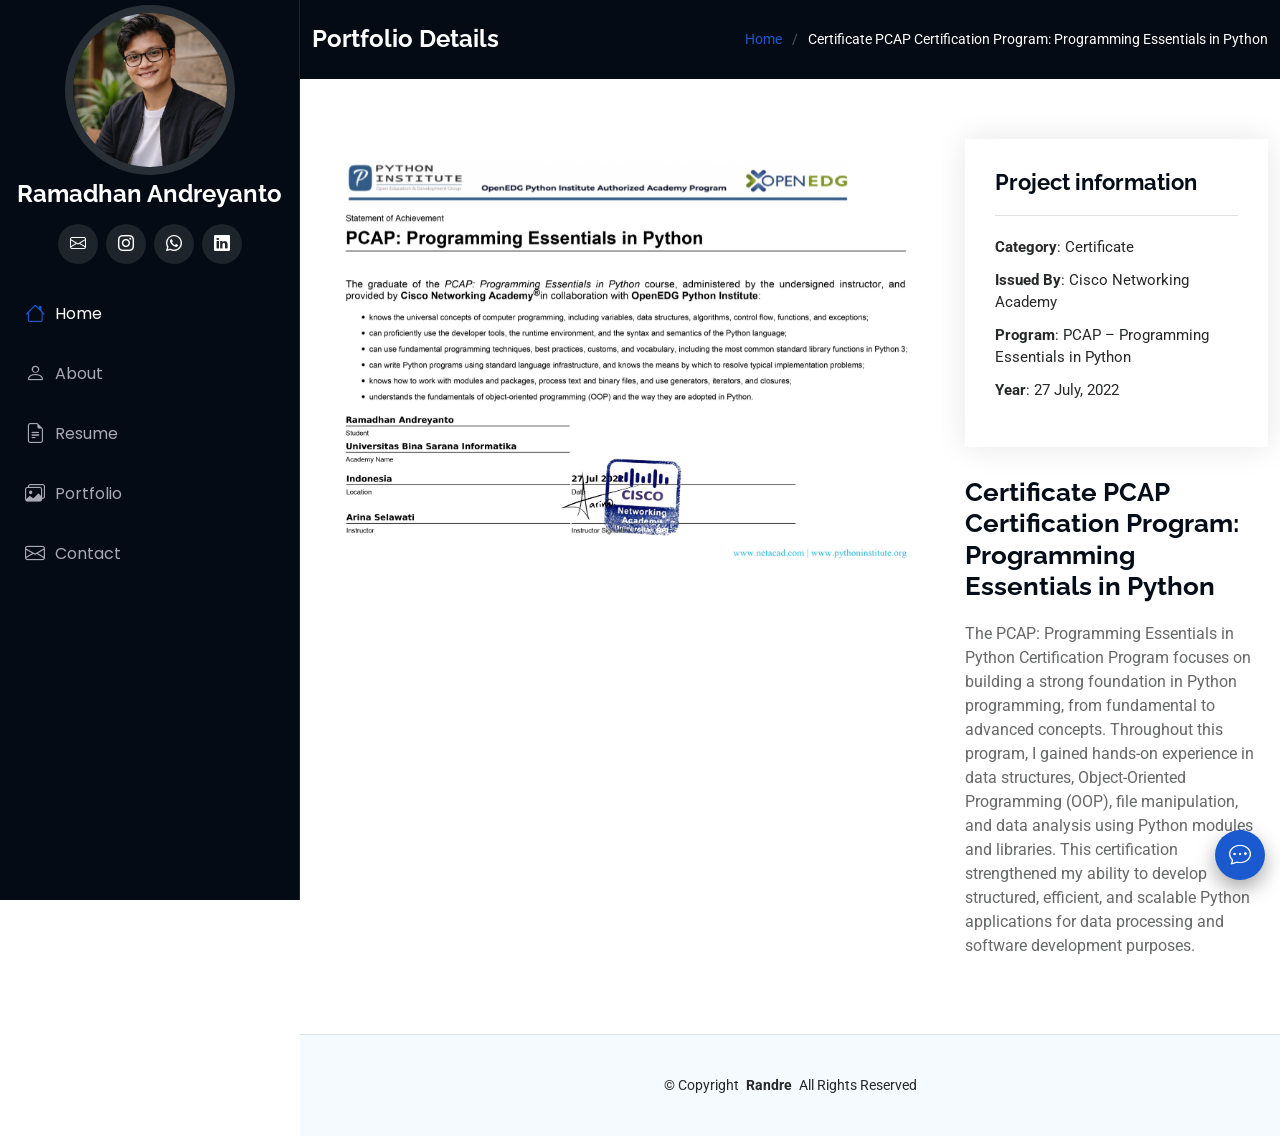
<file: certif-python.html>
<!DOCTYPE html>
<html lang="en">
  <head>
    <meta charset="utf-8" />
    <meta content="width=device-width, initial-scale=1.0" name="viewport" />
    <title>Portfolio Details - Certificate PCAP Certification Program: Programming Essentials in Python</title>
    <meta content="" name="description" />
    <meta content="" name="keywords" />

    <!-- Favicons -->
    <link href="assets/img/favicon.png" rel="icon" />
    <link href="assets/img/apple-touch-icon.png" rel="apple-touch-icon" />

    <!-- Fonts -->
    <link href="https://fonts.googleapis.com" rel="preconnect" />
    <link href="https://fonts.gstatic.com" rel="preconnect" crossorigin />
    <link
      href="https://fonts.googleapis.com/css2?family=Roboto:ital,wght@0,100;0,300;0,400;0,500;0,700;0,900;1,100;1,300;1,400;1,500;1,700;1,900&family=Poppins:ital,wght@0,100;0,200;0,300;0,400;0,500;0,600;0,700;0,800;0,900;1,100;1,200;1,300;1,400;1,500;1,600;1,700;1,800;1,900&family=Raleway:ital,wght@0,100;0,200;0,300;0,400;0,500;0,600;0,700;0,800;0,900;1,100;1,200;1,300;1,400;1,500;1,600;1,700;1,800;1,900&display=swap"
      rel="stylesheet"
    />

    <!-- Vendor CSS Files -->
    <link href="assets/vendor/bootstrap/css/bootstrap.min.css" rel="stylesheet" />
    <link href="assets/vendor/bootstrap-icons/bootstrap-icons.css" rel="stylesheet" />
    <link href="assets/vendor/aos/aos.css" rel="stylesheet" />
    <link href="assets/vendor/glightbox/css/glightbox.min.css" rel="stylesheet" />
    <link href="assets/vendor/swiper/swiper-bundle.min.css" rel="stylesheet" />

    <!-- Main CSS File -->
    <link href="assets/css/main.css" rel="stylesheet" />

    <!-- =======================================================
  * Template Name: iPortfolio
  * Template URL: https://bootstrapmade.com/iportfolio-bootstrap-portfolio-websites-template/
  * Updated: Jun 29 2024 with Bootstrap v5.3.3
  * Author: BootstrapMade.com
  * License: https://bootstrapmade.com/license/
  ======================================================== -->
  </head>

  <body class="portfolio-details-page">
    <header id="header" class="header dark-background d-flex flex-column">
      <i class="header-toggle d-xl-none bi bi-list"></i>

      <div class="profile-3d">
        <img src="assets/img/pp.png" alt="Profile" class="profile-photo img-fluid rounded-circle" />
      </div>

      <a href="index.html" class="logo d-flex align-items-center justify-content-center">
        <!-- Uncomment the line below if you also wish to use an image logo -->
        <!-- <img src="assets/img/logo.png" alt=""> -->
        <h1 class="sitename">Ramadhan Andreyanto</h1>
      </a>

      <div class="social-links text-center">
        <a href="mailto:ramahdanandre95@gmail.com" class="email"><i class="bi bi-envelope"></i></a>
        <a href="https://www.instagram.com/randre_yo?igsh=MXN0MmU5aXhndzZiaQ==" class="instagram"><i class="bi bi-instagram"></i></a>
        <a href="https://wa.me/6282213326905" target="_blank" class="wa">
          <i class="bi bi-whatsapp"></i>
        </a>
        <a href="https://www.linkedin.com/in/ramadhan-andreyanto-952530307/" class="linkedin"><i class="bi bi-linkedin"></i></a>
      </div>

      <nav id="navmenu" class="navmenu">
        <ul>
          <li>
            <a href="index.html" class="active"><i class="bi bi-house navicon"></i>Home</a>
          </li>
          <li>
            <a href="index.html#about"><i class="bi bi-person navicon"></i> About</a>
          </li>
          <li>
            <a href="index.html#resume"><i class="bi bi-file-earmark-text navicon"></i> Resume</a>
          </li>
          <li>
            <a href="index.html#portfolio"><i class="bi bi-images navicon"></i> Portfolio</a>
          </li>
          <li>
            <a href="index.html#contact"><i class="bi bi-envelope navicon"></i> Contact</a>
          </li>
        </ul>
      </nav>
    </header>

    <main class="main">
      <!-- Page Title -->
      <div class="page-title dark-background">
        <div class="container d-lg-flex justify-content-between align-items-center">
          <h1 class="mb-2 mb-lg-0">Portfolio Details</h1>
          <nav class="breadcrumbs">
            <ol>
              <li><a href="index.html">Home</a></li>
              <li class="current">Certificate PCAP Certification Program: Programming Essentials in Python</li>
            </ol>
          </nav>
        </div>
      </div>
      <!-- End Page Title -->

      <!-- Portfolio Details Section -->
      <section id="portfolio-details" class="portfolio-details section">
        <div class="container" data-aos="fade-up" data-aos-delay="100">
          <div class="row gy-4">
            <div class="col-lg-8">
              <div class="portfolio-details-slider swiper init-swiper">
                <script type="application/json" class="swiper-config">
                  {
                    "loop": true,
                    "speed": 600,
                    "autoplay": {
                      "delay": 5000
                    },
                    "slidesPerView": "auto",
                    "pagination": {
                      "el": ".swiper-pagination",
                      "type": "bullets",
                      "clickable": true
                    }
                  }
                </script>

                <div class="swiper-wrapper align-items-center">
                  <div class="swiper-slide">
                    <img src="assets/img/portfolio/sertifikat/Sertifikat Python.jpg" alt="" />
                  </div>
                </div>
                <div class="swiper-pagination"></div>
              </div>
            </div>

            <div class="col-lg-4">
              <div class="portfolio-info" data-aos="fade-up" data-aos-delay="200">
                <h3>Project information</h3>
                <ul>
                  <li><strong>Category</strong>: Certificate</li>
                  <li><strong>Issued By</strong>: Cisco Networking Academy</li>
                  <li><strong>Program</strong>: PCAP – Programming Essentials in Python</li>
                  <li><strong>Year</strong>: 27 July, 2022</li>
                </ul>
              </div>
              <div class="portfolio-description" data-aos="fade-up" data-aos-delay="300">
                <h2>Certificate PCAP Certification Program: Programming Essentials in Python</h2>
                <p>
                  The PCAP: Programming Essentials in Python Certification Program focuses on building a strong foundation in Python programming, from fundamental to advanced concepts. Throughout this program, I gained hands-on experience
                  in data structures, Object-Oriented Programming (OOP), file manipulation, and data analysis using Python modules and libraries. This certification strengthened my ability to develop structured, efficient, and scalable
                  Python applications for data processing and software development purposes.
                </p>
              </div>
            </div>
          </div>
        </div>
      </section>
      <!-- /Portfolio Details Section -->
    </main>

    <footer id="footer" class="footer position-relative light-background">
      <div class="container">
        <div class="copyright text-center">
          <p>© <span>Copyright</span> <strong class="px-1 sitename">Randre</strong> <span>All Rights Reserved</span></p>
        </div>
      </div>
    </footer>

    <!-- Scroll Top -->
    <a href="#" id="scroll-top" class="scroll-top d-flex align-items-center justify-content-center"><i class="bi bi-arrow-up-short"></i></a>

    <!-- Chatbot Wrapper -->
    <div id="chatbot-wrapper">
      <button id="chatbot-btn">
        <i class="bi bi-chat-dots"></i>
      </button>

      <div id="chatbot-box">
        <div class="chat-header">Chat Assistant</div>
        <div class="chat-body" id="chat-body">
          <div class="bot">Halo 👋 Ada yang bisa saya bantu?</div>
        </div>

        <div class="quick-chat" id="quick-chat">
          <button class="quick-btn">👋 Siapa kamu?</button>
          <button class="quick-btn">💼 Skill kamu apa?</button>
          <button class="quick-btn">📊 Pengalaman & Project</button>
          <button class="quick-btn">📞 Kontak</button>
        </div>

        <div class="chat-input">
          <input type="text" id="chat-input" placeholder="Tulis pesan..." />
        </div>
      </div>
    </div>

    <!-- Preloader -->
    <div id="preloader"></div>

    <!-- Vendor JS Files -->
    <script src="assets/vendor/bootstrap/js/bootstrap.bundle.min.js"></script>
    <script src="assets/vendor/php-email-form/validate.js"></script>
    <script src="assets/vendor/aos/aos.js"></script>
    <script src="assets/vendor/typed.js/typed.umd.js"></script>
    <script src="assets/vendor/purecounter/purecounter_vanilla.js"></script>
    <script src="assets/vendor/waypoints/noframework.waypoints.js"></script>
    <script src="assets/vendor/glightbox/js/glightbox.min.js"></script>
    <script src="assets/vendor/imagesloaded/imagesloaded.pkgd.min.js"></script>
    <script src="assets/vendor/isotope-layout/isotope.pkgd.min.js"></script>
    <script src="assets/vendor/swiper/swiper-bundle.min.js"></script>

    <script>
      const chatbotBtn = document.getElementById("chatbot-btn");
      const chatbotBox = document.getElementById("chatbot-box");
      const chatbotWrapper = document.getElementById("chatbot-wrapper");
      const scrollTopBtn = document.getElementById("scroll-top");

      const input = document.getElementById("chat-input");
      const body = document.getElementById("chat-body");
      const quickChat = document.getElementById("quick-chat");

      // Toggle chatbot
      chatbotBtn.addEventListener("click", () => {
        chatbotBox.classList.toggle("active");
        quickChat.style.display = "flex";
      });

      window.addEventListener("scroll", () => {
        chatbotWrapper.classList.toggle("shift-up", scrollTopBtn.classList.contains("active"));
      });

      // === SEND MESSAGE (USER) ===
      function sendMessage(text) {
        body.innerHTML += `<div class="user">${text}</div>`;
        body.scrollTop = body.scrollHeight;
      }

      function animateQuickToChatPrecise(btn, text) {
        // 1. Buat bubble user sementara (invisible)
        const tempBubble = document.createElement("div");
        tempBubble.className = "user temp";
        tempBubble.textContent = text;
        body.appendChild(tempBubble);

        body.scrollTop = body.scrollHeight;

        // 2. Ambil posisi target bubble
        const targetRect = tempBubble.getBoundingClientRect();
        const btnRect = btn.getBoundingClientRect();

        // 3. Buat elemen animasi
        const fly = document.createElement("div");
        fly.className = "fly-message";
        fly.textContent = text;

        fly.style.left = btnRect.left + "px";
        fly.style.top = btnRect.top + "px";

        document.body.appendChild(fly);

        // 4. Trigger animasi ke posisi bubble
        requestAnimationFrame(() => {
          fly.style.transform = `translate(
      ${targetRect.left - btnRect.left}px,
      ${targetRect.top - btnRect.top}px
    )`;
          fly.style.opacity = "0";
        });

        // 5. Cleanup & tampilkan bubble asli
        setTimeout(() => {
          fly.remove();
          tempBubble.classList.remove("temp");
        }, 450);
      }

      // === BOT REPLY (LOGIC LAMA KAMU) ===
      function getBotReply(userMsg) {
        const msg = userMsg.toLowerCase();
        let botReply = "";

        // === INTENT: SIAPA KAMU PROFIL ===
        if (msg.includes("siapa") || msg.includes("siapa kamu") || msg.includes("kamu siapa") || msg.includes("ini siapa") || msg.includes("profil") || msg.includes("tentang anda") || msg.includes("about")) {
          botReply =
            "Saya adalah Ramadhan Andreyanto, mahasiswa Sistem Informasi dengan pengalaman magang di PERUMDAM sebagai admin pengelola data 😊 \n\n" +
            "Saya tertarik di bidang System Analyst, Web Development, serta pengolahan data seperti Data Analyst dan Data Entry.";
        }

        // === INTENT: SKILL ===
        else if (msg.includes("skill") || msg.includes("keahlian") || msg.includes("bisa apa") || msg.includes("kemampuan")) {
          botReply =
            "Beberapa skill yang saya miliki antara lain:\n" +
            "• Web Development (HTML, CSS, JavaScript)\n" +
            "• Backend menggunakan CodeIgniter 3 & PHP\n" +
            "• Database MySQL\n" +
            "• Microsoft (Word, Excel, Power Point) & Canva\n" +
            "• Administrasi & pengelolaan data\n" +
            "• Data entry dan pengolahan data dasar\n\n" +
            "Saya juga memiliki ketertarikan untuk berkembang di bidang Data Analyst 📊";
        }

        // === INTENT: PENGALAMAN ===
        else if (msg.includes("pengalaman") || msg.includes("kerja") || msg.includes("project") || msg.includes("magang") || msg.includes("portofolio") || msg.includes("experience")) {
          botReply =
            "Saya memiliki pengalaman magang di PERUMDAM, dengan peran sebagai admin yang bertugas mengelola dan memproses data pelanggan.\n\n" +
            "Selain itu, saya juga mengerjakan beberapa project website seperti:\n" +
            "• Sistem kasir & sistem informasi berbasis web\n" +
            "• Portal berita menggunakan CodeIgniter 3\n" +
            "• Website portofolio pribadi\n\n" +
            "Pengalaman tersebut membuat saya terbiasa bekerja dengan data secara rapi dan terstruktur.";
        }

        // === INTENT: DATA ===
        else if (msg.includes("data analyst") || msg.includes("data analysis") || msg.includes("data entry") || msg.includes("olah data")) {
          botReply = "Saya memiliki ketertarikan di bidang Data Analyst dan Data Entry 📊\n" + "Saya terbiasa melakukan input, validasi, dan pengolahan data, serta tertarik untuk mengembangkan kemampuan analisis data lebih lanjut.";
        }

        // === INTENT: KONTAK ===
        else if (msg.includes("kontak") || msg.includes("hubungi") || msg.includes("nomor") || msg.includes("wa")) {
          botReply = "Kamu bisa menghubungi saya melalui WhatsApp di 0822-1332-6905 📞";
        }

        // === INTENT: TERIMA KASIH ===
        else if (msg.includes("terima kasih") || msg.includes("thanks") || msg.includes("thx") || msg.includes("makasih")) {
          botReply = "Sama-sama 😊 Senang bisa membantu!";
        }

        // === DEFAULT ===
        else {
          botReply = "Maaf, saya belum memahami pertanyaan tersebut.\nSilahkan hubungi langsung di 0822-1332-6905 ya 🙂";
        }

        setTimeout(() => {
          body.innerHTML += `<div class="bot">${botReply}</div>`;
          body.scrollTop = body.scrollHeight;
        }, 400);
      }

      // === INPUT MANUAL ===
      input.addEventListener("keypress", function (e) {
        if (e.key === "Enter" && this.value.trim() !== "") {
          const text = this.value;
          this.value = "";

          sendMessage(text);
          getBotReply(text);

          // ❌ JANGAN ADA KODE QUICK CHAT DI SINI
        }
      });

      // === QUICK CHAT BUTTON ===
      document.querySelectorAll(".quick-btn").forEach((btn) => {
        btn.addEventListener("click", () => {
          const text = btn.textContent;

          animateQuickToChatPrecise(btn, text);

          setTimeout(() => {
            getBotReply(text);
          }, 500);

          // hanya tombol ini yang hilang
          btn.classList.add("hide");
          setTimeout(() => btn.remove(), 250);
        });
      });
    </script>

    <script>
      const container = document.querySelector(".profile-3d");
      const image = document.querySelector(".profile-photo");

      container.addEventListener("mousemove", (e) => {
        const rect = container.getBoundingClientRect();
        const x = e.clientX - rect.left;
        const y = e.clientY - rect.top;

        const centerX = rect.width / 2;
        const centerY = rect.height / 2;

        // dibatasi supaya tidak berlebihan
        const rotateX = -(y - centerY) / 10;
        const rotateY = (x - centerX) / 10;

        image.style.transform = `
      perspective(1000px)
      rotateX(${rotateX}deg)
      rotateY(${rotateY}deg)
    `;

        image.style.boxShadow = `
      ${-rotateY * 2}px ${rotateX * 2}px 30px rgba(0,0,0,0.25)
    `;
      });

      container.addEventListener("mouseleave", () => {
        image.style.transform = `
      perspective(1000px)
      rotateX(0deg)
      rotateY(0deg)
    `;
        image.style.boxShadow = `0 10px 25px rgba(0,0,0,0.15)`;
      });
    </script>

    <!-- Main JS File -->
    <script src="assets/js/main.js"></script>
  </body>
</html>
</file>
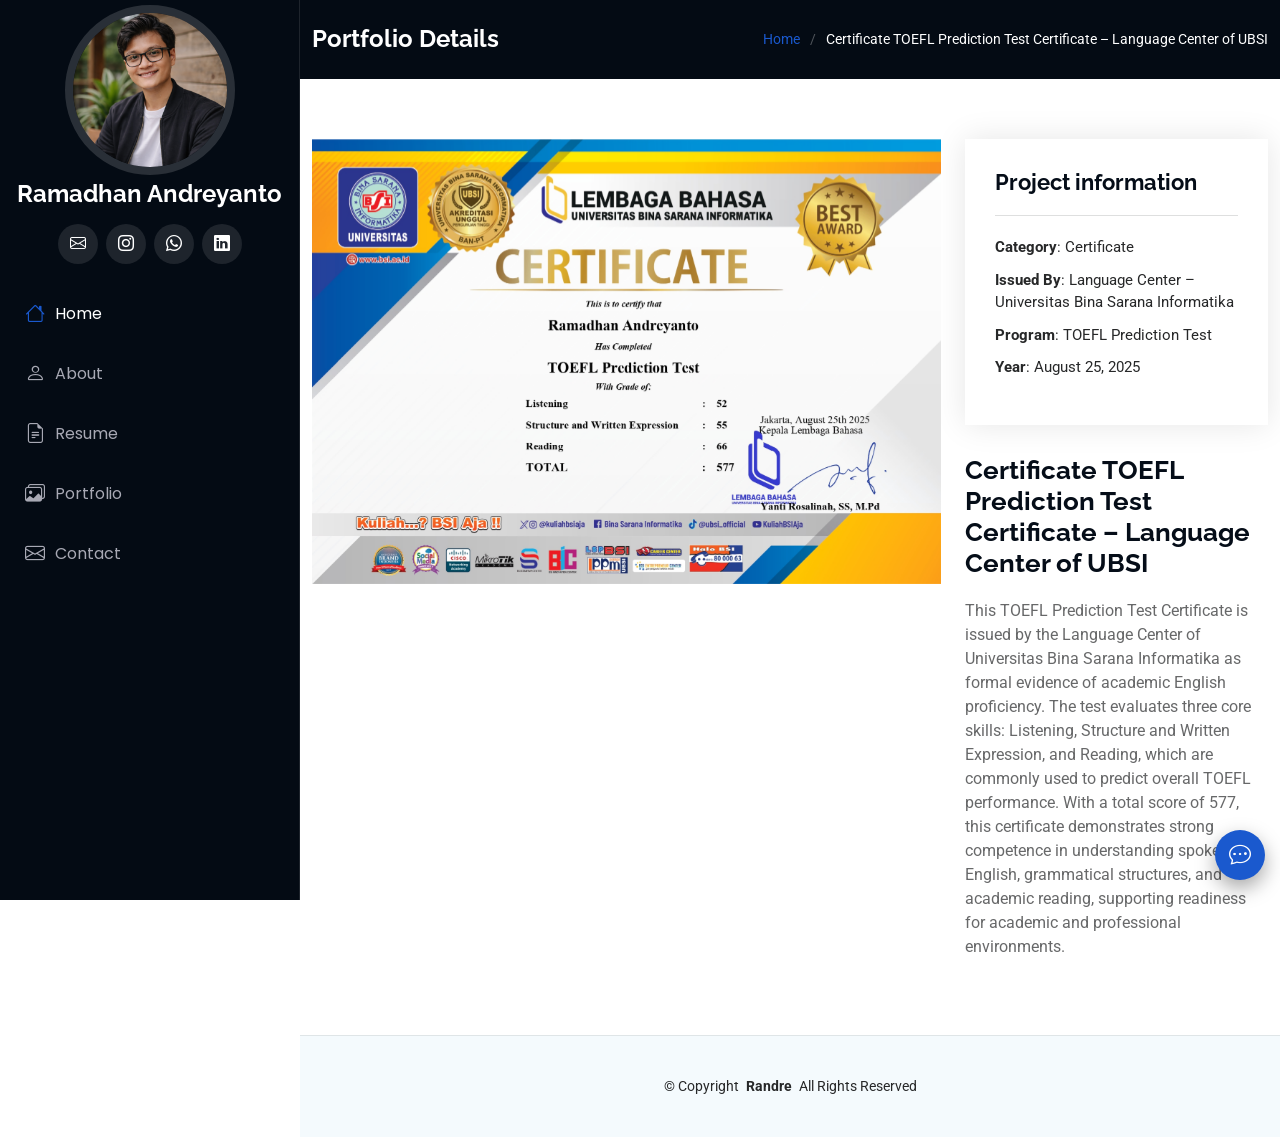
<file: certif-toefl.html>
<!DOCTYPE html>
<html lang="en">
  <head>
    <meta charset="utf-8" />
    <meta content="width=device-width, initial-scale=1.0" name="viewport" />
    <title>Portfolio Details - Certificate TOEFL Prediction Test Certificate – Language Center of UBSI</title>
    <meta content="" name="description" />
    <meta content="" name="keywords" />

    <!-- Favicons -->
    <link href="assets/img/favicon.png" rel="icon" />
    <link href="assets/img/apple-touch-icon.png" rel="apple-touch-icon" />

    <!-- Fonts -->
    <link href="https://fonts.googleapis.com" rel="preconnect" />
    <link href="https://fonts.gstatic.com" rel="preconnect" crossorigin />
    <link
      href="https://fonts.googleapis.com/css2?family=Roboto:ital,wght@0,100;0,300;0,400;0,500;0,700;0,900;1,100;1,300;1,400;1,500;1,700;1,900&family=Poppins:ital,wght@0,100;0,200;0,300;0,400;0,500;0,600;0,700;0,800;0,900;1,100;1,200;1,300;1,400;1,500;1,600;1,700;1,800;1,900&family=Raleway:ital,wght@0,100;0,200;0,300;0,400;0,500;0,600;0,700;0,800;0,900;1,100;1,200;1,300;1,400;1,500;1,600;1,700;1,800;1,900&display=swap"
      rel="stylesheet"
    />

    <!-- Vendor CSS Files -->
    <link href="assets/vendor/bootstrap/css/bootstrap.min.css" rel="stylesheet" />
    <link href="assets/vendor/bootstrap-icons/bootstrap-icons.css" rel="stylesheet" />
    <link href="assets/vendor/aos/aos.css" rel="stylesheet" />
    <link href="assets/vendor/glightbox/css/glightbox.min.css" rel="stylesheet" />
    <link href="assets/vendor/swiper/swiper-bundle.min.css" rel="stylesheet" />

    <!-- Main CSS File -->
    <link href="assets/css/main.css" rel="stylesheet" />

    <!-- =======================================================
  * Template Name: iPortfolio
  * Template URL: https://bootstrapmade.com/iportfolio-bootstrap-portfolio-websites-template/
  * Updated: Jun 29 2024 with Bootstrap v5.3.3
  * Author: BootstrapMade.com
  * License: https://bootstrapmade.com/license/
  ======================================================== -->
  </head>

  <body class="portfolio-details-page">
    <header id="header" class="header dark-background d-flex flex-column">
      <i class="header-toggle d-xl-none bi bi-list"></i>

      <div class="profile-3d">
        <img src="assets/img/pp.png" alt="Profile" class="profile-photo img-fluid rounded-circle" />
      </div>

      <a href="index.html" class="logo d-flex align-items-center justify-content-center">
        <!-- Uncomment the line below if you also wish to use an image logo -->
        <!-- <img src="assets/img/logo.png" alt=""> -->
        <h1 class="sitename">Ramadhan Andreyanto</h1>
      </a>

      <div class="social-links text-center">
        <a href="mailto:ramahdanandre95@gmail.com" class="email"><i class="bi bi-envelope"></i></a>
        <a href="https://www.instagram.com/randre_yo?igsh=MXN0MmU5aXhndzZiaQ==" class="instagram"><i class="bi bi-instagram"></i></a>
        <a href="https://wa.me/6282213326905" target="_blank" class="wa">
          <i class="bi bi-whatsapp"></i>
        </a>
        <a href="https://www.linkedin.com/in/ramadhan-andreyanto-952530307/" class="linkedin"><i class="bi bi-linkedin"></i></a>
      </div>

      <nav id="navmenu" class="navmenu">
        <ul>
          <li>
            <a href="index.html" class="active"><i class="bi bi-house navicon"></i>Home</a>
          </li>
          <li>
            <a href="index.html#about"><i class="bi bi-person navicon"></i> About</a>
          </li>
          <li>
            <a href="index.html#resume"><i class="bi bi-file-earmark-text navicon"></i> Resume</a>
          </li>
          <li>
            <a href="index.html#portfolio"><i class="bi bi-images navicon"></i> Portfolio</a>
          </li>
          <li>
            <a href="index.html#contact"><i class="bi bi-envelope navicon"></i> Contact</a>
          </li>
        </ul>
      </nav>
    </header>

    <main class="main">
      <!-- Page Title -->
      <div class="page-title dark-background">
        <div class="container d-lg-flex justify-content-between align-items-center">
          <h1 class="mb-2 mb-lg-0">Portfolio Details</h1>
          <nav class="breadcrumbs">
            <ol>
              <li><a href="index.html">Home</a></li>
              <li class="current">Certificate TOEFL Prediction Test Certificate – Language Center of UBSI</li>
            </ol>
          </nav>
        </div>
      </div>
      <!-- End Page Title -->

      <!-- Portfolio Details Section -->
      <section id="portfolio-details" class="portfolio-details section">
        <div class="container" data-aos="fade-up" data-aos-delay="100">
          <div class="row gy-4">
            <div class="col-lg-8">
              <div class="portfolio-details-slider swiper init-swiper">
                <script type="application/json" class="swiper-config">
                  {
                    "loop": true,
                    "speed": 600,
                    "autoplay": {
                      "delay": 5000
                    },
                    "slidesPerView": "auto",
                    "pagination": {
                      "el": ".swiper-pagination",
                      "type": "bullets",
                      "clickable": true
                    }
                  }
                </script>

                <div class="swiper-wrapper align-items-center">
                  <div class="swiper-slide">
                    <img src="assets/img/portfolio/sertifikat/SERTIFIKAT TOEFL.jpg" alt="" />
                  </div>
                </div>
                <div class="swiper-pagination"></div>
              </div>
            </div>

            <div class="col-lg-4">
              <div class="portfolio-info" data-aos="fade-up" data-aos-delay="200">
                <h3>Project information</h3>
                <ul>
                  <li><strong>Category</strong>: Certificate</li>
                  <li><strong>Issued By</strong>: Language Center – Universitas Bina Sarana Informatika</li>
                  <li><strong>Program</strong>: TOEFL Prediction Test</li>
                  <li><strong>Year</strong>: August 25, 2025</li>
                </ul>
              </div>
              <div class="portfolio-description" data-aos="fade-up" data-aos-delay="300">
                <h2>Certificate TOEFL Prediction Test Certificate – Language Center of UBSI</h2>
                <p>
                  This TOEFL Prediction Test Certificate is issued by the Language Center of Universitas Bina Sarana Informatika as formal evidence of academic English proficiency. The test evaluates three core skills: Listening, Structure
                  and Written Expression, and Reading, which are commonly used to predict overall TOEFL performance. With a total score of 577, this certificate demonstrates strong competence in understanding spoken English, grammatical
                  structures, and academic reading, supporting readiness for academic and professional environments.
                </p>
              </div>
            </div>
          </div>
        </div>
      </section>
      <!-- /Portfolio Details Section -->
    </main>

    <footer id="footer" class="footer position-relative light-background">
      <div class="container">
        <div class="copyright text-center">
          <p>© <span>Copyright</span> <strong class="px-1 sitename">Randre</strong> <span>All Rights Reserved</span></p>
        </div>
      </div>
    </footer>

    <!-- Scroll Top -->
    <a href="#" id="scroll-top" class="scroll-top d-flex align-items-center justify-content-center"><i class="bi bi-arrow-up-short"></i></a>

    <!-- Chatbot Wrapper -->
    <div id="chatbot-wrapper">
      <button id="chatbot-btn">
        <i class="bi bi-chat-dots"></i>
      </button>

      <div id="chatbot-box">
        <div class="chat-header">Chat Assistant</div>
        <div class="chat-body" id="chat-body">
          <div class="bot">Halo 👋 Ada yang bisa saya bantu?</div>
        </div>

        <div class="quick-chat" id="quick-chat">
          <button class="quick-btn">👋 Siapa kamu?</button>
          <button class="quick-btn">💼 Skill kamu apa?</button>
          <button class="quick-btn">📊 Pengalaman & Project</button>
          <button class="quick-btn">📞 Kontak</button>
        </div>

        <div class="chat-input">
          <input type="text" id="chat-input" placeholder="Tulis pesan..." />
        </div>
      </div>
    </div>

    <!-- Preloader -->
    <div id="preloader"></div>

    <!-- Vendor JS Files -->
    <script src="assets/vendor/bootstrap/js/bootstrap.bundle.min.js"></script>
    <script src="assets/vendor/php-email-form/validate.js"></script>
    <script src="assets/vendor/aos/aos.js"></script>
    <script src="assets/vendor/typed.js/typed.umd.js"></script>
    <script src="assets/vendor/purecounter/purecounter_vanilla.js"></script>
    <script src="assets/vendor/waypoints/noframework.waypoints.js"></script>
    <script src="assets/vendor/glightbox/js/glightbox.min.js"></script>
    <script src="assets/vendor/imagesloaded/imagesloaded.pkgd.min.js"></script>
    <script src="assets/vendor/isotope-layout/isotope.pkgd.min.js"></script>
    <script src="assets/vendor/swiper/swiper-bundle.min.js"></script>

    <script>
      const chatbotBtn = document.getElementById("chatbot-btn");
      const chatbotBox = document.getElementById("chatbot-box");
      const chatbotWrapper = document.getElementById("chatbot-wrapper");
      const scrollTopBtn = document.getElementById("scroll-top");

      const input = document.getElementById("chat-input");
      const body = document.getElementById("chat-body");
      const quickChat = document.getElementById("quick-chat");

      // Toggle chatbot
      chatbotBtn.addEventListener("click", () => {
        chatbotBox.classList.toggle("active");
        quickChat.style.display = "flex";
      });

      window.addEventListener("scroll", () => {
        chatbotWrapper.classList.toggle("shift-up", scrollTopBtn.classList.contains("active"));
      });

      // === SEND MESSAGE (USER) ===
      function sendMessage(text) {
        body.innerHTML += `<div class="user">${text}</div>`;
        body.scrollTop = body.scrollHeight;
      }

      function animateQuickToChatPrecise(btn, text) {
        // 1. Buat bubble user sementara (invisible)
        const tempBubble = document.createElement("div");
        tempBubble.className = "user temp";
        tempBubble.textContent = text;
        body.appendChild(tempBubble);

        body.scrollTop = body.scrollHeight;

        // 2. Ambil posisi target bubble
        const targetRect = tempBubble.getBoundingClientRect();
        const btnRect = btn.getBoundingClientRect();

        // 3. Buat elemen animasi
        const fly = document.createElement("div");
        fly.className = "fly-message";
        fly.textContent = text;

        fly.style.left = btnRect.left + "px";
        fly.style.top = btnRect.top + "px";

        document.body.appendChild(fly);

        // 4. Trigger animasi ke posisi bubble
        requestAnimationFrame(() => {
          fly.style.transform = `translate(
      ${targetRect.left - btnRect.left}px,
      ${targetRect.top - btnRect.top}px
    )`;
          fly.style.opacity = "0";
        });

        // 5. Cleanup & tampilkan bubble asli
        setTimeout(() => {
          fly.remove();
          tempBubble.classList.remove("temp");
        }, 450);
      }

      // === BOT REPLY (LOGIC LAMA KAMU) ===
      function getBotReply(userMsg) {
        const msg = userMsg.toLowerCase();
        let botReply = "";

        // === INTENT: SIAPA KAMU PROFIL ===
        if (msg.includes("siapa") || msg.includes("siapa kamu") || msg.includes("kamu siapa") || msg.includes("ini siapa") || msg.includes("profil") || msg.includes("tentang anda") || msg.includes("about")) {
          botReply =
            "Saya adalah Ramadhan Andreyanto, mahasiswa Sistem Informasi dengan pengalaman magang di PERUMDAM sebagai admin pengelola data 😊 \n\n" +
            "Saya tertarik di bidang System Analyst, Web Development, serta pengolahan data seperti Data Analyst dan Data Entry.";
        }

        // === INTENT: SKILL ===
        else if (msg.includes("skill") || msg.includes("keahlian") || msg.includes("bisa apa") || msg.includes("kemampuan")) {
          botReply =
            "Beberapa skill yang saya miliki antara lain:\n" +
            "• Web Development (HTML, CSS, JavaScript)\n" +
            "• Backend menggunakan CodeIgniter 3 & PHP\n" +
            "• Database MySQL\n" +
            "• Microsoft (Word, Excel, Power Point) & Canva\n" +
            "• Administrasi & pengelolaan data\n" +
            "• Data entry dan pengolahan data dasar\n\n" +
            "Saya juga memiliki ketertarikan untuk berkembang di bidang Data Analyst 📊";
        }

        // === INTENT: PENGALAMAN ===
        else if (msg.includes("pengalaman") || msg.includes("kerja") || msg.includes("project") || msg.includes("magang") || msg.includes("portofolio") || msg.includes("experience")) {
          botReply =
            "Saya memiliki pengalaman magang di PERUMDAM, dengan peran sebagai admin yang bertugas mengelola dan memproses data pelanggan.\n\n" +
            "Selain itu, saya juga mengerjakan beberapa project website seperti:\n" +
            "• Sistem kasir & sistem informasi berbasis web\n" +
            "• Portal berita menggunakan CodeIgniter 3\n" +
            "• Website portofolio pribadi\n\n" +
            "Pengalaman tersebut membuat saya terbiasa bekerja dengan data secara rapi dan terstruktur.";
        }

        // === INTENT: DATA ===
        else if (msg.includes("data analyst") || msg.includes("data analysis") || msg.includes("data entry") || msg.includes("olah data")) {
          botReply = "Saya memiliki ketertarikan di bidang Data Analyst dan Data Entry 📊\n" + "Saya terbiasa melakukan input, validasi, dan pengolahan data, serta tertarik untuk mengembangkan kemampuan analisis data lebih lanjut.";
        }

        // === INTENT: KONTAK ===
        else if (msg.includes("kontak") || msg.includes("hubungi") || msg.includes("nomor") || msg.includes("wa")) {
          botReply = "Kamu bisa menghubungi saya melalui WhatsApp di 0822-1332-6905 📞";
        }

        // === INTENT: TERIMA KASIH ===
        else if (msg.includes("terima kasih") || msg.includes("thanks") || msg.includes("thx") || msg.includes("makasih")) {
          botReply = "Sama-sama 😊 Senang bisa membantu!";
        }

        // === DEFAULT ===
        else {
          botReply = "Maaf, saya belum memahami pertanyaan tersebut.\nSilahkan hubungi langsung di 0822-1332-6905 ya 🙂";
        }

        setTimeout(() => {
          body.innerHTML += `<div class="bot">${botReply}</div>`;
          body.scrollTop = body.scrollHeight;
        }, 400);
      }

      // === INPUT MANUAL ===
      input.addEventListener("keypress", function (e) {
        if (e.key === "Enter" && this.value.trim() !== "") {
          const text = this.value;
          this.value = "";

          sendMessage(text);
          getBotReply(text);

          // ❌ JANGAN ADA KODE QUICK CHAT DI SINI
        }
      });

      // === QUICK CHAT BUTTON ===
      document.querySelectorAll(".quick-btn").forEach((btn) => {
        btn.addEventListener("click", () => {
          const text = btn.textContent;

          animateQuickToChatPrecise(btn, text);

          setTimeout(() => {
            getBotReply(text);
          }, 500);

          // hanya tombol ini yang hilang
          btn.classList.add("hide");
          setTimeout(() => btn.remove(), 250);
        });
      });
    </script>

    <script>
      const container = document.querySelector(".profile-3d");
      const image = document.querySelector(".profile-photo");

      container.addEventListener("mousemove", (e) => {
        const rect = container.getBoundingClientRect();
        const x = e.clientX - rect.left;
        const y = e.clientY - rect.top;

        const centerX = rect.width / 2;
        const centerY = rect.height / 2;

        // dibatasi supaya tidak berlebihan
        const rotateX = -(y - centerY) / 10;
        const rotateY = (x - centerX) / 10;

        image.style.transform = `
      perspective(1000px)
      rotateX(${rotateX}deg)
      rotateY(${rotateY}deg)
    `;

        image.style.boxShadow = `
      ${-rotateY * 2}px ${rotateX * 2}px 30px rgba(0,0,0,0.25)
    `;
      });

      container.addEventListener("mouseleave", () => {
        image.style.transform = `
      perspective(1000px)
      rotateX(0deg)
      rotateY(0deg)
    `;
        image.style.boxShadow = `0 10px 25px rgba(0,0,0,0.15)`;
      });
    </script>

    <!-- Main JS File -->
    <script src="assets/js/main.js"></script>
  </body>
</html>
</file>
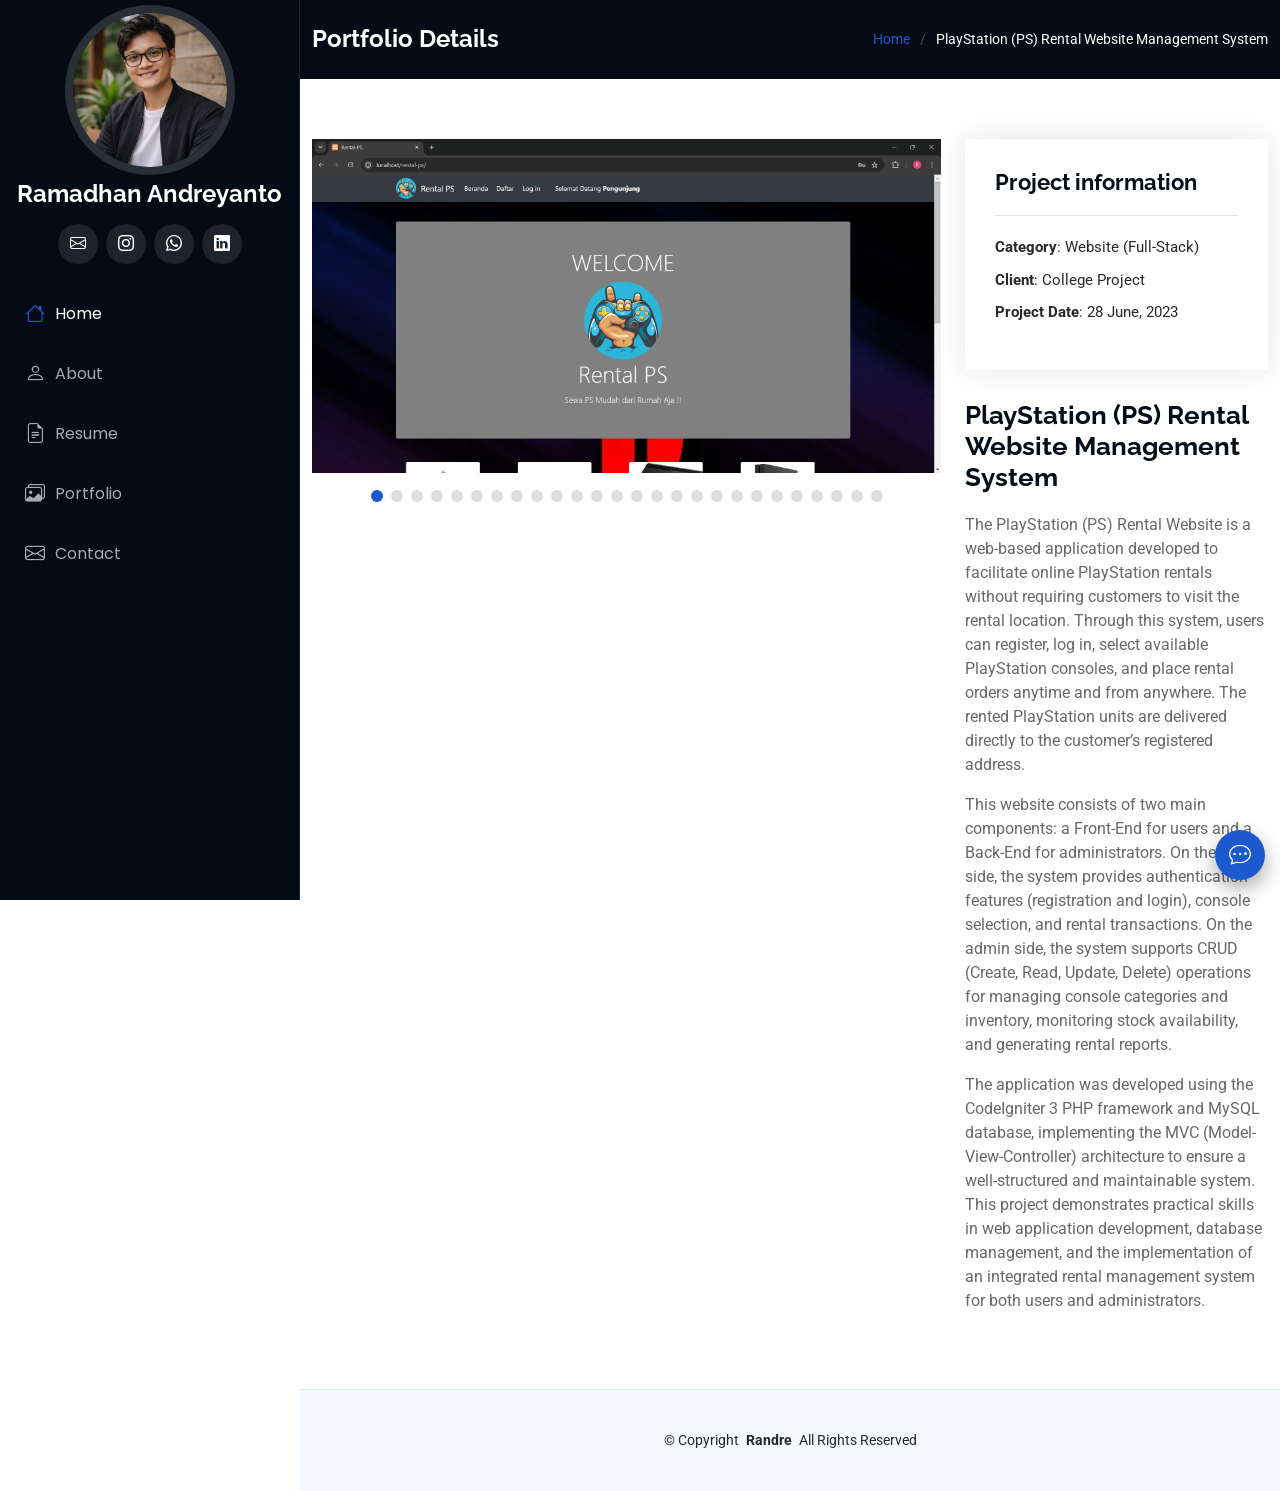
<file: web-rentps.html>
<!DOCTYPE html>
<html lang="en">
  <head>
    <meta charset="utf-8" />
    <meta content="width=device-width, initial-scale=1.0" name="viewport" />
    <title>Portfolio Details - PlayStation (PS) Rental Website Management System</title>
    <meta content="" name="description" />
    <meta content="" name="keywords" />

    <!-- Favicons -->
    <link href="assets/img/favicon.png" rel="icon" />
    <link href="assets/img/apple-touch-icon.png" rel="apple-touch-icon" />

    <!-- Fonts -->
    <link href="https://fonts.googleapis.com" rel="preconnect" />
    <link href="https://fonts.gstatic.com" rel="preconnect" crossorigin />
    <link
      href="https://fonts.googleapis.com/css2?family=Roboto:ital,wght@0,100;0,300;0,400;0,500;0,700;0,900;1,100;1,300;1,400;1,500;1,700;1,900&family=Poppins:ital,wght@0,100;0,200;0,300;0,400;0,500;0,600;0,700;0,800;0,900;1,100;1,200;1,300;1,400;1,500;1,600;1,700;1,800;1,900&family=Raleway:ital,wght@0,100;0,200;0,300;0,400;0,500;0,600;0,700;0,800;0,900;1,100;1,200;1,300;1,400;1,500;1,600;1,700;1,800;1,900&display=swap"
      rel="stylesheet"
    />

    <!-- Vendor CSS Files -->
    <link href="assets/vendor/bootstrap/css/bootstrap.min.css" rel="stylesheet" />
    <link href="assets/vendor/bootstrap-icons/bootstrap-icons.css" rel="stylesheet" />
    <link href="assets/vendor/aos/aos.css" rel="stylesheet" />
    <link href="assets/vendor/glightbox/css/glightbox.min.css" rel="stylesheet" />
    <link href="assets/vendor/swiper/swiper-bundle.min.css" rel="stylesheet" />

    <!-- Main CSS File -->
    <link href="assets/css/main.css" rel="stylesheet" />

    <!-- =======================================================
  * Template Name: iPortfolio
  * Template URL: https://bootstrapmade.com/iportfolio-bootstrap-portfolio-websites-template/
  * Updated: Jun 29 2024 with Bootstrap v5.3.3
  * Author: BootstrapMade.com
  * License: https://bootstrapmade.com/license/
  ======================================================== -->
  </head>

  <body class="portfolio-details-page">
    <header id="header" class="header dark-background d-flex flex-column">
      <i class="header-toggle d-xl-none bi bi-list"></i>

      <div class="profile-3d">
        <img src="assets/img/pp.png" alt="Profile" class="profile-photo img-fluid rounded-circle" />
      </div>

      <a href="index.html" class="logo d-flex align-items-center justify-content-center">
        <!-- Uncomment the line below if you also wish to use an image logo -->
        <!-- <img src="assets/img/logo.png" alt=""> -->
        <h1 class="sitename">Ramadhan Andreyanto</h1>
      </a>

      <div class="social-links text-center">
        <a href="mailto:ramahdanandre95@gmail.com" class="email"><i class="bi bi-envelope"></i></a>
        <a href="https://www.instagram.com/randre_yo?igsh=MXN0MmU5aXhndzZiaQ==" class="instagram"><i class="bi bi-instagram"></i></a>
        <a href="https://wa.me/6282213326905" target="_blank" class="wa">
          <i class="bi bi-whatsapp"></i>
        </a>
        <a href="https://www.linkedin.com/in/ramadhan-andreyanto-952530307/" class="linkedin"><i class="bi bi-linkedin"></i></a>
      </div>

      <nav id="navmenu" class="navmenu">
        <ul>
          <li>
            <a href="index.html" class="active"><i class="bi bi-house navicon"></i>Home</a>
          </li>
          <li>
            <a href="index.html#about"><i class="bi bi-person navicon"></i> About</a>
          </li>
          <li>
            <a href="index.html#resume"><i class="bi bi-file-earmark-text navicon"></i> Resume</a>
          </li>
          <li>
            <a href="index.html#portfolio"><i class="bi bi-images navicon"></i> Portfolio</a>
          </li>
          <li>
            <a href="index.html#contact"><i class="bi bi-envelope navicon"></i> Contact</a>
          </li>
        </ul>
      </nav>
    </header>

    <main class="main">
      <!-- Page Title -->
      <div class="page-title dark-background">
        <div class="container d-lg-flex justify-content-between align-items-center">
          <h1 class="mb-2 mb-lg-0">Portfolio Details</h1>
          <nav class="breadcrumbs">
            <ol>
              <li><a href="index.html">Home</a></li>
              <li class="current">PlayStation (PS) Rental Website Management System</li>
            </ol>
          </nav>
        </div>
      </div>
      <!-- End Page Title -->

      <!-- Portfolio Details Section -->
      <section id="portfolio-details" class="portfolio-details section">
        <div class="container" data-aos="fade-up" data-aos-delay="100">
          <div class="row gy-4">
            <div class="col-lg-8">
              <div class="portfolio-details-slider swiper init-swiper">
                <script type="application/json" class="swiper-config">
                  {
                    "loop": true,
                    "speed": 600,
                    "autoplay": {
                      "delay": 5000
                    },
                    "slidesPerView": "auto",
                    "pagination": {
                      "el": ".swiper-pagination",
                      "type": "bullets",
                      "clickable": true
                    }
                  }
                </script>

                <div class="swiper-wrapper align-items-center">
                  <div class="swiper-slide">
                    <img src="assets/img/portfolio/rentalpswebsite/1.png" alt="" />
                  </div>

                  <div class="swiper-slide">
                    <img src="assets/img/portfolio/rentalpswebsite/2.png" alt="" />
                  </div>

                  <div class="swiper-slide">
                    <img src="assets/img/portfolio/rentalpswebsite/3.png" alt="" />
                  </div>

                  <div class="swiper-slide">
                    <img src="assets/img/portfolio/rentalpswebsite/4.png" alt="" />
                  </div>

                  <div class="swiper-slide">
                    <img src="assets/img/portfolio/rentalpswebsite/5.png" alt="" />
                  </div>

                  <div class="swiper-slide">
                    <img src="assets/img/portfolio/rentalpswebsite/6.png" alt="" />
                  </div>

                  <div class="swiper-slide">
                    <img src="assets/img/portfolio/rentalpswebsite/7.png" alt="" />
                  </div>

                  <div class="swiper-slide">
                    <img src="assets/img/portfolio/rentalpswebsite/8.png" alt="" />
                  </div>

                  <div class="swiper-slide">
                    <img src="assets/img/portfolio/rentalpswebsite/9.png" alt="" />
                  </div>

                  <div class="swiper-slide">
                    <img src="assets/img/portfolio/rentalpswebsite/10.png" alt="" />
                  </div>

                  <div class="swiper-slide">
                    <img src="assets/img/portfolio/rentalpswebsite/11.png" alt="" />
                  </div>

                  <div class="swiper-slide">
                    <img src="assets/img/portfolio/rentalpswebsite/12.png" alt="" />
                  </div>

                  <div class="swiper-slide">
                    <img src="assets/img/portfolio/rentalpswebsite/13.png" alt="" />
                  </div>

                  <div class="swiper-slide">
                    <img src="assets/img/portfolio/rentalpswebsite/14.png" alt="" />
                  </div>

                  <div class="swiper-slide">
                    <img src="assets/img/portfolio/rentalpswebsite/15.png" alt="" />
                  </div>

                  <div class="swiper-slide">
                    <img src="assets/img/portfolio/rentalpswebsite/16.png" alt="" />
                  </div>

                  <div class="swiper-slide">
                    <img src="assets/img/portfolio/rentalpswebsite/17.png" alt="" />
                  </div>

                  <div class="swiper-slide">
                    <img src="assets/img/portfolio/rentalpswebsite/18.png" alt="" />
                  </div>

                  <div class="swiper-slide">
                    <img src="assets/img/portfolio/rentalpswebsite/19.png" alt="" />
                  </div>

                  <div class="swiper-slide">
                    <img src="assets/img/portfolio/rentalpswebsite/20.png" alt="" />
                  </div>

                  <div class="swiper-slide">
                    <img src="assets/img/portfolio/rentalpswebsite/21.png" alt="" />
                  </div>

                  <div class="swiper-slide">
                    <img src="assets/img/portfolio/rentalpswebsite/22.png" alt="" />
                  </div>

                  <div class="swiper-slide">
                    <img src="assets/img/portfolio/rentalpswebsite/23.png" alt="" />
                  </div>

                  <div class="swiper-slide">
                    <img src="assets/img/portfolio/rentalpswebsite/24.png" alt="" />
                  </div>

                  <div class="swiper-slide">
                    <img src="assets/img/portfolio/rentalpswebsite/25.png" alt="" />
                  </div>

                  <div class="swiper-slide">
                    <img src="assets/img/portfolio/rentalpswebsite/26.png" alt="" />
                  </div>
                </div>
                <div class="swiper-pagination"></div>
              </div>
            </div>

            <div class="col-lg-4">
              <div class="portfolio-info" data-aos="fade-up" data-aos-delay="200">
                <h3>Project information</h3>
                <ul>
                  <li><strong>Category</strong>: Website (Full-Stack)</li>
                  <li><strong>Client</strong>: College Project</li>
                  <li><strong>Project Date</strong>: 28 June, 2023</li>
                </ul>
              </div>
              <div class="portfolio-description" data-aos="fade-up" data-aos-delay="300">
                <h2>PlayStation (PS) Rental Website Management System</h2>
                <p>
                  The PlayStation (PS) Rental Website is a web-based application developed to facilitate online PlayStation rentals without requiring customers to visit the rental location. Through this system, users can register, log in,
                  select available PlayStation consoles, and place rental orders anytime and from anywhere. The rented PlayStation units are delivered directly to the customer’s registered address.
                </p>

                <p>
                  This website consists of two main components: a Front-End for users and a Back-End for administrators. On the user side, the system provides authentication features (registration and login), console selection, and rental
                  transactions. On the admin side, the system supports CRUD (Create, Read, Update, Delete) operations for managing console categories and inventory, monitoring stock availability, and generating rental reports.
                </p>

                <p>
                  The application was developed using the CodeIgniter 3 PHP framework and MySQL database, implementing the MVC (Model-View-Controller) architecture to ensure a well-structured and maintainable system. This project
                  demonstrates practical skills in web application development, database management, and the implementation of an integrated rental management system for both users and administrators.
                </p>
              </div>
            </div>
          </div>
        </div>
      </section>
      <!-- /Portfolio Details Section -->
    </main>

    <footer id="footer" class="footer position-relative light-background">
      <div class="container">
        <div class="copyright text-center">
          <p>© <span>Copyright</span> <strong class="px-1 sitename">Randre</strong> <span>All Rights Reserved</span></p>
        </div>
      </div>
    </footer>

    <!-- Scroll Top -->
    <a href="#" id="scroll-top" class="scroll-top d-flex align-items-center justify-content-center"><i class="bi bi-arrow-up-short"></i></a>

    <!-- Chatbot Wrapper -->
    <div id="chatbot-wrapper">
      <button id="chatbot-btn">
        <i class="bi bi-chat-dots"></i>
      </button>

      <div id="chatbot-box">
        <div class="chat-header">Chat Assistant</div>
        <div class="chat-body" id="chat-body">
          <div class="bot">Halo 👋 Ada yang bisa saya bantu?</div>
        </div>

        <div class="quick-chat" id="quick-chat">
          <button class="quick-btn">👋 Siapa kamu?</button>
          <button class="quick-btn">💼 Skill kamu apa?</button>
          <button class="quick-btn">📊 Pengalaman & Project</button>
          <button class="quick-btn">📞 Kontak</button>
        </div>

        <div class="chat-input">
          <input type="text" id="chat-input" placeholder="Tulis pesan..." />
        </div>
      </div>
    </div>

    <!-- Preloader -->
    <div id="preloader"></div>

    <!-- Vendor JS Files -->
    <script src="assets/vendor/bootstrap/js/bootstrap.bundle.min.js"></script>
    <script src="assets/vendor/php-email-form/validate.js"></script>
    <script src="assets/vendor/aos/aos.js"></script>
    <script src="assets/vendor/typed.js/typed.umd.js"></script>
    <script src="assets/vendor/purecounter/purecounter_vanilla.js"></script>
    <script src="assets/vendor/waypoints/noframework.waypoints.js"></script>
    <script src="assets/vendor/glightbox/js/glightbox.min.js"></script>
    <script src="assets/vendor/imagesloaded/imagesloaded.pkgd.min.js"></script>
    <script src="assets/vendor/isotope-layout/isotope.pkgd.min.js"></script>
    <script src="assets/vendor/swiper/swiper-bundle.min.js"></script>

    <script>
      const chatbotBtn = document.getElementById("chatbot-btn");
      const chatbotBox = document.getElementById("chatbot-box");
      const chatbotWrapper = document.getElementById("chatbot-wrapper");
      const scrollTopBtn = document.getElementById("scroll-top");

      const input = document.getElementById("chat-input");
      const body = document.getElementById("chat-body");
      const quickChat = document.getElementById("quick-chat");

      // Toggle chatbot
      chatbotBtn.addEventListener("click", () => {
        chatbotBox.classList.toggle("active");
        quickChat.style.display = "flex";
      });

      window.addEventListener("scroll", () => {
        chatbotWrapper.classList.toggle("shift-up", scrollTopBtn.classList.contains("active"));
      });

      // === SEND MESSAGE (USER) ===
      function sendMessage(text) {
        body.innerHTML += `<div class="user">${text}</div>`;
        body.scrollTop = body.scrollHeight;
      }

      function animateQuickToChatPrecise(btn, text) {
        // 1. Buat bubble user sementara (invisible)
        const tempBubble = document.createElement("div");
        tempBubble.className = "user temp";
        tempBubble.textContent = text;
        body.appendChild(tempBubble);

        body.scrollTop = body.scrollHeight;

        // 2. Ambil posisi target bubble
        const targetRect = tempBubble.getBoundingClientRect();
        const btnRect = btn.getBoundingClientRect();

        // 3. Buat elemen animasi
        const fly = document.createElement("div");
        fly.className = "fly-message";
        fly.textContent = text;

        fly.style.left = btnRect.left + "px";
        fly.style.top = btnRect.top + "px";

        document.body.appendChild(fly);

        // 4. Trigger animasi ke posisi bubble
        requestAnimationFrame(() => {
          fly.style.transform = `translate(
      ${targetRect.left - btnRect.left}px,
      ${targetRect.top - btnRect.top}px
    )`;
          fly.style.opacity = "0";
        });

        // 5. Cleanup & tampilkan bubble asli
        setTimeout(() => {
          fly.remove();
          tempBubble.classList.remove("temp");
        }, 450);
      }

      // === BOT REPLY (LOGIC LAMA KAMU) ===
      function getBotReply(userMsg) {
        const msg = userMsg.toLowerCase();
        let botReply = "";

        // === INTENT: SIAPA KAMU PROFIL ===
        if (msg.includes("siapa") || msg.includes("siapa kamu") || msg.includes("kamu siapa") || msg.includes("ini siapa") || msg.includes("profil") || msg.includes("tentang anda") || msg.includes("about")) {
          botReply =
            "Saya adalah Ramadhan Andreyanto, mahasiswa Sistem Informasi dengan pengalaman magang di PERUMDAM sebagai admin pengelola data 😊 \n\n" +
            "Saya tertarik di bidang System Analyst, Web Development, serta pengolahan data seperti Data Analyst dan Data Entry.";
        }

        // === INTENT: SKILL ===
        else if (msg.includes("skill") || msg.includes("keahlian") || msg.includes("bisa apa") || msg.includes("kemampuan")) {
          botReply =
            "Beberapa skill yang saya miliki antara lain:\n" +
            "• Web Development (HTML, CSS, JavaScript)\n" +
            "• Backend menggunakan CodeIgniter 3 & PHP\n" +
            "• Database MySQL\n" +
            "• Microsoft (Word, Excel, Power Point) & Canva\n" +
            "• Administrasi & pengelolaan data\n" +
            "• Data entry dan pengolahan data dasar\n\n" +
            "Saya juga memiliki ketertarikan untuk berkembang di bidang Data Analyst 📊";
        }

        // === INTENT: PENGALAMAN ===
        else if (msg.includes("pengalaman") || msg.includes("kerja") || msg.includes("project") || msg.includes("magang") || msg.includes("portofolio") || msg.includes("experience")) {
          botReply =
            "Saya memiliki pengalaman magang di PERUMDAM, dengan peran sebagai admin yang bertugas mengelola dan memproses data pelanggan.\n\n" +
            "Selain itu, saya juga mengerjakan beberapa project website seperti:\n" +
            "• Sistem kasir & sistem informasi berbasis web\n" +
            "• Portal berita menggunakan CodeIgniter 3\n" +
            "• Website portofolio pribadi\n\n" +
            "Pengalaman tersebut membuat saya terbiasa bekerja dengan data secara rapi dan terstruktur.";
        }

        // === INTENT: DATA ===
        else if (msg.includes("data analyst") || msg.includes("data analysis") || msg.includes("data entry") || msg.includes("olah data")) {
          botReply = "Saya memiliki ketertarikan di bidang Data Analyst dan Data Entry 📊\n" + "Saya terbiasa melakukan input, validasi, dan pengolahan data, serta tertarik untuk mengembangkan kemampuan analisis data lebih lanjut.";
        }

        // === INTENT: KONTAK ===
        else if (msg.includes("kontak") || msg.includes("hubungi") || msg.includes("nomor") || msg.includes("wa")) {
          botReply = "Kamu bisa menghubungi saya melalui WhatsApp di 0822-1332-6905 📞";
        }

        // === INTENT: TERIMA KASIH ===
        else if (msg.includes("terima kasih") || msg.includes("thanks") || msg.includes("thx") || msg.includes("makasih")) {
          botReply = "Sama-sama 😊 Senang bisa membantu!";
        }

        // === DEFAULT ===
        else {
          botReply = "Maaf, saya belum memahami pertanyaan tersebut.\nSilahkan hubungi langsung di 0822-1332-6905 ya 🙂";
        }

        setTimeout(() => {
          body.innerHTML += `<div class="bot">${botReply}</div>`;
          body.scrollTop = body.scrollHeight;
        }, 400);
      }

      // === INPUT MANUAL ===
      input.addEventListener("keypress", function (e) {
        if (e.key === "Enter" && this.value.trim() !== "") {
          const text = this.value;
          this.value = "";

          sendMessage(text);
          getBotReply(text);

          // ❌ JANGAN ADA KODE QUICK CHAT DI SINI
        }
      });

      // === QUICK CHAT BUTTON ===
      document.querySelectorAll(".quick-btn").forEach((btn) => {
        btn.addEventListener("click", () => {
          const text = btn.textContent;

          animateQuickToChatPrecise(btn, text);

          setTimeout(() => {
            getBotReply(text);
          }, 500);

          // hanya tombol ini yang hilang
          btn.classList.add("hide");
          setTimeout(() => btn.remove(), 250);
        });
      });
    </script>

    <script>
      const container = document.querySelector(".profile-3d");
      const image = document.querySelector(".profile-photo");

      container.addEventListener("mousemove", (e) => {
        const rect = container.getBoundingClientRect();
        const x = e.clientX - rect.left;
        const y = e.clientY - rect.top;

        const centerX = rect.width / 2;
        const centerY = rect.height / 2;

        // dibatasi supaya tidak berlebihan
        const rotateX = -(y - centerY) / 10;
        const rotateY = (x - centerX) / 10;

        image.style.transform = `
      perspective(1000px)
      rotateX(${rotateX}deg)
      rotateY(${rotateY}deg)
    `;

        image.style.boxShadow = `
      ${-rotateY * 2}px ${rotateX * 2}px 30px rgba(0,0,0,0.25)
    `;
      });

      container.addEventListener("mouseleave", () => {
        image.style.transform = `
      perspective(1000px)
      rotateX(0deg)
      rotateY(0deg)
    `;
        image.style.boxShadow = `0 10px 25px rgba(0,0,0,0.15)`;
      });
    </script>

    <!-- Main JS File -->
    <script src="assets/js/main.js"></script>
  </body>
</html>
</file>
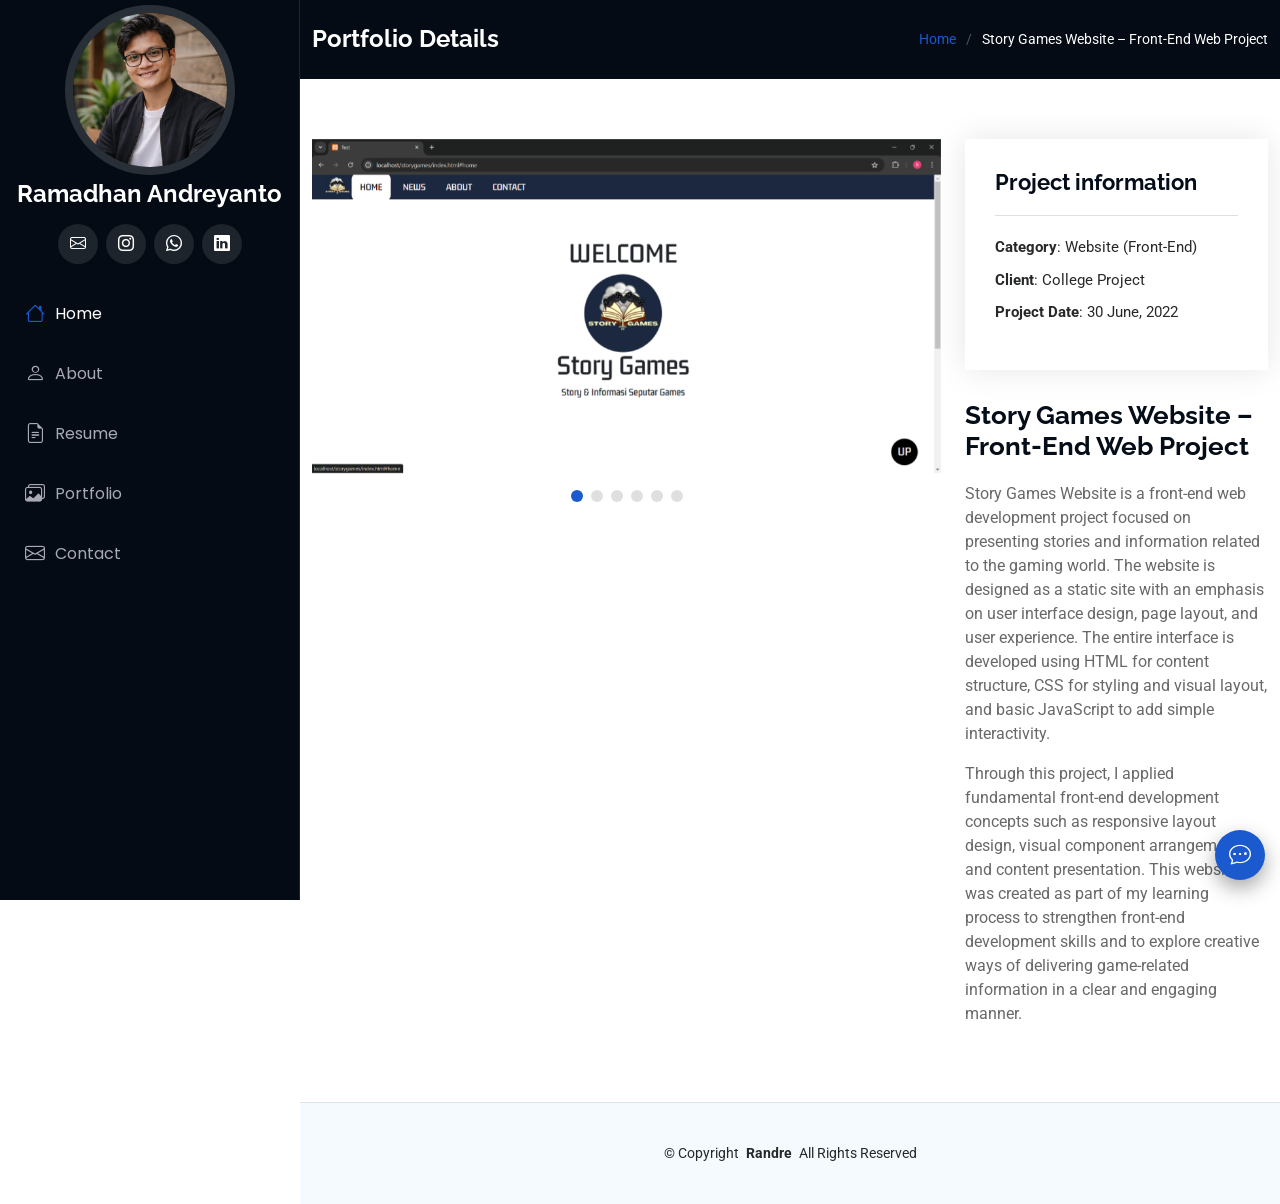
<file: web-storyg.html>
<!DOCTYPE html>
<html lang="en">
  <head>
    <meta charset="utf-8" />
    <meta content="width=device-width, initial-scale=1.0" name="viewport" />
    <title>Portfolio Details - Story Games Website – Front-End Web Project</title>
    <meta content="" name="description" />
    <meta content="" name="keywords" />

    <!-- Favicons -->
    <link href="assets/img/favicon.png" rel="icon" />
    <link href="assets/img/apple-touch-icon.png" rel="apple-touch-icon" />

    <!-- Fonts -->
    <link href="https://fonts.googleapis.com" rel="preconnect" />
    <link href="https://fonts.gstatic.com" rel="preconnect" crossorigin />
    <link
      href="https://fonts.googleapis.com/css2?family=Roboto:ital,wght@0,100;0,300;0,400;0,500;0,700;0,900;1,100;1,300;1,400;1,500;1,700;1,900&family=Poppins:ital,wght@0,100;0,200;0,300;0,400;0,500;0,600;0,700;0,800;0,900;1,100;1,200;1,300;1,400;1,500;1,600;1,700;1,800;1,900&family=Raleway:ital,wght@0,100;0,200;0,300;0,400;0,500;0,600;0,700;0,800;0,900;1,100;1,200;1,300;1,400;1,500;1,600;1,700;1,800;1,900&display=swap"
      rel="stylesheet"
    />

    <!-- Vendor CSS Files -->
    <link href="assets/vendor/bootstrap/css/bootstrap.min.css" rel="stylesheet" />
    <link href="assets/vendor/bootstrap-icons/bootstrap-icons.css" rel="stylesheet" />
    <link href="assets/vendor/aos/aos.css" rel="stylesheet" />
    <link href="assets/vendor/glightbox/css/glightbox.min.css" rel="stylesheet" />
    <link href="assets/vendor/swiper/swiper-bundle.min.css" rel="stylesheet" />

    <!-- Main CSS File -->
    <link href="assets/css/main.css" rel="stylesheet" />

    <!-- =======================================================
  * Template Name: iPortfolio
  * Template URL: https://bootstrapmade.com/iportfolio-bootstrap-portfolio-websites-template/
  * Updated: Jun 29 2024 with Bootstrap v5.3.3
  * Author: BootstrapMade.com
  * License: https://bootstrapmade.com/license/
  ======================================================== -->
  </head>

  <body class="portfolio-details-page">
    <header id="header" class="header dark-background d-flex flex-column">
      <i class="header-toggle d-xl-none bi bi-list"></i>

      <div class="profile-3d">
        <img src="assets/img/pp.png" alt="Profile" class="profile-photo img-fluid rounded-circle" />
      </div>

      <a href="index.html" class="logo d-flex align-items-center justify-content-center">
        <!-- Uncomment the line below if you also wish to use an image logo -->
        <!-- <img src="assets/img/logo.png" alt=""> -->
        <h1 class="sitename">Ramadhan Andreyanto</h1>
      </a>

      <div class="social-links text-center">
        <a href="mailto:ramahdanandre95@gmail.com" class="email"><i class="bi bi-envelope"></i></a>
        <a href="https://www.instagram.com/randre_yo?igsh=MXN0MmU5aXhndzZiaQ==" class="instagram"><i class="bi bi-instagram"></i></a>
        <a href="https://wa.me/6282213326905" target="_blank" class="wa">
          <i class="bi bi-whatsapp"></i>
        </a>
        <a href="https://www.linkedin.com/in/ramadhan-andreyanto-952530307/" class="linkedin"><i class="bi bi-linkedin"></i></a>
      </div>

      <nav id="navmenu" class="navmenu">
        <ul>
          <li>
            <a href="index.html" class="active"><i class="bi bi-house navicon"></i>Home</a>
          </li>
          <li>
            <a href="index.html#about"><i class="bi bi-person navicon"></i> About</a>
          </li>
          <li>
            <a href="index.html#resume"><i class="bi bi-file-earmark-text navicon"></i> Resume</a>
          </li>
          <li>
            <a href="index.html#portfolio"><i class="bi bi-images navicon"></i> Portfolio</a>
          </li>
          <li>
            <a href="index.html#contact"><i class="bi bi-envelope navicon"></i> Contact</a>
          </li>
        </ul>
      </nav>
    </header>

    <main class="main">
      <!-- Page Title -->
      <div class="page-title dark-background">
        <div class="container d-lg-flex justify-content-between align-items-center">
          <h1 class="mb-2 mb-lg-0">Portfolio Details</h1>
          <nav class="breadcrumbs">
            <ol>
              <li><a href="index.html">Home</a></li>
              <li class="current">Story Games Website – Front-End Web Project</li>
            </ol>
          </nav>
        </div>
      </div>
      <!-- End Page Title -->

      <!-- Portfolio Details Section -->
      <section id="portfolio-details" class="portfolio-details section">
        <div class="container" data-aos="fade-up" data-aos-delay="100">
          <div class="row gy-4">
            <div class="col-lg-8">
              <div class="portfolio-details-slider swiper init-swiper">
                <script type="application/json" class="swiper-config">
                  {
                    "loop": true,
                    "speed": 600,
                    "autoplay": {
                      "delay": 5000
                    },
                    "slidesPerView": "auto",
                    "pagination": {
                      "el": ".swiper-pagination",
                      "type": "bullets",
                      "clickable": true
                    }
                  }
                </script>

                <div class="swiper-wrapper align-items-center">
                  <div class="swiper-slide">
                    <img src="assets/img/portfolio/storygames/1.png" alt="" />
                  </div>

                  <div class="swiper-slide">
                    <img src="assets/img/portfolio/storygames/2.png" alt="" />
                  </div>

                  <div class="swiper-slide">
                    <img src="assets/img/portfolio/storygames/3.png" alt="" />
                  </div>

                  <div class="swiper-slide">
                    <img src="assets/img/portfolio/storygames/4.png" alt="" />
                  </div>

                  <div class="swiper-slide">
                    <img src="assets/img/portfolio/storygames/5.png" alt="" />
                  </div>

                  <div class="swiper-slide">
                    <img src="assets/img/portfolio/storygames/6.png" alt="" />
                  </div>
                </div>
                <div class="swiper-pagination"></div>
              </div>
            </div>

            <div class="col-lg-4">
              <div class="portfolio-info" data-aos="fade-up" data-aos-delay="200">
                <h3>Project information</h3>
                <ul>
                  <li><strong>Category</strong>: Website (Front-End)</li>
                  <li><strong>Client</strong>: College Project</li>
                  <li><strong>Project Date</strong>: 30 June, 2022</li>
                </ul>
              </div>
              <div class="portfolio-description" data-aos="fade-up" data-aos-delay="300">
                <h2>Story Games Website – Front-End Web Project</h2>
                <p>
                  Story Games Website is a front-end web development project focused on presenting stories and information related to the gaming world. The website is designed as a static site with an emphasis on user interface design, page
                  layout, and user experience. The entire interface is developed using HTML for content structure, CSS for styling and visual layout, and basic JavaScript to add simple interactivity.
                </p>

                <p>
                  Through this project, I applied fundamental front-end development concepts such as responsive layout design, visual component arrangement, and content presentation. This website was created as part of my learning process
                  to strengthen front-end development skills and to explore creative ways of delivering game-related information in a clear and engaging manner.
                </p>
              </div>
            </div>
          </div>
        </div>
      </section>
      <!-- /Portfolio Details Section -->
    </main>

    <footer id="footer" class="footer position-relative light-background">
      <div class="container">
        <div class="copyright text-center">
          <p>© <span>Copyright</span> <strong class="px-1 sitename">Randre</strong> <span>All Rights Reserved</span></p>
        </div>
      </div>
    </footer>

    <!-- Scroll Top -->
    <a href="#" id="scroll-top" class="scroll-top d-flex align-items-center justify-content-center"><i class="bi bi-arrow-up-short"></i></a>

    <!-- Chatbot Wrapper -->
    <div id="chatbot-wrapper">
      <button id="chatbot-btn">
        <i class="bi bi-chat-dots"></i>
      </button>

      <div id="chatbot-box">
        <div class="chat-header">Chat Assistant</div>
        <div class="chat-body" id="chat-body">
          <div class="bot">Halo 👋 Ada yang bisa saya bantu?</div>
        </div>

        <div class="quick-chat" id="quick-chat">
          <button class="quick-btn">👋 Siapa kamu?</button>
          <button class="quick-btn">💼 Skill kamu apa?</button>
          <button class="quick-btn">📊 Pengalaman & Project</button>
          <button class="quick-btn">📞 Kontak</button>
        </div>

        <div class="chat-input">
          <input type="text" id="chat-input" placeholder="Tulis pesan..." />
        </div>
      </div>
    </div>

    <!-- Preloader -->
    <div id="preloader"></div>

    <!-- Vendor JS Files -->
    <script src="assets/vendor/bootstrap/js/bootstrap.bundle.min.js"></script>
    <script src="assets/vendor/php-email-form/validate.js"></script>
    <script src="assets/vendor/aos/aos.js"></script>
    <script src="assets/vendor/typed.js/typed.umd.js"></script>
    <script src="assets/vendor/purecounter/purecounter_vanilla.js"></script>
    <script src="assets/vendor/waypoints/noframework.waypoints.js"></script>
    <script src="assets/vendor/glightbox/js/glightbox.min.js"></script>
    <script src="assets/vendor/imagesloaded/imagesloaded.pkgd.min.js"></script>
    <script src="assets/vendor/isotope-layout/isotope.pkgd.min.js"></script>
    <script src="assets/vendor/swiper/swiper-bundle.min.js"></script>

    <script>
      const chatbotBtn = document.getElementById("chatbot-btn");
      const chatbotBox = document.getElementById("chatbot-box");
      const chatbotWrapper = document.getElementById("chatbot-wrapper");
      const scrollTopBtn = document.getElementById("scroll-top");

      const input = document.getElementById("chat-input");
      const body = document.getElementById("chat-body");
      const quickChat = document.getElementById("quick-chat");

      // Toggle chatbot
      chatbotBtn.addEventListener("click", () => {
        chatbotBox.classList.toggle("active");
        quickChat.style.display = "flex";
      });

      window.addEventListener("scroll", () => {
        chatbotWrapper.classList.toggle("shift-up", scrollTopBtn.classList.contains("active"));
      });

      // === SEND MESSAGE (USER) ===
      function sendMessage(text) {
        body.innerHTML += `<div class="user">${text}</div>`;
        body.scrollTop = body.scrollHeight;
      }

      function animateQuickToChatPrecise(btn, text) {
        // 1. Buat bubble user sementara (invisible)
        const tempBubble = document.createElement("div");
        tempBubble.className = "user temp";
        tempBubble.textContent = text;
        body.appendChild(tempBubble);

        body.scrollTop = body.scrollHeight;

        // 2. Ambil posisi target bubble
        const targetRect = tempBubble.getBoundingClientRect();
        const btnRect = btn.getBoundingClientRect();

        // 3. Buat elemen animasi
        const fly = document.createElement("div");
        fly.className = "fly-message";
        fly.textContent = text;

        fly.style.left = btnRect.left + "px";
        fly.style.top = btnRect.top + "px";

        document.body.appendChild(fly);

        // 4. Trigger animasi ke posisi bubble
        requestAnimationFrame(() => {
          fly.style.transform = `translate(
      ${targetRect.left - btnRect.left}px,
      ${targetRect.top - btnRect.top}px
    )`;
          fly.style.opacity = "0";
        });

        // 5. Cleanup & tampilkan bubble asli
        setTimeout(() => {
          fly.remove();
          tempBubble.classList.remove("temp");
        }, 450);
      }

      // === BOT REPLY (LOGIC LAMA KAMU) ===
      function getBotReply(userMsg) {
        const msg = userMsg.toLowerCase();
        let botReply = "";

        // === INTENT: SIAPA KAMU PROFIL ===
        if (msg.includes("siapa") || msg.includes("siapa kamu") || msg.includes("kamu siapa") || msg.includes("ini siapa") || msg.includes("profil") || msg.includes("tentang anda") || msg.includes("about")) {
          botReply =
            "Saya adalah Ramadhan Andreyanto, mahasiswa Sistem Informasi dengan pengalaman magang di PERUMDAM sebagai admin pengelola data 😊 \n\n" +
            "Saya tertarik di bidang System Analyst, Web Development, serta pengolahan data seperti Data Analyst dan Data Entry.";
        }

        // === INTENT: SKILL ===
        else if (msg.includes("skill") || msg.includes("keahlian") || msg.includes("bisa apa") || msg.includes("kemampuan")) {
          botReply =
            "Beberapa skill yang saya miliki antara lain:\n" +
            "• Web Development (HTML, CSS, JavaScript)\n" +
            "• Backend menggunakan CodeIgniter 3 & PHP\n" +
            "• Database MySQL\n" +
            "• Microsoft (Word, Excel, Power Point) & Canva\n" +
            "• Administrasi & pengelolaan data\n" +
            "• Data entry dan pengolahan data dasar\n\n" +
            "Saya juga memiliki ketertarikan untuk berkembang di bidang Data Analyst 📊";
        }

        // === INTENT: PENGALAMAN ===
        else if (msg.includes("pengalaman") || msg.includes("kerja") || msg.includes("project") || msg.includes("magang") || msg.includes("portofolio") || msg.includes("experience")) {
          botReply =
            "Saya memiliki pengalaman magang di PERUMDAM, dengan peran sebagai admin yang bertugas mengelola dan memproses data pelanggan.\n\n" +
            "Selain itu, saya juga mengerjakan beberapa project website seperti:\n" +
            "• Sistem kasir & sistem informasi berbasis web\n" +
            "• Portal berita menggunakan CodeIgniter 3\n" +
            "• Website portofolio pribadi\n\n" +
            "Pengalaman tersebut membuat saya terbiasa bekerja dengan data secara rapi dan terstruktur.";
        }

        // === INTENT: DATA ===
        else if (msg.includes("data analyst") || msg.includes("data analysis") || msg.includes("data entry") || msg.includes("olah data")) {
          botReply = "Saya memiliki ketertarikan di bidang Data Analyst dan Data Entry 📊\n" + "Saya terbiasa melakukan input, validasi, dan pengolahan data, serta tertarik untuk mengembangkan kemampuan analisis data lebih lanjut.";
        }

        // === INTENT: KONTAK ===
        else if (msg.includes("kontak") || msg.includes("hubungi") || msg.includes("nomor") || msg.includes("wa")) {
          botReply = "Kamu bisa menghubungi saya melalui WhatsApp di 0822-1332-6905 📞";
        }

        // === INTENT: TERIMA KASIH ===
        else if (msg.includes("terima kasih") || msg.includes("thanks") || msg.includes("thx") || msg.includes("makasih")) {
          botReply = "Sama-sama 😊 Senang bisa membantu!";
        }

        // === DEFAULT ===
        else {
          botReply = "Maaf, saya belum memahami pertanyaan tersebut.\nSilahkan hubungi langsung di 0822-1332-6905 ya 🙂";
        }

        setTimeout(() => {
          body.innerHTML += `<div class="bot">${botReply}</div>`;
          body.scrollTop = body.scrollHeight;
        }, 400);
      }

      // === INPUT MANUAL ===
      input.addEventListener("keypress", function (e) {
        if (e.key === "Enter" && this.value.trim() !== "") {
          const text = this.value;
          this.value = "";

          sendMessage(text);
          getBotReply(text);

          // ❌ JANGAN ADA KODE QUICK CHAT DI SINI
        }
      });

      // === QUICK CHAT BUTTON ===
      document.querySelectorAll(".quick-btn").forEach((btn) => {
        btn.addEventListener("click", () => {
          const text = btn.textContent;

          animateQuickToChatPrecise(btn, text);

          setTimeout(() => {
            getBotReply(text);
          }, 500);

          // hanya tombol ini yang hilang
          btn.classList.add("hide");
          setTimeout(() => btn.remove(), 250);
        });
      });
    </script>

    <script>
      const container = document.querySelector(".profile-3d");
      const image = document.querySelector(".profile-photo");

      container.addEventListener("mousemove", (e) => {
        const rect = container.getBoundingClientRect();
        const x = e.clientX - rect.left;
        const y = e.clientY - rect.top;

        const centerX = rect.width / 2;
        const centerY = rect.height / 2;

        // dibatasi supaya tidak berlebihan
        const rotateX = -(y - centerY) / 10;
        const rotateY = (x - centerX) / 10;

        image.style.transform = `
      perspective(1000px)
      rotateX(${rotateX}deg)
      rotateY(${rotateY}deg)
    `;

        image.style.boxShadow = `
      ${-rotateY * 2}px ${rotateX * 2}px 30px rgba(0,0,0,0.25)
    `;
      });

      container.addEventListener("mouseleave", () => {
        image.style.transform = `
      perspective(1000px)
      rotateX(0deg)
      rotateY(0deg)
    `;
        image.style.boxShadow = `0 10px 25px rgba(0,0,0,0.15)`;
      });
    </script>

    <!-- Main JS File -->
    <script src="assets/js/main.js"></script>
  </body>
</html>
</file>
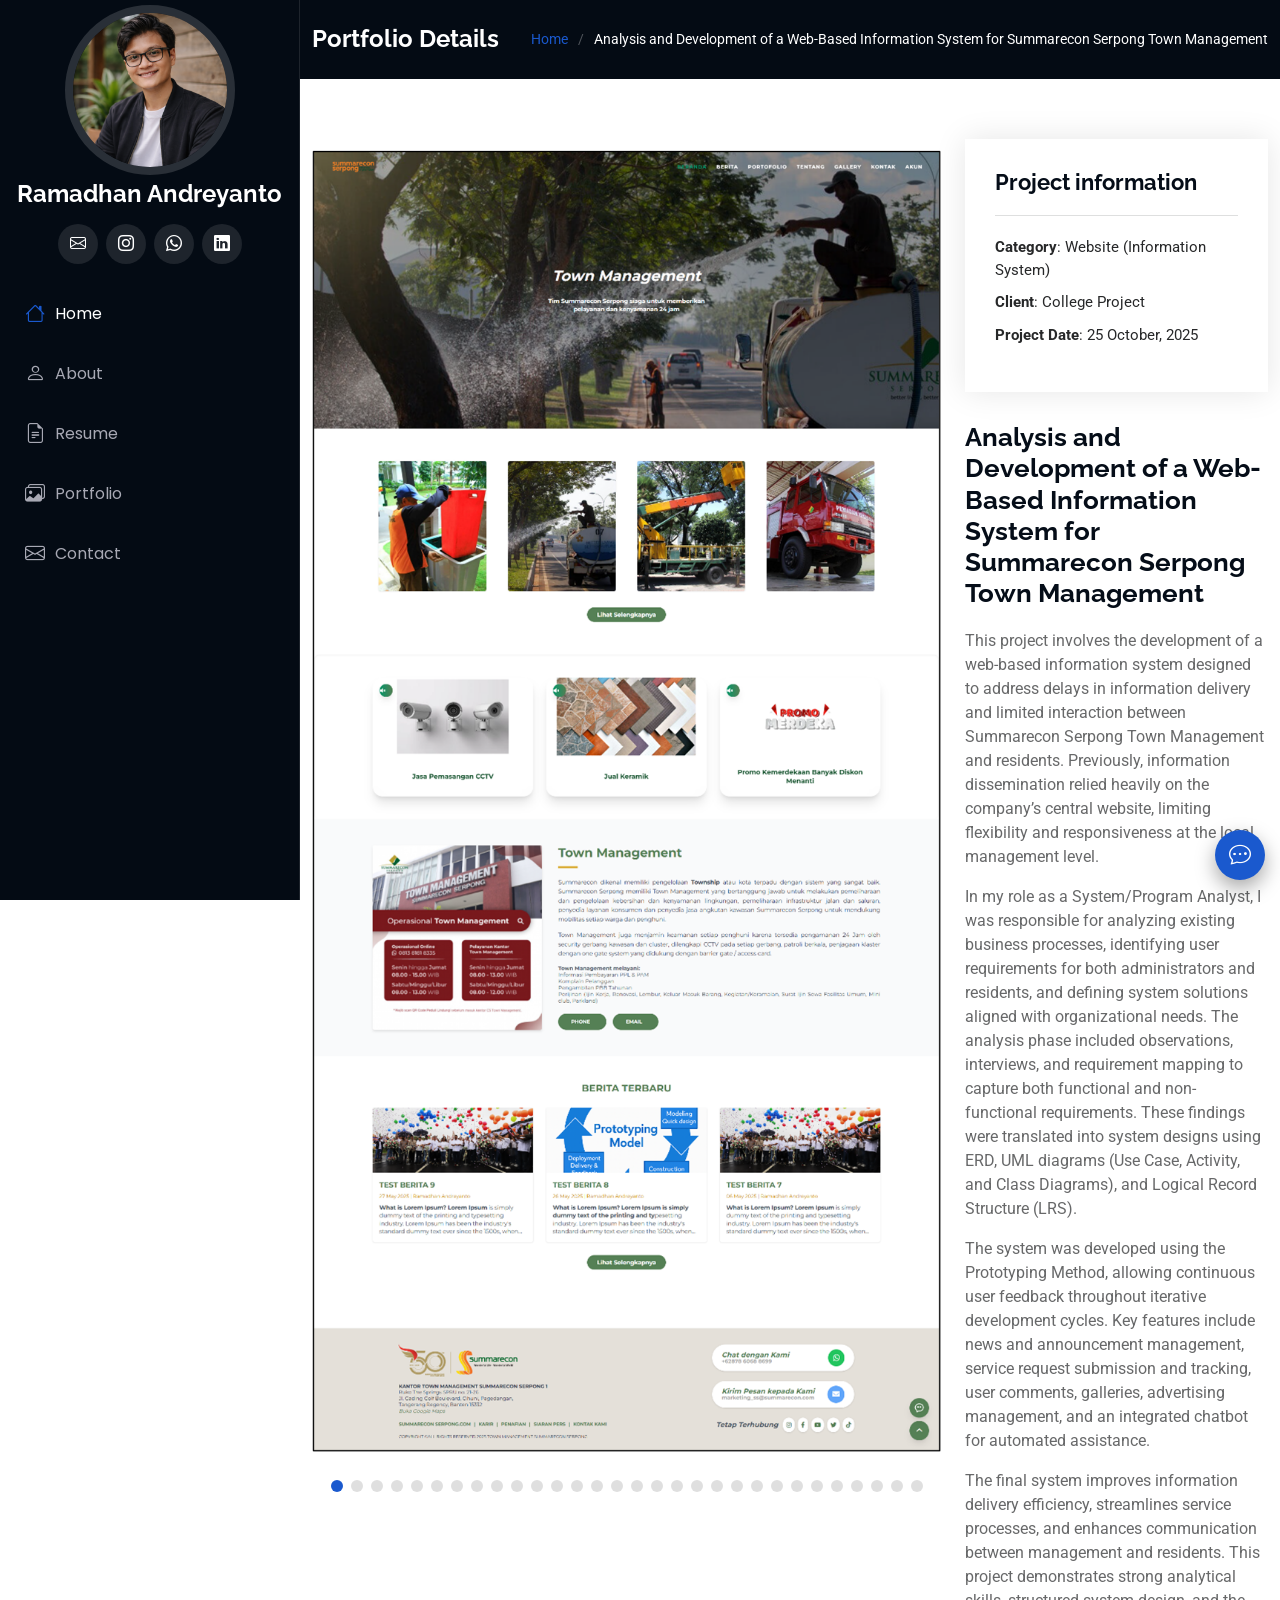
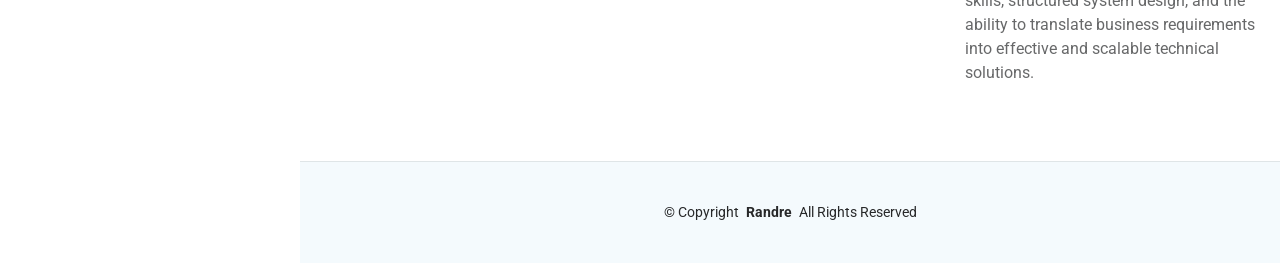
<file: web-townm.html>
<!DOCTYPE html>
<html lang="en">
  <head>
    <meta charset="utf-8" />
    <meta content="width=device-width, initial-scale=1.0" name="viewport" />
    <title>Portfolio Details - Analysis and Development of a Web-Based Information System for Summarecon Serpong Town Management</title>
    <meta content="" name="description" />
    <meta content="" name="keywords" />

    <!-- Favicons -->
    <link href="assets/img/favicon.png" rel="icon" />
    <link href="assets/img/apple-touch-icon.png" rel="apple-touch-icon" />

    <!-- Fonts -->
    <link href="https://fonts.googleapis.com" rel="preconnect" />
    <link href="https://fonts.gstatic.com" rel="preconnect" crossorigin />
    <link
      href="https://fonts.googleapis.com/css2?family=Roboto:ital,wght@0,100;0,300;0,400;0,500;0,700;0,900;1,100;1,300;1,400;1,500;1,700;1,900&family=Poppins:ital,wght@0,100;0,200;0,300;0,400;0,500;0,600;0,700;0,800;0,900;1,100;1,200;1,300;1,400;1,500;1,600;1,700;1,800;1,900&family=Raleway:ital,wght@0,100;0,200;0,300;0,400;0,500;0,600;0,700;0,800;0,900;1,100;1,200;1,300;1,400;1,500;1,600;1,700;1,800;1,900&display=swap"
      rel="stylesheet"
    />

    <!-- Vendor CSS Files -->
    <link href="assets/vendor/bootstrap/css/bootstrap.min.css" rel="stylesheet" />
    <link href="assets/vendor/bootstrap-icons/bootstrap-icons.css" rel="stylesheet" />
    <link href="assets/vendor/aos/aos.css" rel="stylesheet" />
    <link href="assets/vendor/glightbox/css/glightbox.min.css" rel="stylesheet" />
    <link href="assets/vendor/swiper/swiper-bundle.min.css" rel="stylesheet" />

    <!-- Main CSS File -->
    <link href="assets/css/main.css" rel="stylesheet" />

    <!-- =======================================================
  * Template Name: iPortfolio
  * Template URL: https://bootstrapmade.com/iportfolio-bootstrap-portfolio-websites-template/
  * Updated: Jun 29 2024 with Bootstrap v5.3.3
  * Author: BootstrapMade.com
  * License: https://bootstrapmade.com/license/
  ======================================================== -->
  </head>

  <body class="portfolio-details-page">
    <header id="header" class="header dark-background d-flex flex-column">
      <i class="header-toggle d-xl-none bi bi-list"></i>

      <div class="profile-3d">
        <img src="assets/img/pp.png" alt="Profile" class="profile-photo img-fluid rounded-circle" />
      </div>

      <a href="index.html" class="logo d-flex align-items-center justify-content-center">
        <!-- Uncomment the line below if you also wish to use an image logo -->
        <!-- <img src="assets/img/logo.png" alt=""> -->
        <h1 class="sitename">Ramadhan Andreyanto</h1>
      </a>

      <div class="social-links text-center">
        <a href="mailto:ramahdanandre95@gmail.com" class="email"><i class="bi bi-envelope"></i></a>
        <a href="https://www.instagram.com/randre_yo?igsh=MXN0MmU5aXhndzZiaQ==" class="instagram"><i class="bi bi-instagram"></i></a>
        <a href="https://wa.me/6282213326905" target="_blank" class="wa">
          <i class="bi bi-whatsapp"></i>
        </a>
        <a href="https://www.linkedin.com/in/ramadhan-andreyanto-952530307/" class="linkedin"><i class="bi bi-linkedin"></i></a>
      </div>

      <nav id="navmenu" class="navmenu">
        <ul>
          <li>
            <a href="index.html" class="active"><i class="bi bi-house navicon"></i>Home</a>
          </li>
          <li>
            <a href="index.html#about"><i class="bi bi-person navicon"></i> About</a>
          </li>
          <li>
            <a href="index.html#resume"><i class="bi bi-file-earmark-text navicon"></i> Resume</a>
          </li>
          <li>
            <a href="index.html#portfolio"><i class="bi bi-images navicon"></i> Portfolio</a>
          </li>
          <li>
            <a href="index.html#contact"><i class="bi bi-envelope navicon"></i> Contact</a>
          </li>
        </ul>
      </nav>
    </header>

    <main class="main">
      <!-- Page Title -->
      <div class="page-title dark-background">
        <div class="container d-lg-flex justify-content-between align-items-center">
          <h1 class="mb-2 mb-lg-0">Portfolio Details</h1>
          <nav class="breadcrumbs">
            <ol>
              <li><a href="index.html">Home</a></li>
              <li class="current">Analysis and Development of a Web-Based Information System for Summarecon Serpong Town Management</li>
            </ol>
          </nav>
        </div>
      </div>
      <!-- End Page Title -->

      <!-- Portfolio Details Section -->
      <section id="portfolio-details" class="portfolio-details section">
        <div class="container" data-aos="fade-up" data-aos-delay="100">
          <div class="row gy-4">
            <div class="col-lg-8">
              <div class="portfolio-details-slider swiper init-swiper">
                <script type="application/json" class="swiper-config">
                  {
                    "loop": true,
                    "speed": 600,
                    "autoplay": {
                      "delay": 5000
                    },
                    "slidesPerView": "auto",
                    "pagination": {
                      "el": ".swiper-pagination",
                      "type": "bullets",
                      "clickable": true
                    }
                  }
                </script>

                <div class="swiper-wrapper align-items-center">
                  <div class="swiper-slide">
                    <img src="assets/img/portfolio/townmanagement/Picture1.png" alt="" />
                  </div>

                  <div class="swiper-slide">
                    <img src="assets/img/portfolio/townmanagement/Picture2.png" alt="" />
                  </div>

                  <div class="swiper-slide">
                    <img src="assets/img/portfolio/townmanagement/Picture3.png" alt="" />
                  </div>

                  <div class="swiper-slide">
                    <img src="assets/img/portfolio/townmanagement/Picture4.png" alt="" />
                  </div>

                  <div class="swiper-slide">
                    <img src="assets/img/portfolio/townmanagement/Picture5.png" alt="" />
                  </div>

                  <div class="swiper-slide">
                    <img src="assets/img/portfolio/townmanagement/Picture6.png" alt="" />
                  </div>

                  <div class="swiper-slide">
                    <img src="assets/img/portfolio/townmanagement/Picture7.png" alt="" />
                  </div>

                  <div class="swiper-slide">
                    <img src="assets/img/portfolio/townmanagement/Picture8.png" alt="" />
                  </div>

                  <div class="swiper-slide">
                    <img src="assets/img/portfolio/townmanagement/Picture9.png" alt="" />
                  </div>

                  <div class="swiper-slide">
                    <img src="assets/img/portfolio/townmanagement/Picture10.png" alt="" />
                  </div>

                  <div class="swiper-slide">
                    <img src="assets/img/portfolio/townmanagement/Picture11.png" alt="" />
                  </div>

                  <div class="swiper-slide">
                    <img src="assets/img/portfolio/townmanagement/Picture12.png" alt="" />
                  </div>

                  <div class="swiper-slide">
                    <img src="assets/img/portfolio/townmanagement/Picture13.png" alt="" />
                  </div>

                  <div class="swiper-slide">
                    <img src="assets/img/portfolio/townmanagement/Picture14.png" alt="" />
                  </div>

                  <div class="swiper-slide">
                    <img src="assets/img/portfolio/townmanagement/Picture15.png" alt="" />
                  </div>

                  <div class="swiper-slide">
                    <img src="assets/img/portfolio/townmanagement/Picture16.png" alt="" />
                  </div>

                  <div class="swiper-slide">
                    <img src="assets/img/portfolio/townmanagement/Picture17.png" alt="" />
                  </div>

                  <div class="swiper-slide">
                    <img src="assets/img/portfolio/townmanagement/Picture18.png" alt="" />
                  </div>

                  <div class="swiper-slide">
                    <img src="assets/img/portfolio/townmanagement/Picture19.png" alt="" />
                  </div>

                  <div class="swiper-slide">
                    <img src="assets/img/portfolio/townmanagement/Picture20.png" alt="" />
                  </div>

                  <div class="swiper-slide">
                    <img src="assets/img/portfolio/townmanagement/Picture21.png" alt="" />
                  </div>

                  <div class="swiper-slide">
                    <img src="assets/img/portfolio/townmanagement/Picture22.png" alt="" />
                  </div>

                  <div class="swiper-slide">
                    <img src="assets/img/portfolio/townmanagement/Picture23.png" alt="" />
                  </div>

                  <div class="swiper-slide">
                    <img src="assets/img/portfolio/townmanagement/Picture24.png" alt="" />
                  </div>

                  <div class="swiper-slide">
                    <img src="assets/img/portfolio/townmanagement/Picture25.png" alt="" />
                  </div>

                  <div class="swiper-slide">
                    <img src="assets/img/portfolio/townmanagement/Picture26.png" alt="" />
                  </div>

                  <div class="swiper-slide">
                    <img src="assets/img/portfolio/townmanagement/Picture27.png" alt="" />
                  </div>

                  <div class="swiper-slide">
                    <img src="assets/img/portfolio/townmanagement/Picture28.png" alt="" />
                  </div>

                  <div class="swiper-slide">
                    <img src="assets/img/portfolio/townmanagement/Picture29.png" alt="" />
                  </div>

                  <div class="swiper-slide">
                    <img src="assets/img/portfolio/townmanagement/Picture30.png" alt="" />
                  </div>
                </div>
                <div class="swiper-pagination"></div>
              </div>
            </div>

            <div class="col-lg-4">
              <div class="portfolio-info" data-aos="fade-up" data-aos-delay="200">
                <h3>Project information</h3>
                <ul>
                  <li><strong>Category</strong>: Website (Information System)</li>
                  <li><strong>Client</strong>: College Project</li>
                  <li><strong>Project Date</strong>: 25 October, 2025</li>
                </ul>
              </div>
              <div class="portfolio-description" data-aos="fade-up" data-aos-delay="300">
                <h2>Analysis and Development of a Web-Based Information System for Summarecon Serpong Town Management</h2>
                <p>
                  This project involves the development of a web-based information system designed to address delays in information delivery and limited interaction between Summarecon Serpong Town Management and residents. Previously,
                  information dissemination relied heavily on the company’s central website, limiting flexibility and responsiveness at the local management level.
                </p>

                <p>
                  In my role as a System/Program Analyst, I was responsible for analyzing existing business processes, identifying user requirements for both administrators and residents, and defining system solutions aligned with
                  organizational needs. The analysis phase included observations, interviews, and requirement mapping to capture both functional and non-functional requirements. These findings were translated into system designs using ERD,
                  UML diagrams (Use Case, Activity, and Class Diagrams), and Logical Record Structure (LRS).
                </p>

                <p>
                  The system was developed using the Prototyping Method, allowing continuous user feedback throughout iterative development cycles. Key features include news and announcement management, service request submission and
                  tracking, user comments, galleries, advertising management, and an integrated chatbot for automated assistance.
                </p>

                <p>
                  The final system improves information delivery efficiency, streamlines service processes, and enhances communication between management and residents. This project demonstrates strong analytical skills, structured system
                  design, and the ability to translate business requirements into effective and scalable technical solutions.
                </p>
              </div>
            </div>
          </div>
        </div>
      </section>
      <!-- /Portfolio Details Section -->
    </main>

    <footer id="footer" class="footer position-relative light-background">
      <div class="container">
        <div class="copyright text-center">
          <p>© <span>Copyright</span> <strong class="px-1 sitename">Randre</strong> <span>All Rights Reserved</span></p>
        </div>
      </div>
    </footer>

    <!-- Scroll Top -->
    <a href="#" id="scroll-top" class="scroll-top d-flex align-items-center justify-content-center"><i class="bi bi-arrow-up-short"></i></a>

    <!-- Chatbot Wrapper -->
    <div id="chatbot-wrapper">
      <button id="chatbot-btn">
        <i class="bi bi-chat-dots"></i>
      </button>

      <div id="chatbot-box">
        <div class="chat-header">Chat Assistant</div>
        <div class="chat-body" id="chat-body">
          <div class="bot">Halo 👋 Ada yang bisa saya bantu?</div>
        </div>

        <div class="quick-chat" id="quick-chat">
          <button class="quick-btn">👋 Siapa kamu?</button>
          <button class="quick-btn">💼 Skill kamu apa?</button>
          <button class="quick-btn">📊 Pengalaman & Project</button>
          <button class="quick-btn">📞 Kontak</button>
        </div>

        <div class="chat-input">
          <input type="text" id="chat-input" placeholder="Tulis pesan..." />
        </div>
      </div>
    </div>

    <!-- Preloader -->
    <div id="preloader"></div>

    <!-- Vendor JS Files -->
    <script src="assets/vendor/bootstrap/js/bootstrap.bundle.min.js"></script>
    <script src="assets/vendor/php-email-form/validate.js"></script>
    <script src="assets/vendor/aos/aos.js"></script>
    <script src="assets/vendor/typed.js/typed.umd.js"></script>
    <script src="assets/vendor/purecounter/purecounter_vanilla.js"></script>
    <script src="assets/vendor/waypoints/noframework.waypoints.js"></script>
    <script src="assets/vendor/glightbox/js/glightbox.min.js"></script>
    <script src="assets/vendor/imagesloaded/imagesloaded.pkgd.min.js"></script>
    <script src="assets/vendor/isotope-layout/isotope.pkgd.min.js"></script>
    <script src="assets/vendor/swiper/swiper-bundle.min.js"></script>

    <script>
      const chatbotBtn = document.getElementById("chatbot-btn");
      const chatbotBox = document.getElementById("chatbot-box");
      const chatbotWrapper = document.getElementById("chatbot-wrapper");
      const scrollTopBtn = document.getElementById("scroll-top");

      const input = document.getElementById("chat-input");
      const body = document.getElementById("chat-body");
      const quickChat = document.getElementById("quick-chat");

      // Toggle chatbot
      chatbotBtn.addEventListener("click", () => {
        chatbotBox.classList.toggle("active");
        quickChat.style.display = "flex";
      });

      window.addEventListener("scroll", () => {
        chatbotWrapper.classList.toggle("shift-up", scrollTopBtn.classList.contains("active"));
      });

      // === SEND MESSAGE (USER) ===
      function sendMessage(text) {
        body.innerHTML += `<div class="user">${text}</div>`;
        body.scrollTop = body.scrollHeight;
      }

      function animateQuickToChatPrecise(btn, text) {
        // 1. Buat bubble user sementara (invisible)
        const tempBubble = document.createElement("div");
        tempBubble.className = "user temp";
        tempBubble.textContent = text;
        body.appendChild(tempBubble);

        body.scrollTop = body.scrollHeight;

        // 2. Ambil posisi target bubble
        const targetRect = tempBubble.getBoundingClientRect();
        const btnRect = btn.getBoundingClientRect();

        // 3. Buat elemen animasi
        const fly = document.createElement("div");
        fly.className = "fly-message";
        fly.textContent = text;

        fly.style.left = btnRect.left + "px";
        fly.style.top = btnRect.top + "px";

        document.body.appendChild(fly);

        // 4. Trigger animasi ke posisi bubble
        requestAnimationFrame(() => {
          fly.style.transform = `translate(
      ${targetRect.left - btnRect.left}px,
      ${targetRect.top - btnRect.top}px
    )`;
          fly.style.opacity = "0";
        });

        // 5. Cleanup & tampilkan bubble asli
        setTimeout(() => {
          fly.remove();
          tempBubble.classList.remove("temp");
        }, 450);
      }

      // === BOT REPLY (LOGIC LAMA KAMU) ===
      function getBotReply(userMsg) {
        const msg = userMsg.toLowerCase();
        let botReply = "";

        // === INTENT: SIAPA KAMU PROFIL ===
        if (msg.includes("siapa") || msg.includes("siapa kamu") || msg.includes("kamu siapa") || msg.includes("ini siapa") || msg.includes("profil") || msg.includes("tentang anda") || msg.includes("about")) {
          botReply =
            "Saya adalah Ramadhan Andreyanto, mahasiswa Sistem Informasi dengan pengalaman magang di PERUMDAM sebagai admin pengelola data 😊 \n\n" +
            "Saya tertarik di bidang System Analyst, Web Development, serta pengolahan data seperti Data Analyst dan Data Entry.";
        }

        // === INTENT: SKILL ===
        else if (msg.includes("skill") || msg.includes("keahlian") || msg.includes("bisa apa") || msg.includes("kemampuan")) {
          botReply =
            "Beberapa skill yang saya miliki antara lain:\n" +
            "• Web Development (HTML, CSS, JavaScript)\n" +
            "• Backend menggunakan CodeIgniter 3 & PHP\n" +
            "• Database MySQL\n" +
            "• Microsoft (Word, Excel, Power Point) & Canva\n" +
            "• Administrasi & pengelolaan data\n" +
            "• Data entry dan pengolahan data dasar\n\n" +
            "Saya juga memiliki ketertarikan untuk berkembang di bidang Data Analyst 📊";
        }

        // === INTENT: PENGALAMAN ===
        else if (msg.includes("pengalaman") || msg.includes("kerja") || msg.includes("project") || msg.includes("magang") || msg.includes("portofolio") || msg.includes("experience")) {
          botReply =
            "Saya memiliki pengalaman magang di PERUMDAM, dengan peran sebagai admin yang bertugas mengelola dan memproses data pelanggan.\n\n" +
            "Selain itu, saya juga mengerjakan beberapa project website seperti:\n" +
            "• Sistem kasir & sistem informasi berbasis web\n" +
            "• Portal berita menggunakan CodeIgniter 3\n" +
            "• Website portofolio pribadi\n\n" +
            "Pengalaman tersebut membuat saya terbiasa bekerja dengan data secara rapi dan terstruktur.";
        }

        // === INTENT: DATA ===
        else if (msg.includes("data analyst") || msg.includes("data analysis") || msg.includes("data entry") || msg.includes("olah data")) {
          botReply = "Saya memiliki ketertarikan di bidang Data Analyst dan Data Entry 📊\n" + "Saya terbiasa melakukan input, validasi, dan pengolahan data, serta tertarik untuk mengembangkan kemampuan analisis data lebih lanjut.";
        }

        // === INTENT: KONTAK ===
        else if (msg.includes("kontak") || msg.includes("hubungi") || msg.includes("nomor") || msg.includes("wa")) {
          botReply = "Kamu bisa menghubungi saya melalui WhatsApp di 0822-1332-6905 📞";
        }

        // === INTENT: TERIMA KASIH ===
        else if (msg.includes("terima kasih") || msg.includes("thanks") || msg.includes("thx") || msg.includes("makasih")) {
          botReply = "Sama-sama 😊 Senang bisa membantu!";
        }

        // === DEFAULT ===
        else {
          botReply = "Maaf, saya belum memahami pertanyaan tersebut.\nSilahkan hubungi langsung di 0822-1332-6905 ya 🙂";
        }

        setTimeout(() => {
          body.innerHTML += `<div class="bot">${botReply}</div>`;
          body.scrollTop = body.scrollHeight;
        }, 400);
      }

      // === INPUT MANUAL ===
      input.addEventListener("keypress", function (e) {
        if (e.key === "Enter" && this.value.trim() !== "") {
          const text = this.value;
          this.value = "";

          sendMessage(text);
          getBotReply(text);

          // ❌ JANGAN ADA KODE QUICK CHAT DI SINI
        }
      });

      // === QUICK CHAT BUTTON ===
      document.querySelectorAll(".quick-btn").forEach((btn) => {
        btn.addEventListener("click", () => {
          const text = btn.textContent;

          animateQuickToChatPrecise(btn, text);

          setTimeout(() => {
            getBotReply(text);
          }, 500);

          // hanya tombol ini yang hilang
          btn.classList.add("hide");
          setTimeout(() => btn.remove(), 250);
        });
      });
    </script>

    <script>
      const container = document.querySelector(".profile-3d");
      const image = document.querySelector(".profile-photo");

      container.addEventListener("mousemove", (e) => {
        const rect = container.getBoundingClientRect();
        const x = e.clientX - rect.left;
        const y = e.clientY - rect.top;

        const centerX = rect.width / 2;
        const centerY = rect.height / 2;

        // dibatasi supaya tidak berlebihan
        const rotateX = -(y - centerY) / 10;
        const rotateY = (x - centerX) / 10;

        image.style.transform = `
      perspective(1000px)
      rotateX(${rotateX}deg)
      rotateY(${rotateY}deg)
    `;

        image.style.boxShadow = `
      ${-rotateY * 2}px ${rotateX * 2}px 30px rgba(0,0,0,0.25)
    `;
      });

      container.addEventListener("mouseleave", () => {
        image.style.transform = `
      perspective(1000px)
      rotateX(0deg)
      rotateY(0deg)
    `;
        image.style.boxShadow = `0 10px 25px rgba(0,0,0,0.15)`;
      });
    </script>

    <!-- Main JS File -->
    <script src="assets/js/main.js"></script>
  </body>
</html>
</file>
<file: assets/css/main.css>
/**
* Template Name: iPortfolio
* Template URL: https://bootstrapmade.com/iportfolio-bootstrap-portfolio-websites-template/
* Updated: Jun 29 2024 with Bootstrap v5.3.3
* Author: BootstrapMade.com
* License: https://bootstrapmade.com/license/
*/

/*--------------------------------------------------------------
# Font & Color Variables
# Help: https://bootstrapmade.com/color-system/
--------------------------------------------------------------*/
/* Fonts */
:root {
  --default-font: "Roboto", system-ui, -apple-system, "Segoe UI", Roboto, "Helvetica Neue", Arial, "Noto Sans", "Liberation Sans", sans-serif, "Apple Color Emoji", "Segoe UI Emoji", "Segoe UI Symbol", "Noto Color Emoji";
  --heading-font: "Raleway", sans-serif;
  --nav-font: "Poppins", sans-serif;
}

/* Global Colors - The following color variables are used throughout the website. Updating them here will change the color scheme of the entire website */
:root {
  --background-color: #ffffff; /* Background color for the entire website, including individual sections */
  --default-color: #272829; /* Default color used for the majority of the text content across the entire website */
  --heading-color: #050d18; /* Color for headings, subheadings and title throughout the website */
  --accent-color: #1a59ce; /* Accent color that represents your brand on the website. It's used for buttons, links, and other elements that need to stand out */
  --surface-color: #ffffff; /* The surface color is used as a background of boxed elements within sections, such as cards, icon boxes, or other elements that require a visual separation from the global background. */
  --contrast-color: #ffffff; /* Contrast color for text, ensuring readability against backgrounds of accent, heading, or default colors. */
  --accent-glass: color-mix(in srgb, var(--accent-color) 25%, transparent);
}

/* Nav Menu Colors - The following color variables are used specifically for the navigation menu. They are separate from the global colors to allow for more customization options */
:root {
  --nav-color: #a8a9b4; /* The default color of the main navmenu links */
  --nav-hover-color: #ffffff; /* Applied to main navmenu links when they are hovered over or active */
  --nav-mobile-background-color: #040b14; /* Used as the background color for mobile navigation menu */
  --nav-dropdown-background-color: #040b14; /* Used as the background color for dropdown items that appear when hovering over primary navigation items */
  --nav-dropdown-color: #a8a9b4; /* Used for navigation links of the dropdown items in the navigation menu. */
  --nav-dropdown-hover-color: #ffffff; /* Similar to --nav-hover-color, this color is applied to dropdown navigation links when they are hovered over. */
}

/* Color Presets - These classes override global colors when applied to any section or element, providing reuse of the sam color scheme. */

.light-background {
  --background-color: #f4fafd;
  --surface-color: #ffffff;
}

.dark-background {
  --background-color: #040b14;
  --default-color: #ffffff;
  --heading-color: #ffffff;
  --surface-color: #151f2b;
  --contrast-color: #ffffff;
}

/* Smooth scroll */
:root {
  scroll-behavior: smooth;
}

/*--------------------------------------------------------------
# General Styling & Shared Classes
--------------------------------------------------------------*/
body {
  color: var(--default-color);
  background-color: var(--background-color);
  font-family: var(--default-font);
}

a {
  color: var(--accent-color);
  text-decoration: none;
  transition: 0.3s;
}

a:hover {
  color: color-mix(in srgb, var(--accent-color), transparent 25%);
  text-decoration: none;
}

h1,
h2,
h3,
h4,
h5,
h6 {
  color: var(--heading-color);
  font-family: var(--heading-font);
}

/* PHP Email Form Messages
------------------------------*/
.php-email-form .error-message {
  display: none;
  background: #df1529;
  color: #ffffff;
  text-align: left;
  padding: 15px;
  margin-bottom: 24px;
  font-weight: 600;
}

.php-email-form .sent-message {
  display: none;
  color: #ffffff;
  background: #059652;
  text-align: center;
  padding: 15px;
  margin-bottom: 24px;
  font-weight: 600;
}

.php-email-form .loading {
  display: none;
  background: var(--surface-color);
  text-align: center;
  padding: 15px;
  margin-bottom: 24px;
}

.php-email-form .loading:before {
  content: "";
  display: inline-block;
  border-radius: 50%;
  width: 24px;
  height: 24px;
  margin: 0 10px -6px 0;
  border: 3px solid var(--accent-color);
  border-top-color: var(--surface-color);
  animation: php-email-form-loading 1s linear infinite;
}

@keyframes php-email-form-loading {
  0% {
    transform: rotate(0deg);
  }

  100% {
    transform: rotate(360deg);
  }
}

/*--------------------------------------------------------------
# Global Header
--------------------------------------------------------------*/
.header {
  color: var(--default-color);
  background-color: var(--background-color);
  position: fixed;
  top: 0;
  left: 0;
  bottom: 0;
  padding: 0 15px;
  width: 300px;
  transition: all ease-in-out 0.3s;
  overflow-y: auto;
  z-index: 997;
  border-right: 1px solid color-mix(in srgb, var(--default-color), transparent 90%);
}

.header .profile-3d {
  height: auto;
  padding: 5px;
}

.profile-3d {
  width: 180px;
  height: 180px;
  perspective: 700px;

  display: flex;
  align-items: center;
  justify-content: center;

  margin: 0 auto; /* center container */
}

.profile-photo {
  width: 100%;
  height: 100%;
  object-fit: cover;
  border-radius: 50%;
  border: 8px solid color-mix(in srgb, var(--default-color), transparent 85%);
  transition: transform 0.15s ease-out, box-shadow 0.15s ease-out;
  transform-style: preserve-3d;
}

.header .logo {
  line-height: 1;
  margin-bottom: 15px;
}

.header .logo img {
  max-height: 32px;
  margin-right: 8px;
}

.header .logo h1 {
  font-size: 24px;
  margin: 0;
  font-weight: 700;
  color: var(--heading-color);
}

.header .social-links {
  margin: 0 0 20px 0;
}

.header .social-links a {
  font-size: 16px;
  display: inline-flex;
  align-items: center;
  justify-content: center;
  background: color-mix(in srgb, var(--default-color), transparent 90%);
  color: var(--default-color);
  margin: 0 2px;
  border-radius: 50%;
  text-align: center;
  width: 40px;
  height: 40px;
  transition: 0.3s;
}

.header .social-links a:hover {
  color: var(--contrast-color);
  background: var(--accent-color);
}

@media (min-width: 1200px) {
  .header ~ main,
  .header ~ #footer {
    margin-left: 300px;
  }
}

@media (max-width: 1199px) {
  .header {
    left: -100%;
  }
}

.header.header-show {
  left: 0;
}

.header .header-toggle {
  color: var(--contrast-color);
  background-color: var(--accent-color);
  font-size: 22px;
  display: flex;
  align-items: center;
  justify-content: center;
  width: 40px;
  height: 40px;
  border-radius: 50%;
  cursor: pointer;
  position: fixed;
  top: 15px;
  right: 15px;
  z-index: 9999;
  transition: background-color 0.3s;
}

.header .header-toggle:hover {
  color: var(--contrast-color);
  background-color: color-mix(in srgb, var(--accent-color) 90%, white 15%);
}

/*--------------------------------------------------------------
# Navigation Menu
--------------------------------------------------------------*/
.mobile-nav-toggle {
  display: none;
}

.navmenu {
  padding: 0;
  z-index: 9997;
}

.navmenu ul {
  list-style: none;
  padding: 0 0 20px 0;
  margin: 0;
}

.navmenu a,
.navmenu a:focus {
  color: var(--nav-color);
  padding: 15px 10px;
  font-family: var(--nav-font);
  font-size: 16px;
  font-weight: 400;
  display: flex;
  align-items: center;
  white-space: nowrap;
  transition: 0.3s;
  width: 100%;
}

.navmenu a .navicon,
.navmenu a:focus .navicon {
  font-size: 20px;
  margin-right: 10px;
}

.navmenu a .toggle-dropdown,
.navmenu a:focus .toggle-dropdown {
  font-size: 12px;
  line-height: 0;
  margin-left: auto;
  width: 30px;
  height: 30px;
  display: flex;
  align-items: center;
  justify-content: center;
  border-radius: 50%;
  transition: 0.3s;
  flex-shrink: 0;
  background-color: color-mix(in srgb, var(--accent-color), transparent 90%);
}

.navmenu a .toggle-dropdown:hover,
.navmenu a:focus .toggle-dropdown:hover {
  background-color: var(--accent-color);
  color: var(--contrast-color);
}

.navmenu a:hover,
.navmenu .active,
.navmenu .active:focus {
  color: var(--nav-hover-color);
}

.navmenu a:hover .navicon,
.navmenu .active .navicon,
.navmenu .active:focus .navicon {
  color: var(--accent-color);
}

.navmenu .active .toggle-dropdown,
.navmenu .active:focus .toggle-dropdown {
  background-color: var(--accent-color);
  color: var(--contrast-color);
  transform: rotate(180deg);
}

.navmenu .dropdown {
  display: block;
}

.navmenu .dropdown a,
.navmenu .dropdown a:focus {
  color: --nav-dropdown-color;
}

.navmenu .dropdown a:hover,
.navmenu .dropdown .active,
.navmenu .dropdown .active:focus {
  color: var(--nav-dropdown-hover-color);
}

.navmenu .dropdown ul {
  position: static;
  display: none;
  z-index: 99;
  padding: 5px 10px;
  margin: 5px 10px;
  background-color: var(--nav-dropdown-background-color);
  border: 1px solid color-mix(in srgb, var(--default-color), transparent 90%);
  box-shadow: none;
  transition: all 0.5s ease-in-out;
}

.navmenu .dropdown ul ul {
  background-color: rgba(33, 37, 41, 0.1);
}

.navmenu .dropdown > .dropdown-active {
  display: block;
  background-color: rgba(33, 37, 41, 0.03);
}

/*--------------------------------------------------------------
# Global Footer
--------------------------------------------------------------*/
.footer {
  color: var(--default-color);
  background-color: var(--background-color);
  font-size: 14px;
  padding: 40px 0;
  position: relative;
  border-top: 1px solid color-mix(in srgb, var(--default-color), transparent 90%);
}

.footer .copyright p {
  margin-bottom: 0;
}

.footer .credits {
  margin-top: 4px;
  font-size: 13px;
  text-align: center;
}

/*--------------------------------------------------------------
# Preloader
--------------------------------------------------------------*/
#preloader {
  position: fixed;
  inset: 0;
  z-index: 999999;
  overflow: hidden;
  background: var(--background-color);
  transition: all 0.6s ease-out;
}

#preloader:before {
  content: "";
  position: fixed;
  top: calc(50% - 30px);
  left: calc(50% - 30px);
  border: 6px solid #ffffff;
  border-color: var(--accent-color) transparent var(--accent-color) transparent;
  border-radius: 50%;
  width: 60px;
  height: 60px;
  animation: animate-preloader 1.5s linear infinite;
}

@keyframes animate-preloader {
  0% {
    transform: rotate(0deg);
  }

  100% {
    transform: rotate(360deg);
  }
}

/*--------------------------------------------------------------
# Scroll Top Button
--------------------------------------------------------------*/
.scroll-top {
  position: fixed;
  visibility: hidden;
  opacity: 0;
  right: 15px;
  bottom: -15px;
  z-index: 99999;
  background-color: var(--accent-color);
  width: 44px;
  height: 44px;
  border-radius: 50px;
  transition: all 0.4s;
}

.scroll-top i {
  font-size: 24px;
  color: var(--contrast-color);
  line-height: 0;
}

.scroll-top:hover {
  background-color: color-mix(in srgb, var(--accent-color), transparent 20%);
  color: var(--contrast-color);
}

.scroll-top.active {
  visibility: visible;
  opacity: 1;
  bottom: 15px;
}

/*--------------------------------------------------------------
# Disable aos animation delay on mobile devices
--------------------------------------------------------------*/
@media screen and (max-width: 768px) {
  [data-aos-delay] {
    transition-delay: 0 !important;
  }
}

/*--------------------------------------------------------------
# Global Page Titles & Breadcrumbs
--------------------------------------------------------------*/
.page-title {
  color: var(--default-color);
  background-color: var(--background-color);
  padding: 25px 0;
  position: relative;
}

.page-title h1 {
  font-size: 24px;
  font-weight: 700;
}

.page-title .breadcrumbs ol {
  display: flex;
  flex-wrap: wrap;
  list-style: none;
  padding: 0;
  margin: 0;
  font-size: 14px;
  font-weight: 400;
}

.page-title .breadcrumbs ol li + li {
  padding-left: 10px;
}

.page-title .breadcrumbs ol li + li::before {
  content: "/";
  display: inline-block;
  padding-right: 10px;
  color: color-mix(in srgb, var(--default-color), transparent 70%);
}

/*--------------------------------------------------------------
# Global Sections
--------------------------------------------------------------*/
section,
.section {
  color: var(--default-color);
  background-color: var(--background-color);
  padding: 60px 0;
  overflow: clip;
}

/*--------------------------------------------------------------
# Global Section Titles
--------------------------------------------------------------*/
.section-title {
  padding-bottom: 60px;
  position: relative;
}

.section-title h2 {
  font-size: 32px;
  font-weight: 700;
  margin-bottom: 20px;
  padding-bottom: 20px;
  position: relative;
}

.section-title h2:after {
  content: "";
  position: absolute;
  display: block;
  width: 50px;
  height: 3px;
  background: var(--accent-color);
  left: 0;
  bottom: 0;
}

.section-title p {
  margin-bottom: 0;
}

/*--------------------------------------------------------------
# Hero Section
--------------------------------------------------------------*/
.hero {
  width: 100%;
  min-height: 100vh;
  position: relative;
  padding: 80px 0;
  display: flex;
  align-items: center;
  justify-content: center;
}

.hero img {
  position: absolute;
  inset: 0;
  display: block;
  width: 100%;
  height: 100%;
  object-fit: cover;
  z-index: 1;
}

.hero:before {
  content: "";
  background: color-mix(in srgb, var(--background-color), transparent 70%);
  position: absolute;
  inset: 0;
  z-index: 2;
}

.hero .container {
  position: relative;
  z-index: 3;
}

.hero h2 {
  margin: 0;
  font-size: 64px;
  font-weight: 700;
}

.hero p {
  margin: 5px 0 0 0;
  font-size: 26px;
}

.hero p span {
  letter-spacing: 1px;
  border-bottom: 2px solid var(--accent-color);
}

.hero .social-links {
  margin-top: 25px;
}

.hero .social-links a {
  font-size: 24px;
  display: inline-block;
  color: color-mix(in srgb, var(--default-color), transparent 50%);
  line-height: 1;
  margin-right: 20px;
  transition: 0.3s;
}

.hero .social-links a:hover {
  color: var(--accent-color);
}

@media (max-width: 768px) {
  .hero h2 {
    font-size: 32px;
  }

  .hero p {
    font-size: 20px;
  }
}

/*--------------------------------------------------------------
# About Section
--------------------------------------------------------------*/
.about .content h2 {
  font-weight: 700;
  font-size: 24px;
}

.about .content ul {
  list-style: none;
  padding: 0;
}

.about .content ul li {
  margin-bottom: 20px;
  display: flex;
  align-items: center;
}

.about .content ul strong {
  margin-right: 10px;
}

.about .content ul i {
  font-size: 16px;
  margin-right: 5px;
  color: var(--accent-color);
  line-height: 0;
}

/*--------------------------------------------------------------
# Stats Section
--------------------------------------------------------------*/
.stats .stats-item {
  padding: 30px;
  width: 100%;
}

.stats .stats-item i {
  color: var(--accent-color);
  display: block;
  font-size: 44px;
  float: left;
  line-height: 0;
}

.stats .stats-item .purecounter {
  color: var(--heading-color);
  font-size: 48px;
  line-height: 40px;
  display: block;
  font-weight: 700;
  margin-left: 60px;
}

.stats .stats-item p {
  color: color-mix(in srgb, var(--default-color), transparent 40%);
  padding: 15px 0 0 0;
  margin: 0 0 0 60px;
  font-family: var(--heading-font);
  font-size: 14px;
}

/*--------------------------------------------------------------
# Skills Section
--------------------------------------------------------------*/
.skills .progress {
  height: 60px;
  display: block;
  background: none;
  border-radius: 0;
}

.skills .progress .skill {
  color: var(--heading-color);
  padding: 0;
  margin: 0 0 6px 0;
  text-transform: uppercase;
  display: block;
  font-weight: 600;
  font-family: var(--heading-font);
}

.skills .progress .skill .val {
  float: right;
  font-style: normal;
}

.skills .progress-bar-wrap {
  background: color-mix(in srgb, var(--default-color), transparent 90%);
  height: 10px;
}

.skills .progress-bar {
  width: 1px;
  height: 10px;
  transition: 0.9s;
  background-color: var(--accent-color);
}

/*--------------------------------------------------------------
# Resume Section
--------------------------------------------------------------*/
.resume .resume-title {
  color: var(--heading-color);
  font-size: 26px;
  font-weight: 700;
  margin-top: 20px;
  margin-bottom: 20px;
}

.resume .resume-item {
  padding: 0 0 20px 20px;
  margin-top: -2px;
  border-left: 2px solid var(--accent-color);
  position: relative;
}

.resume .resume-item h4 {
  line-height: 18px;
  font-size: 18px;
  font-weight: 600;
  text-transform: uppercase;
  color: color-mix(in srgb, var(--default-color), transparent 20%);
  margin-bottom: 10px;
}

.resume .resume-item h5 {
  font-size: 16px;
  padding: 5px 15px;
  display: inline-block;
  font-weight: 600;
  margin-bottom: 10px;
}

.resume .resume-item ul {
  padding-left: 20px;
}

.resume .resume-item ul li {
  padding-bottom: 10px;
}

.resume .resume-item:last-child {
  padding-bottom: 0;
}

.resume .resume-item::before {
  content: "";
  position: absolute;
  width: 16px;
  height: 16px;
  border-radius: 50px;
  left: -9px;
  top: 0;
  background: var(--background-color);
  border: 2px solid var(--accent-color);
}

/*--------------------------------------------------------------
# Portfolio Section
--------------------------------------------------------------*/
.portfolio .portfolio-filters {
  padding: 0;
  margin: 0 auto 20px auto;
  list-style: none;
  text-align: center;
}

.portfolio .portfolio-filters li {
  cursor: pointer;
  display: inline-block;
  padding: 0;
  font-size: 14px;
  font-weight: 400;
  margin: 0 10px;
  line-height: 1;
  text-transform: uppercase;
  margin-bottom: 10px;
  transition: all 0.3s ease-in-out;
}

.portfolio .portfolio-filters li:hover,
.portfolio .portfolio-filters li.filter-active {
  color: var(--accent-color);
}

.portfolio .portfolio-filters li:first-child {
  margin-left: 0;
}

.portfolio .portfolio-filters li:last-child {
  margin-right: 0;
}

@media (max-width: 575px) {
  .portfolio .portfolio-filters li {
    font-size: 14px;
    margin: 0 5px;
  }
}

.portfolio .portfolio-content {
  position: relative;
  overflow: hidden;
}

.portfolio .portfolio-content img {
  transition: 0.3s;
}

.portfolio .portfolio-content .portfolio-info {
  opacity: 0;
  position: absolute;
  inset: 0;
  z-index: 3;
  transition: all ease-in-out 0.3s;
  background: rgba(0, 0, 0, 0.6);
  padding: 15px;
}

.portfolio .portfolio-content .portfolio-info h4 {
  font-size: 14px;
  padding: 5px 10px;
  font-weight: 400;
  color: #ffffff;
  display: inline-block;
  background-color: var(--accent-color);
}

.portfolio .portfolio-content .portfolio-info p {
  position: absolute;
  bottom: 10px;
  text-align: center;
  display: inline-block;
  left: 0;
  right: 0;
  font-size: 16px;
  font-weight: 600;
  color: rgba(255, 255, 255, 0.8);
}

.portfolio .portfolio-content .portfolio-info .preview-link,
.portfolio .portfolio-content .portfolio-info .details-link {
  position: absolute;
  left: calc(50% - 40px);
  font-size: 26px;
  top: calc(50% - 14px);
  color: #fff;
  transition: 0.3s;
  line-height: 1.2;
}

.portfolio .portfolio-content .portfolio-info .preview-link:hover,
.portfolio .portfolio-content .portfolio-info .details-link:hover {
  color: var(--accent-color);
}

.portfolio .portfolio-content .portfolio-info .details-link {
  left: 50%;
  font-size: 34px;
  line-height: 0;
}

.portfolio .portfolio-content:hover .portfolio-info {
  opacity: 1;
}

.portfolio .portfolio-content:hover img {
  transform: scale(1.1);
}

/*--------------------------------------------------------------
# Services Section
--------------------------------------------------------------*/
.services .service-item {
  position: relative;
}

.services .service-item .icon {
  background: var(--accent-color);
  display: flex;
  align-items: center;
  justify-content: center;
  width: 54px;
  height: 54px;
  border-radius: 50%;
  transition: 0.5s;
  border: 1px solid var(--accent-color);
  margin-right: 20px;
}

.services .service-item .icon i {
  color: var(--contrast-color);
  font-size: 24px;
  line-height: 0;
}

.services .service-item:hover .icon {
  background: var(--surface-color);
}

.services .service-item:hover .icon i {
  color: var(--accent-color);
}

.services .service-item .title {
  font-weight: 700;
  margin-bottom: 15px;
  font-size: 18px;
}

.services .service-item .title a {
  color: var(--heading-color);
}

.services .service-item .title a:hover {
  color: var(--accent-color);
}

.services .service-item .description {
  line-height: 24px;
  font-size: 14px;
}

/*--------------------------------------------------------------
# Testimonials Section
--------------------------------------------------------------*/
.testimonials .testimonials-carousel,
.testimonials .testimonials-slider {
  overflow: hidden;
}

.testimonials .testimonial-item {
  box-sizing: content-box;
  text-align: center;
  min-height: 320px;
}

.testimonials .testimonial-item .testimonial-img {
  width: 90px;
  border-radius: 50%;
  margin: 0 auto;
}

.testimonials .testimonial-item h3 {
  font-size: 18px;
  font-weight: bold;
  margin: 10px 0 5px 0;
}

.testimonials .testimonial-item h4 {
  font-size: 14px;
  color: color-mix(in srgb, var(--default-color), transparent 20%);
  margin: 0;
}

.testimonials .testimonial-item .quote-icon-left,
.testimonials .testimonial-item .quote-icon-right {
  color: color-mix(in srgb, var(--accent-color), transparent 40%);
  font-size: 26px;
  line-height: 0;
}

.testimonials .testimonial-item .quote-icon-left {
  display: inline-block;
  left: -5px;
  position: relative;
}

.testimonials .testimonial-item .quote-icon-right {
  display: inline-block;
  right: -5px;
  position: relative;
  top: 10px;
  transform: scale(-1, -1);
}

.testimonials .testimonial-item p {
  font-style: italic;
  margin: 0 15px 15px 15px;
  padding: 20px;
  background-color: var(--surface-color);
  position: relative;
  margin-bottom: 35px;
  border-radius: 6px;
  box-shadow: 0px 2px 15px rgba(0, 0, 0, 0.1);
}

.testimonials .testimonial-item p::after {
  content: "";
  width: 0;
  height: 0;
  border-top: 20px solid var(--surface-color);
  border-right: 20px solid transparent;
  border-left: 20px solid transparent;
  position: absolute;
  bottom: -20px;
  left: calc(50% - 20px);
}

.testimonials .swiper-wrapper {
  height: auto;
}

.testimonials .swiper-pagination {
  margin-top: 40px;
  position: relative;
}

.testimonials .swiper-pagination .swiper-pagination-bullet {
  width: 12px;
  height: 12px;
  background-color: var(--background-color);
  opacity: 1;
  border: 1px solid var(--accent-color);
}

.testimonials .swiper-pagination .swiper-pagination-bullet-active {
  background-color: var(--accent-color);
}

/*--------------------------------------------------------------
# Contact Section
--------------------------------------------------------------*/
.contact .info-wrap {
  background-color: var(--surface-color);
  box-shadow: 0px 0px 20px rgba(0, 0, 0, 0.1);
  padding: 30px;
}

@media (max-width: 575px) {
  .contact .info-wrap {
    padding: 20px;
  }
}

.contact .info-item {
  margin-bottom: 40px;
}

.contact .info-item i {
  font-size: 20px;
  color: var(--accent-color);
  background: color-mix(in srgb, var(--accent-color), transparent 92%);
  width: 44px;
  height: 44px;
  display: flex;
  justify-content: center;
  align-items: center;
  border-radius: 50px;
  transition: all 0.3s ease-in-out;
  margin-right: 15px;
}

.contact .info-item h3 {
  padding: 0;
  font-size: 18px;
  font-weight: 700;
  margin-bottom: 5px;
}

.contact .info-item p {
  padding: 0;
  margin-bottom: 0;
  font-size: 14px;
}

.contact .info-item:hover i {
  background: var(--accent-color);
  color: var(--contrast-color);
}

.contact .php-email-form {
  background-color: var(--surface-color);
  height: 100%;
  padding: 30px;
  box-shadow: 0px 0px 20px rgba(0, 0, 0, 0.1);
}

@media (max-width: 575px) {
  .contact .php-email-form {
    padding: 20px;
  }
}

.contact .php-email-form input[type="text"],
.contact .php-email-form input[type="email"],
.contact .php-email-form textarea {
  font-size: 14px;
  padding: 10px 15px;
  box-shadow: none;
  border-radius: 0;
  color: var(--default-color);
  background-color: var(--surface-color);
  border-color: color-mix(in srgb, var(--default-color), transparent 80%);
}

.contact .php-email-form input[type="text"]:focus,
.contact .php-email-form input[type="email"]:focus,
.contact .php-email-form textarea:focus {
  border-color: var(--accent-color);
}

.contact .php-email-form input[type="text"]::placeholder,
.contact .php-email-form input[type="email"]::placeholder,
.contact .php-email-form textarea::placeholder {
  color: color-mix(in srgb, var(--default-color), transparent 70%);
}

.contact .php-email-form button[type="submit"] {
  color: var(--contrast-color);
  background: var(--accent-color);
  border: 0;
  padding: 10px 30px;
  transition: 0.4s;
  border-radius: 50px;
}

.contact .php-email-form button[type="submit"]:hover {
  background: color-mix(in srgb, var(--accent-color), transparent 25%);
}

/*--------------------------------------------------------------
# Portfolio Details Section
--------------------------------------------------------------*/
.portfolio-details .portfolio-details-slider img {
  width: 100%;
}

.portfolio-details .portfolio-details-slider .swiper-pagination {
  margin-top: 20px;
  position: relative;
}

.portfolio-details .portfolio-details-slider .swiper-pagination .swiper-pagination-bullet {
  width: 12px;
  height: 12px;
  background-color: color-mix(in srgb, var(--default-color), transparent 85%);
  opacity: 1;
}

.portfolio-details .portfolio-details-slider .swiper-pagination .swiper-pagination-bullet-active {
  background-color: var(--accent-color);
}

.portfolio-details .portfolio-info {
  padding: 30px;
  box-shadow: 0px 0 30px rgba(0, 0, 0, 0.1);
}

.portfolio-details .portfolio-info h3 {
  font-size: 22px;
  font-weight: 700;
  margin-bottom: 20px;
  padding-bottom: 20px;
  border-bottom: 1px solid color-mix(in srgb, var(--default-color), transparent 85%);
}

.portfolio-details .portfolio-info ul {
  list-style: none;
  padding: 0;
  font-size: 15px;
}

.portfolio-details .portfolio-info ul li + li {
  margin-top: 10px;
}

.portfolio-details .portfolio-description {
  padding-top: 30px;
}

.portfolio-details .portfolio-description h2 {
  font-size: 26px;
  font-weight: 700;
  margin-bottom: 20px;
}

.portfolio-details .portfolio-description p {
  padding: 0;
  color: color-mix(in srgb, var(--default-color), transparent 30%);
}

/*--------------------------------------------------------------
# Service Details Section
--------------------------------------------------------------*/
.service-details .services-list {
  padding: 10px 30px;
  border: 1px solid color-mix(in srgb, var(--default-color), transparent 90%);
  margin-bottom: 20px;
}

.service-details .services-list a {
  display: block;
  line-height: 1;
  padding: 8px 0 8px 15px;
  border-left: 3px solid color-mix(in srgb, var(--default-color), transparent 70%);
  margin: 20px 0;
  color: color-mix(in srgb, var(--default-color), transparent 20%);
  transition: 0.3s;
}

.service-details .services-list a.active {
  color: var(--heading-color);
  font-weight: 700;
  border-color: var(--accent-color);
}

.service-details .services-list a:hover {
  border-color: var(--accent-color);
}

.service-details .services-img {
  margin-bottom: 20px;
}

.service-details h3 {
  font-size: 26px;
  font-weight: 700;
}

.service-details h4 {
  font-size: 20px;
  font-weight: 700;
}

.service-details p {
  font-size: 15px;
}

.service-details ul {
  list-style: none;
  padding: 0;
  font-size: 15px;
}

.service-details ul li {
  padding: 5px 0;
  display: flex;
  align-items: center;
}

.service-details ul i {
  font-size: 20px;
  margin-right: 8px;
  color: var(--accent-color);
}

/*--------------------------------------------------------------
# Starter Section Section
--------------------------------------------------------------*/
.starter-section {
  /* Add your styles here */
}

/* === CHATBOT WRAPPER === */
#chatbot-wrapper {
  position: fixed;
  right: 15px;
  bottom: 20px;
  z-index: 9999;
  transition: bottom 0.35s cubic-bezier(0.4, 0, 0.2, 1);
}

#chatbot-wrapper.shift-up {
  bottom: 85px;
}

/* === CHATBOT BUTTON === */
#chatbot-btn {
  width: 50px;
  height: 50px;
  border-radius: 50%;
  border: none;

  background: var(--accent-color);
  color: #fff;
  font-size: 22px;
  cursor: pointer;

  box-shadow: 0 8px 20px rgba(0, 0, 0, 0.35);

  transition: transform 0.25s ease, box-shadow 0.25s ease;
}

#chatbot-btn:hover {
  transform: translateY(-2px) scale(1.05);
  box-shadow: 0 12px 28px rgba(0, 0, 0, 0.45);
}

/* === CHATBOT BOX === */
#chatbot-box {
  position: absolute;
  bottom: 75px;
  right: 0;
  width: 310px;

  background: color-mix(in srgb, var(--accent-color) 18%, transparent);
  backdrop-filter: blur(20px);
  -webkit-backdrop-filter: blur(20px);

  border-radius: 18px;
  border: 1px solid color-mix(in srgb, var(--accent-color) 35%, transparent);

  display: none;
  overflow: hidden;

  box-shadow: 0 28px 60px color-mix(in srgb, var(--accent-color) 35%, transparent), inset 0 0 1px rgba(255, 255, 255, 0.45);

  animation: iosFadeUp 0.35s ease;
}

#chatbot-box.active {
  display: block;
}

@keyframes iosFadeUp {
  from {
    opacity: 0;
    transform: translateY(12px) scale(0.98);
  }
  to {
    opacity: 1;
    transform: translateY(0) scale(1);
  }
}

.chat-header {
  padding: 12px 14px;
  font-weight: 600;
  font-size: 14px;
  letter-spacing: 0.3px;

  background: color-mix(in srgb, var(--accent-color) 28%, transparent);
  color: #fff;

  border-bottom: 1px solid color-mix(in srgb, var(--accent-color) 40%, transparent);
}

.chat-body {
  height: 220px;
  padding: 12px;
  overflow-y: auto;
  font-size: 14px;
  color: #eaeaea;
  flex-direction: column;
  gap: 10px;
  line-height: 1.5;
  max-height: 320px;
}

.chat-body .bot {
  background: color-mix(in srgb, var(--accent-color) 22%, transparent);
  color: #fff;
  padding: 8px 10px;
  border-radius: 12px;
  margin-bottom: 8px;
  max-width: 85%;

  align-self: flex-start;
  white-space: pre-line;
}

.chat-body .user {
  background: color-mix(in srgb, var(--accent-color) 45%, transparent);
  color: #fff;
  padding: 8px 10px;
  border-radius: 12px;
  margin-bottom: 8px;
  margin-left: auto;
  max-width: 85%;
  text-align: right;
}

.chat-input {
  padding: 10px;
  border-top: 1px solid rgba(255, 255, 255, 0.15);
}

.chat-input input {
  width: 100%;
  padding: 9px 12px;
  border-radius: 12px;
  border: none;
  outline: none;

  background: color-mix(in srgb, var(--accent-color) 20%, transparent);
  backdrop-filter: blur(10px);
  color: #fff;

  font-size: 13px;
}

.chat-input input::placeholder {
  color: rgba(255, 255, 255, 0.6);
}

.quick-chat {
  display: flex;
  flex-wrap: wrap;
  gap: 6px;
  padding: 8px 10px;

  transform: translateY(12px);
  opacity: 0;
  pointer-events: none;

  transition: all 0.3s ease;
}

#chatbot-box.active .quick-chat {
  transform: translateY(0);
  opacity: 1;
  pointer-events: auto;
}

.quick-btn {
  background: color-mix(in srgb, var(--accent-color) 35%, transparent);
  color: #fff;
  border: none;
  border-radius: 14px;
  padding: 6px 12px;

  font-size: 12px;
  cursor: pointer;
  white-space: nowrap;

  transition: opacity 0.25s ease, transform 0.25s ease;
}

.quick-btn:hover {
  background: color-mix(in srgb, var(--accent-color) 55%, transparent);
  transform: scale(1.05);
}

.quick-btn.hide {
  opacity: 0;
  transform: scale(0.9);
  pointer-events: none;
}

.fly-message {
  position: fixed;
  z-index: 99999;

  padding: 6px 12px;
  border-radius: 14px;

  background: color-mix(in srgb, var(--accent-color) 45%, transparent);
  color: #fff;
  font-size: 12px;
  white-space: nowrap;

  pointer-events: none;

  transition: transform 0.45s cubic-bezier(0.4, 0, 0.2, 1), opacity 0.45s ease;
}

.user.temp {
  opacity: 0;
}
</file>
